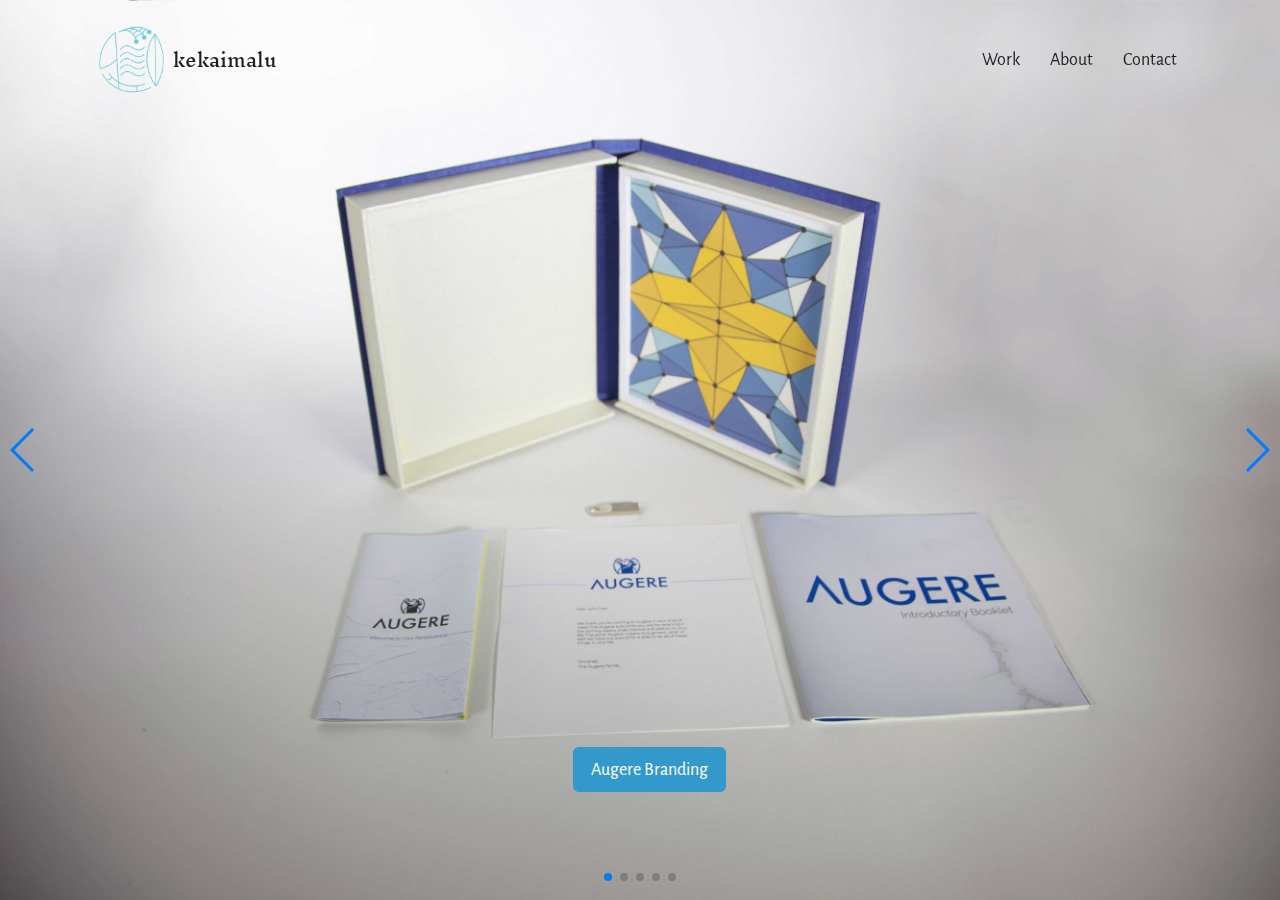
<file: index.html>
<!DOCTYPE html>
<html lang="en">
<head>
  <meta charset="utf-8">
  <title>kekaimalu portfolio | home</title>
  <meta name="viewport" content="width=device-width, initial-scale=1, minimum-scale=1, maximum-scale=1">

  <!-- Link Swiper's CSS -->
  <link rel="stylesheet" href="css/swiper.min.css">
  <link rel="stylesheet" href="css/style.css">

  <link href="https://fonts.googleapis.com/css?family=Inknut+Antiqua:300" rel="stylesheet">
  <link href="https://fonts.googleapis.com/css?family=Alegreya+Sans:300,300i" rel="stylesheet">

  <!-- Demo styles -->
  <style>
    html, body {
      position: relative;
      height: 100%;
      margin: 0;
    }
    .homepageimg{
      position: absolute;
		right: 0;
		bottom: 0;
		top:0;
		right:0;
		width: 100%;
		height: 100%;
		background-size: 100% 100%;
 		background-color: black; /* in case the video doesn't fit the whole page*/
  		background-image: /* our video */;
  		background-position: center center;
  		background-size: contain;
   		object-fit: cover; /*cover video background */
        margin: 0;
	}  
      }
    body {
      background: #eee;
      font-family: Helvetica Neue, Helvetica, Arial, sans-serif;
      font-size: 14px;
      color:#000;
      margin: 0;
      padding: 0;
    }
    .swiper-container {
      width: 100%;
      height: 100%;
      margin-left: auto;
      margin-right: auto;
    }
    .swiper-slide {
      text-align: center;
      font-size: 18px;
      background: #fff;

      /* Center slide text vertically */
      display: -webkit-box;
      display: -ms-flexbox;
      display: -webkit-flex;
      display: flex;
      -webkit-box-pack: center;
      -ms-flex-pack: center;
      -webkit-justify-content: center;
      justify-content: center;
      -webkit-box-align: center;
      -ms-flex-align: center;
      -webkit-align-items: center;
      align-items: center;
    }
  </style>
</head>
<body class="home">

    <header class="site-header navcolor">
        <div class="container">
            <div class="site-branding">
                <h1 class="dakinelogo">
                    <a href="index.html"><img src="img/logo.png" height="75px"></a>
                    <a href="index.html">kekaimalu</a>
                </h1>
            </div>
            <nav class="site-navigation">
                <ul class="nav">
                    <li>
                        <a href="work.html">Work</a>
                    </li>
                    <li>
                      <a href="about.html">About</a>
                  </li>
                    <li>
                        <a href="contact.html">Contact</a>
                    </li>
                </ul>
            </nav>
        </div>
        <!-- END CONTAINER -->
    </header>
    
<section>

  <!-- Swiper -->
  <div class="swiper-container">
    <div class="swiper-wrapper">
      <div class="swiper-slide">  
        <img src="img/augere_image.jpg" class="homepageimg">
        <button class="homepagebutton"><a href="augere.html">Augere Branding</a></button>
      </div>
      <div class="swiper-slide">
        <img src="img/mag.jpg" class="homepageimg">
        <button class="homepagebutton"><a href="magazine.html">Martial Arts Magazine</a></button>
      </div>
      <div class="swiper-slide">
        <img src="img/heilung.jpg" class="homepageimg">
        <button class="homepagebutton"><a href="heilung.html">Heilung UI</a></button>
      </div>
      <div class="swiper-slide">
        <img src="img/salem_journal_2.jpg" class="homepageimg">
        <button class="homepagebutton"><a href="salem.html">Salem City Logo</a></button>
      </div>
      <div class="swiper-slide">
          <img src="img/orderofio.jpg" class="homepageimg">
          <button class="homepagebutton"><a href="orderofio.html">Order of ‘Io Branding</a></button>
      </div>

    </div>
    <!-- Add Pagination -->
    <div class="swiper-pagination"></div>
    <!-- Add Arrows -->
    <div class="swiper-button-next"></div>
    <div class="swiper-button-prev"></div>
  </div>

</section>

  <!-- Swiper JS -->
  <script src="js/swiper.min.js"></script>
  <script src="js/script.js"></script>

  <!-- Initialize Swiper -->
  <script>
    var swiper = new Swiper('.swiper-container', {
      slidesPerView: 1,
      spaceBetween: 30,
      loop: true,
      pagination: {
        el: '.swiper-pagination',
        clickable: true,
      },
      navigation: {
        nextEl: '.swiper-button-next',
        prevEl: '.swiper-button-prev',
      },
    });
  </script>
</body>
</html>
</file>
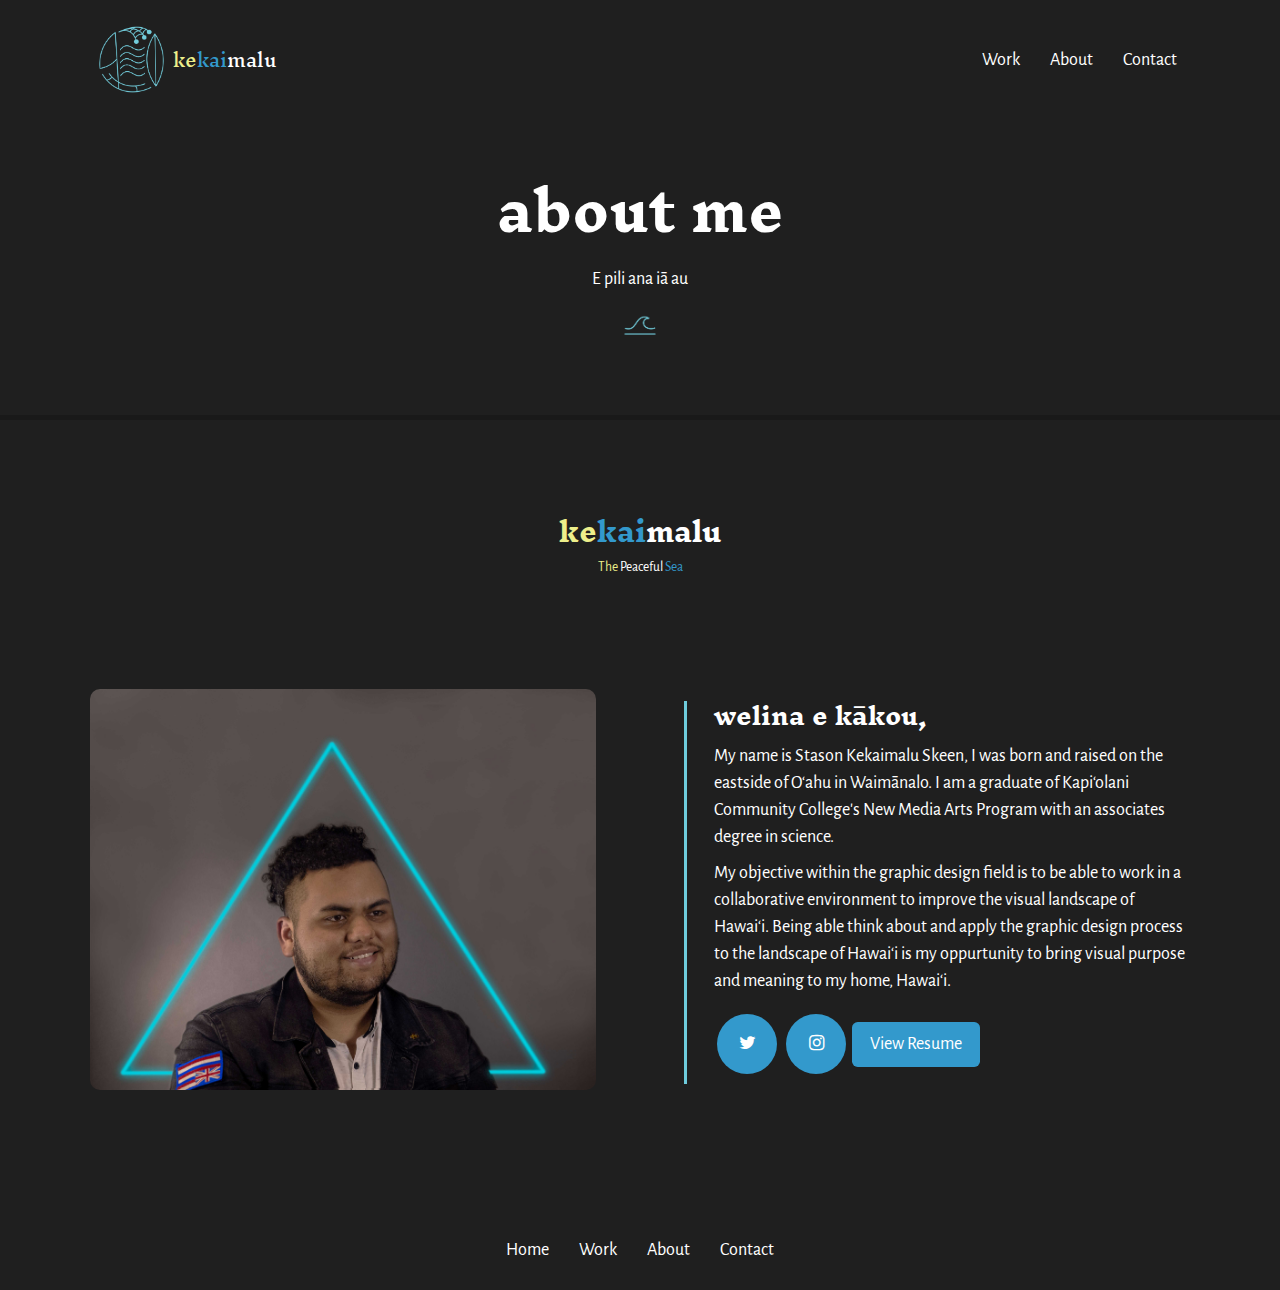
<file: about.html>
<!DOCTYPE html>
<html lang="en">
<head>
  <meta charset="utf-8">
  <title>kekaimalu portfolio | about</title>
  <meta name="viewport" content="width=device-width, initial-scale=1, minimum-scale=1, maximum-scale=1">

  <!-- Link Swiper's CSS -->
  <link rel="stylesheet" href="css/swiper.min.css">
  <link rel="stylesheet" href="css/style.css">
 

  <link href="https://fonts.googleapis.com/css?family=Inknut+Antiqua:300" rel="stylesheet">
  <link href="https://fonts.googleapis.com/css?family=Alegreya+Sans:300,300i" rel="stylesheet">
  <link rel="stylesheet" href="https://cdnjs.cloudflare.com/ajax/libs/font-awesome/4.7.0/css/font-awesome.min.css">
</head>

<body class="page-work">

<header class="site-header toggle-nav animated">
        <div class="container">
            <div class="site-branding">
                    <h1 class="dakinelogo">
                            <a href="index.html"><img src="img/logo.png" height="75px"></a>
                            <a href="index.html"><span class="yellowfont">ke</span><span class="bluefont">kai</span><span>malu</span></a>
                        </h1>
            </div>
            <nav class="site-navigation ">
                <div class="menu-button navicon"></div>
                <ul class="nav">
                    <li>
                        <a href="work.html">Work</a>
                    </li>
                    <li>
                      <a href="about.html">About</a>
                  </li>
                    <li>
                        <a href="contact.html">Contact</a>
                    </li>
                </ul>
            </nav>
            
        </div>
        <!-- END CONTAINER -->
    </header>

    <section class="hero text-centered pg-scroll">
            <h2 class="theheroheader">about me</h2>
            <p>E pili ana iā au</p>
            <img src="img/illus.png" height="50px">
            <img data-pg-speed="-1.5" src="img/pattern.png" alt="" class="hero-img">
        </section>

        <section>
            <h3 class="text-centered"><span class="yellowabout">ke</span><span class="blueabout">kai</span><span>malu</span></h3>
            <p class="aboutsubtext text-centered"><span class="yellowabout">The</span> <span>Peaceful</span> <span class="blueabout">Sea</span></p>
        </section>
        
        <section id="steps">
        <div class="container">
            <div class="one-half column">
                <img src="img/about/portfolio_portrait2.jpg" class="scale-with-grid aboutimg">
            </div>
             <div class="one-half column">
                    <article class="dakine-article">
                        <h4>welina e kākou,</h4>
                        <div class="">
                            <p>
                                My name is Stason Kekaimalu Skeen, I was born and raised on the eastside
                                of O‘ahu in Waimānalo. I am a graduate of Kapi‘olani Community College's 
                                New Media Arts Program with an associates degree in science.
                            </p>
                            <p>
                                    My objective within the graphic design field is to be able 
                                    to work in a collaborative environment to improve the visual 
                                    landscape of Hawai‘i. Being able think about and apply the graphic
                                    design process to the landscape of Hawai‘i is my oppurtunity to
                                    bring visual purpose and meaning to my home, Hawai‘i.
                            </p>
                    </div>
                    <a href="https://twitter.com/kekaimaluskeen" class="fa fa-twitter" target="_blank"></a>
                    <a href="https://www.instagram.com/kekaimaluskeen/" class="fa fa-instagram" target="_blank"></a>
                    <button><a href="img/about/newresume1.pdf" target="_blank">View Resume</a></button>
                    </article>
            </div>
            </div>
    </section>

    <footer class="site-footer">
            <div class="container">
                <nav class="site-navfooter">
                    <ul class="nav group">
                        <li>
                            <a href="index.html">Home</a>
                        </li>
                        <li>
                            <a href="work.html">Work</a>
                        </li>
                        <li>
                            <a href="about.html">About</a>
                        </li>
                        <li>
                            <a href="contact.html">Contact</a>
                        </li>
                    </ul>
                </nav>
            </div>
            <!-- END CONTAINER -->
        </footer>

     <!-- Swiper JS -->
  
  <script src="js/script.js"></script>
  <script src="js/paralax-pg.js"></script>

</body>
</html>
</file>
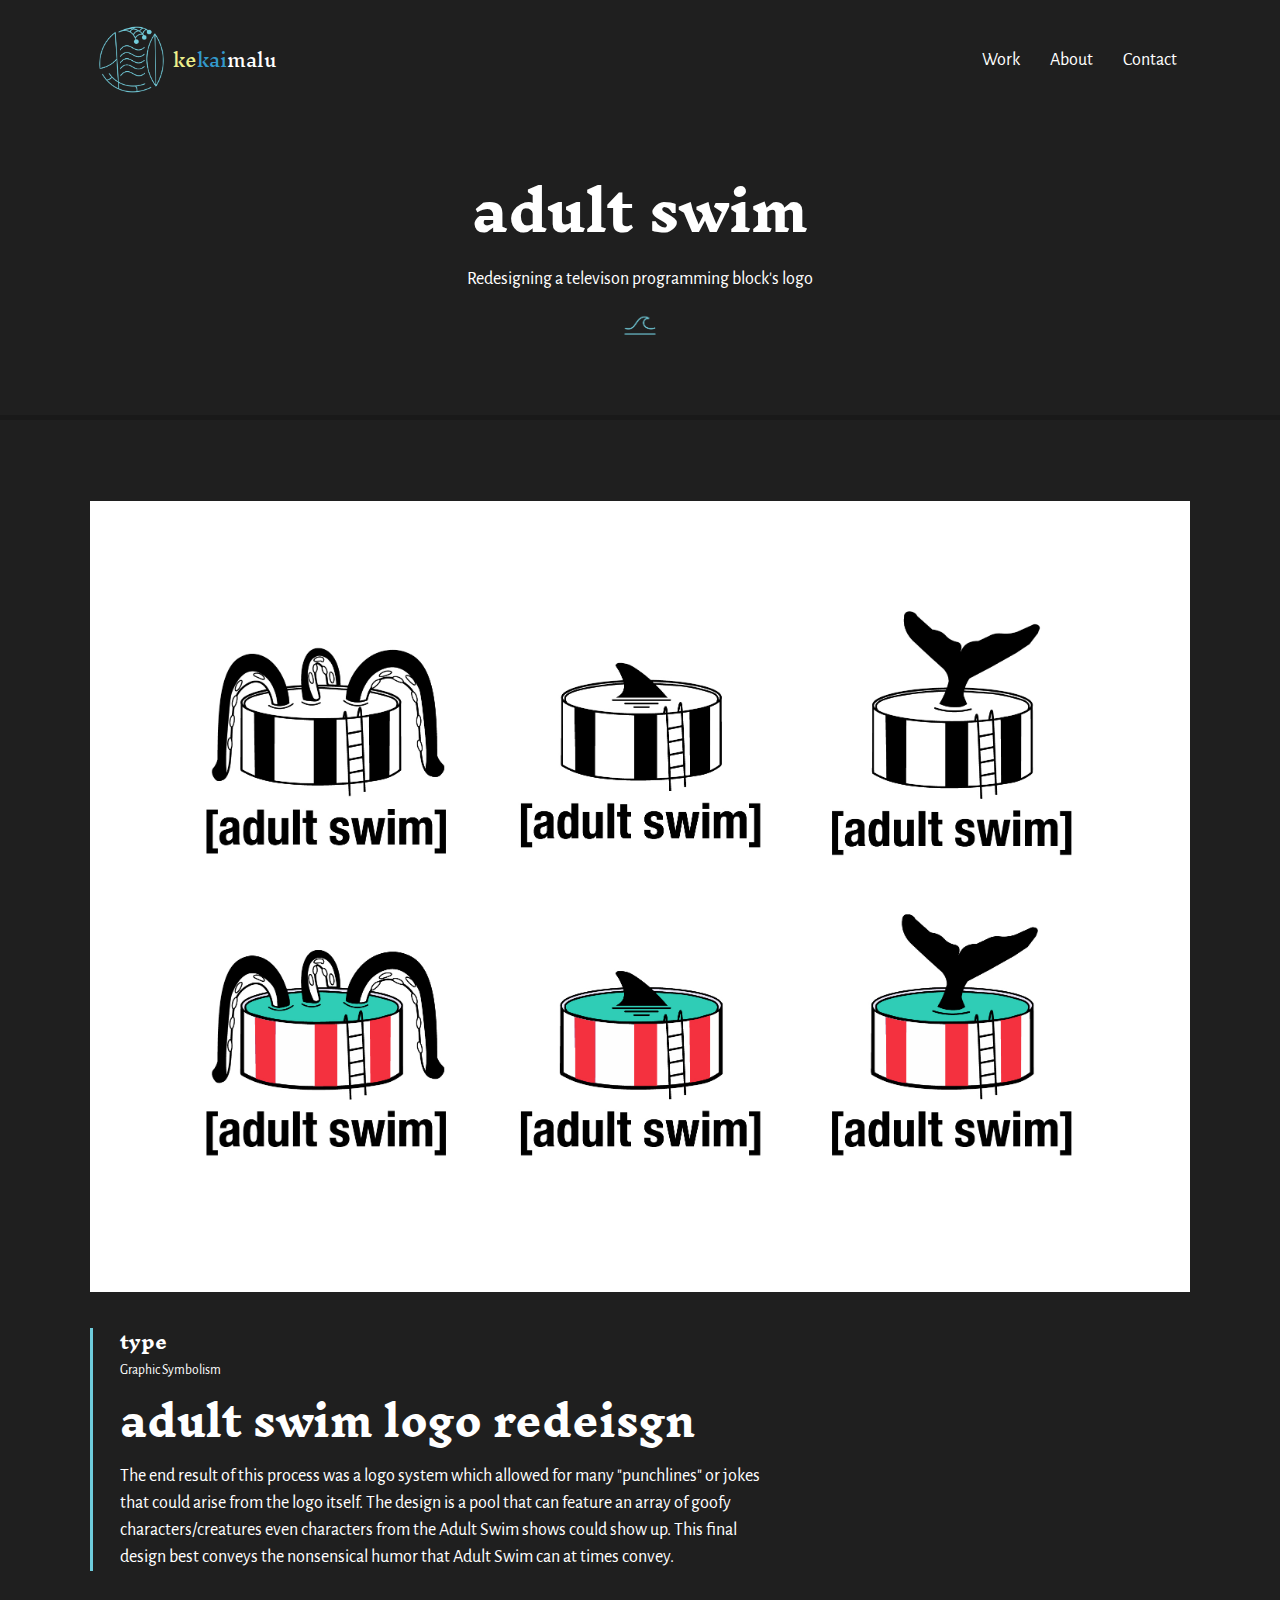
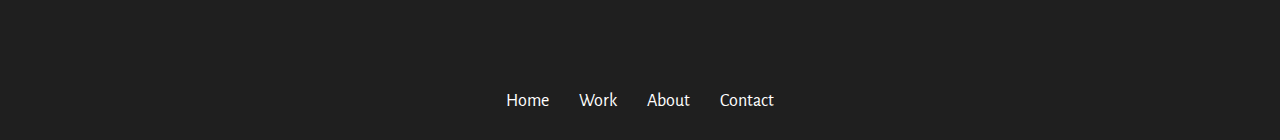
<file: adultswimlogo.html>
<!DOCTYPE html>
<html lang="en">
<head>
  <meta charset="utf-8">
  <title>kekaimalu portfolio | adult swim logo</title>
  <meta name="viewport" content="width=device-width, initial-scale=1, minimum-scale=1, maximum-scale=1">

  <!-- Link Swiper's CSS -->
  <link rel="stylesheet" href="css/swiper.min.css">
  <link rel="stylesheet" href="css/style.css">
 

  <link href="https://fonts.googleapis.com/css?family=Inknut+Antiqua:300" rel="stylesheet">
  <link href="https://fonts.googleapis.com/css?family=Alegreya+Sans:300,300i" rel="stylesheet">
</head>

<body class="page-work">

<header class="site-header toggle-nav animated">
        <div class="container">
            <div class="site-branding">
                    <h1 class="dakinelogo">
                            <a href="index.html"><img src="img/logo.png" height="75px"></a>
                            <a href="index.html"><span class="yellowfont">ke</span><span class="bluefont">kai</span><span>malu</span></a>
                        </h1>
            </div>
            <nav class="site-navigation ">
                <div class="menu-button navicon"></div>
                <ul class="nav">
                    <li>
                        <a href="work.html">Work</a>
                    </li>
                    <li>
                      <a href="about.html">About</a>
                  </li>
                    <li>
                        <a href="contact.html">Contact</a>
                    </li>
                </ul>
            </nav>
            
        </div>
        <!-- END CONTAINER -->
    </header>

    <section class="hero text-centered pg-scroll">
            <h2 class="theheroheader">adult swim</h2>
            <p>Redesigning a televison programming block's logo</p>
            <img src="img/illus.png" height="50px">
            <img data-pg-speed="-1.5" src="img/pattern.png" alt="" class="hero-img">
        </section>
        
        <section id="steps">
        <div class="container">     
        <div class="one-whole column">
                <img src="img/adultswim/finaladultswim.jpg" class="scale-with-grid">
        </div>
            <div class="one-whole column">
                    <article class="dakine-article">
                            <h6>type</h6>
                            <p class="date">Graphic Symbolism</p>
                            <h2>adult swim logo redeisgn</h2>
                            <p>The end result of this process was a logo system which allowed for many "punchlines" or jokes 
                                    that could arise from the logo itself. The design is a pool that can feature an array of goofy 
                                    characters/creatures even characters from the Adult Swim shows could show up. This final design 
                                    best conveys the nonsensical humor that Adult Swim can at times convey.</p>
                    </article>
            </div>
        </div>
        </div>
    </section>

    <footer class="site-footer">
            <div class="container">
                <nav class="site-navfooter">
                    <ul class="nav group">
                        <li>
                            <a href="index.html">Home</a>
                        </li>
                        <li>
                            <a href="work.html">Work</a>
                        </li>
                        <li>
                            <a href="about.html">About</a>
                        </li>
                        <li>
                            <a href="contact.html">Contact</a>
                        </li>
                    </ul>
                </nav>
            </div>
            <!-- END CONTAINER -->
        </footer>

     <!-- Swiper JS -->
  
  <script src="js/script.js"></script>
  <script src="js/paralax-pg.js"></script>

</body>
</html>
</file>
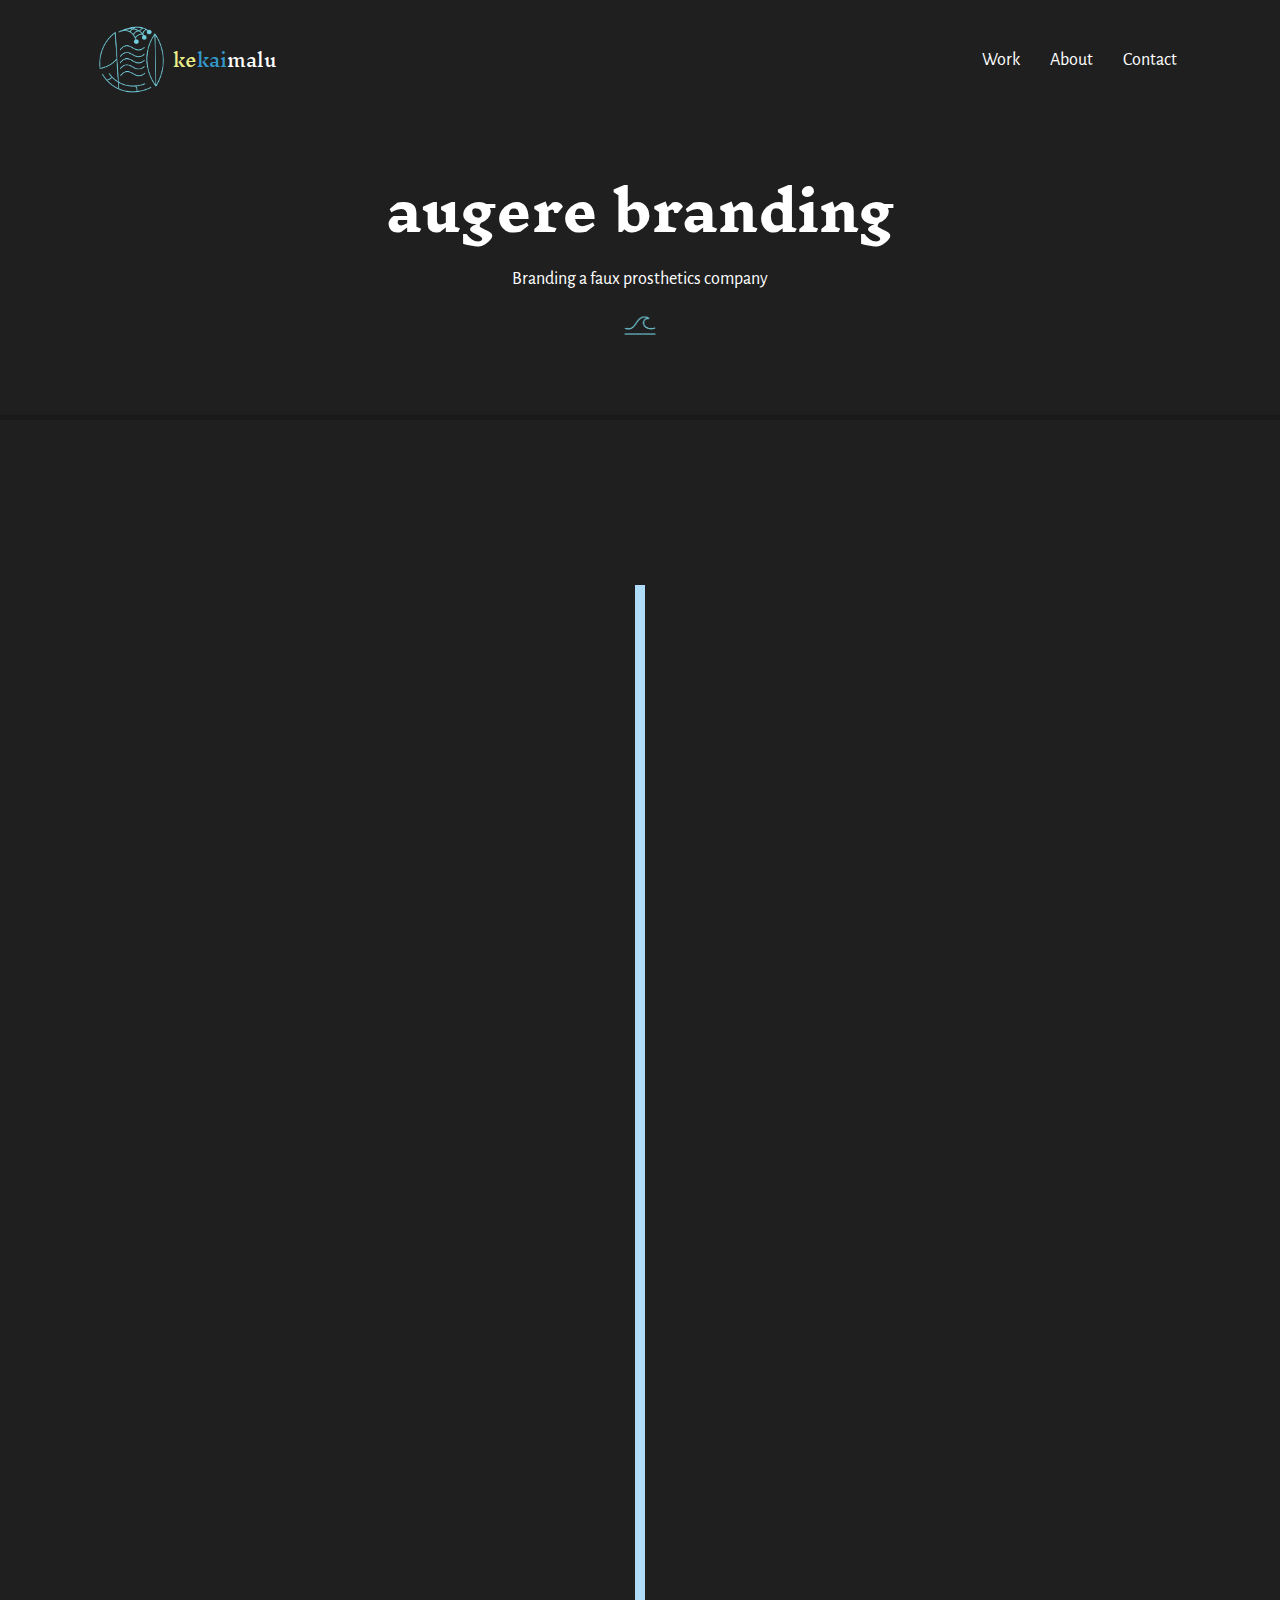
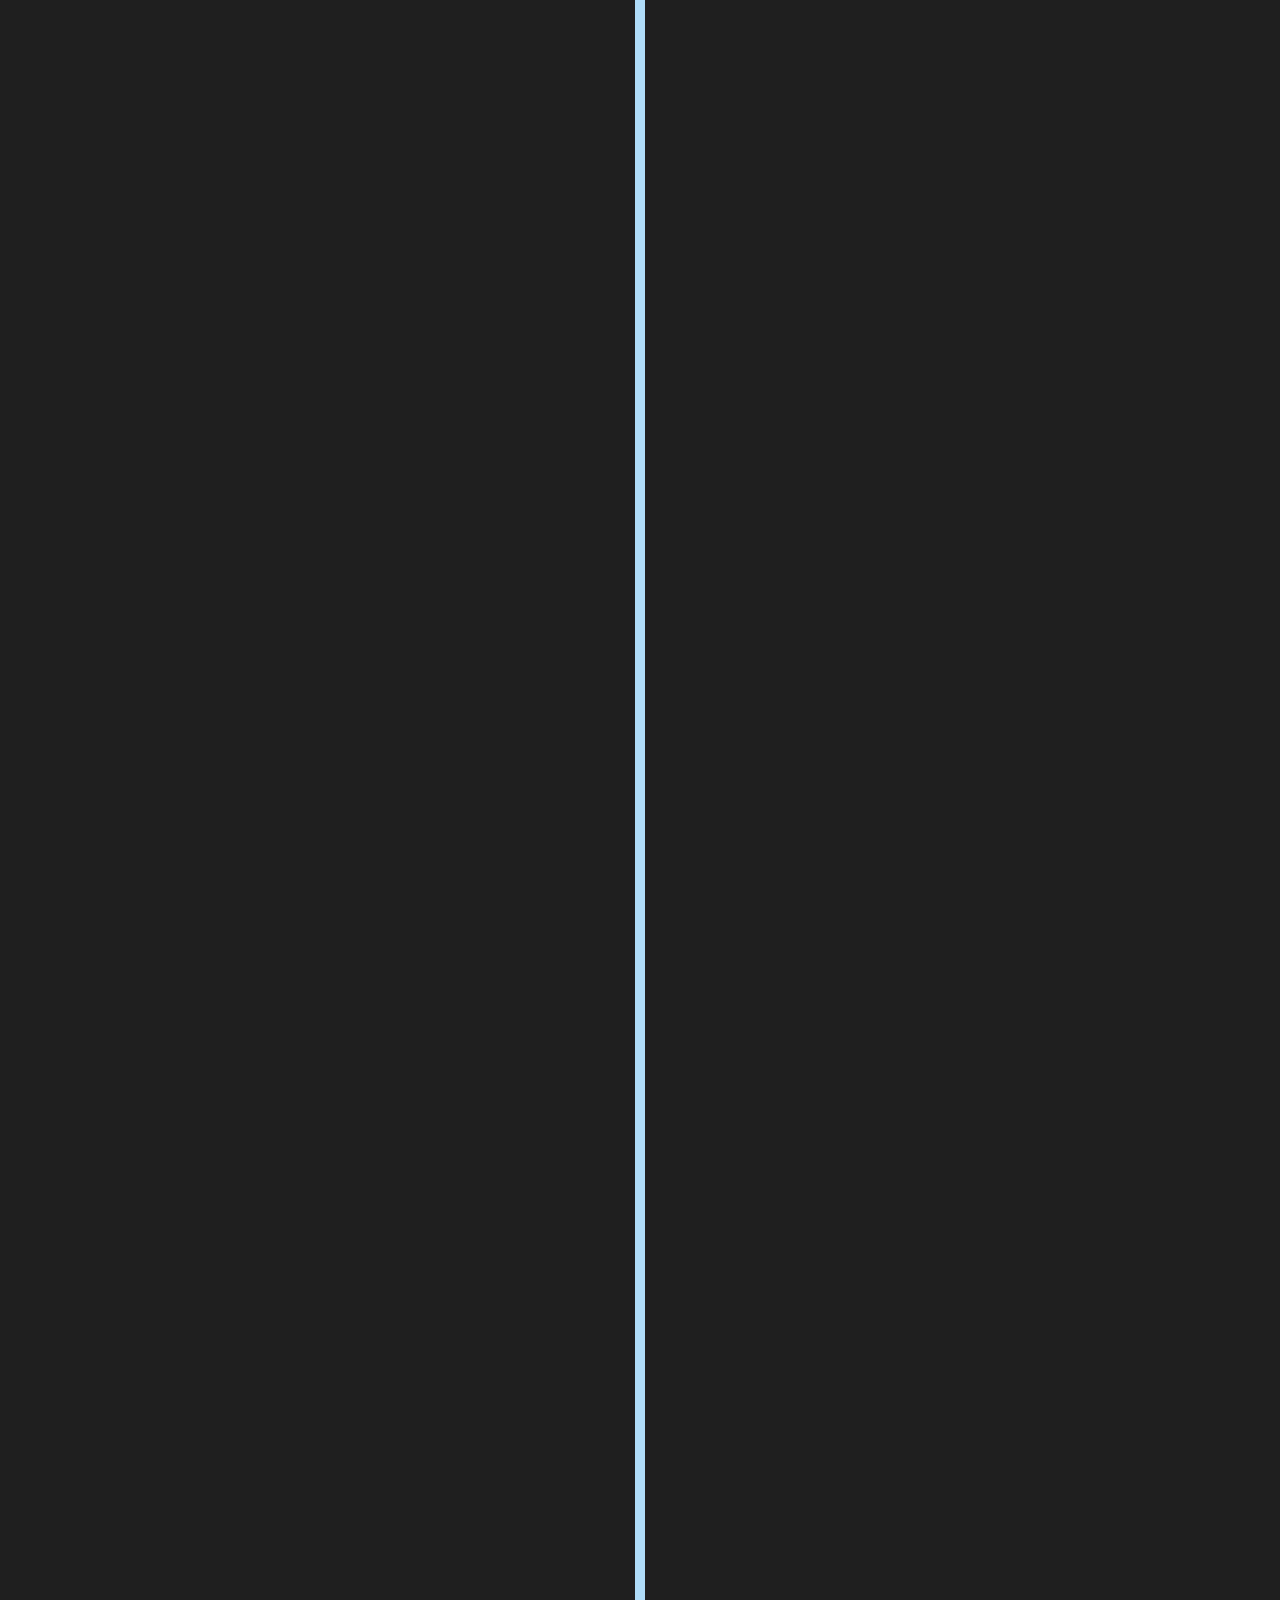
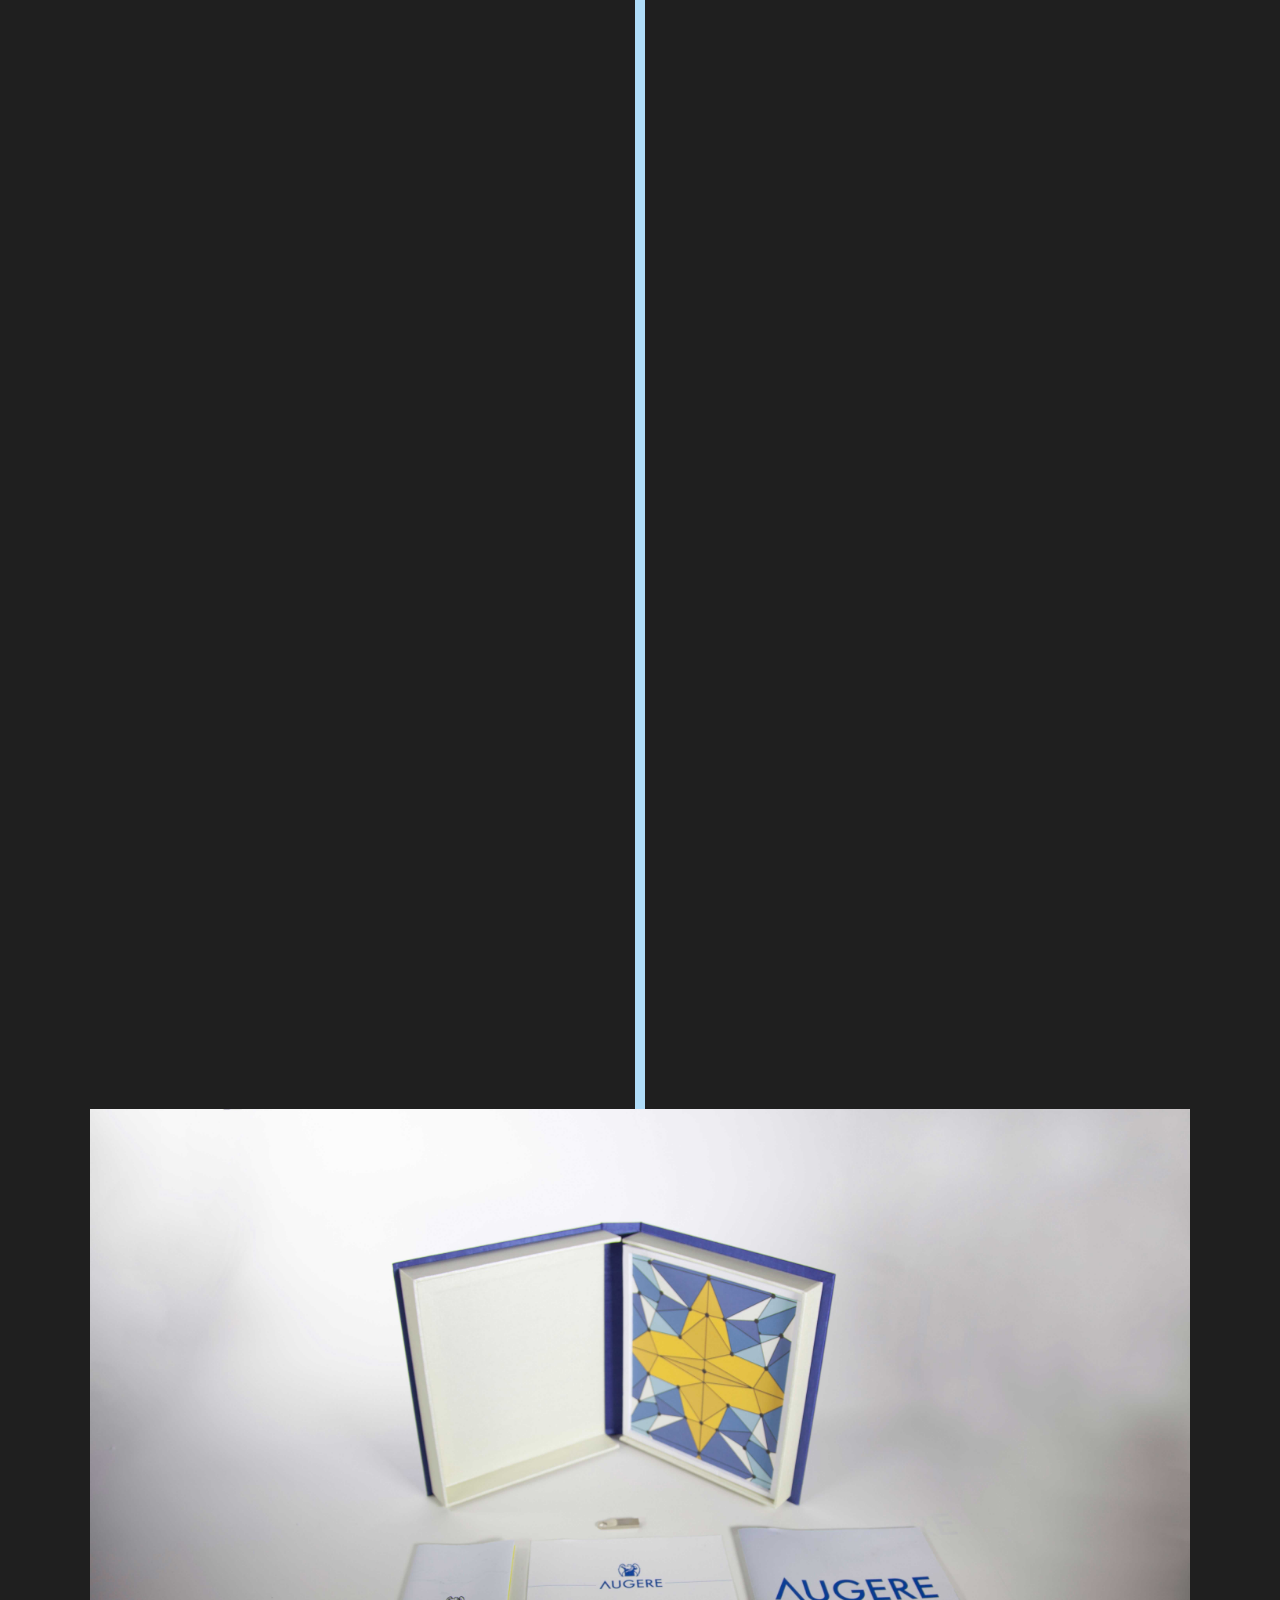
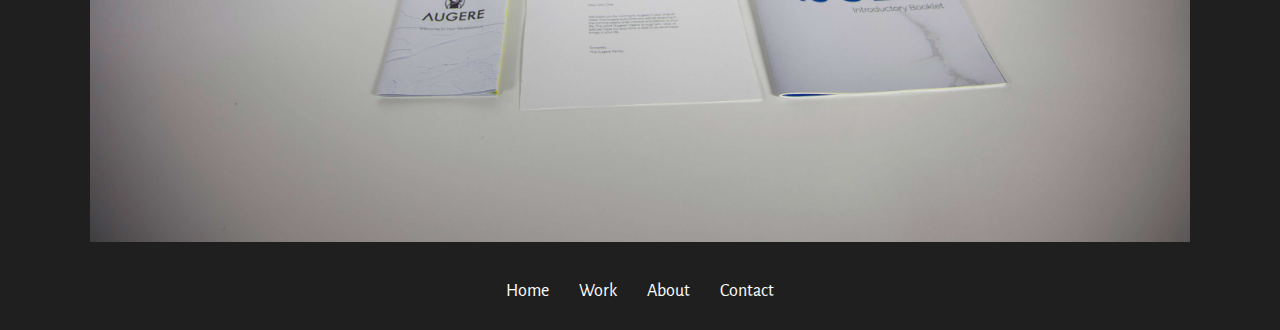
<file: augere.html>
<!DOCTYPE html>
<html lang="en">
<head>
  <meta charset="utf-8">
  <title>kekaimalu portfolio | augere branding</title>
  <meta name="viewport" content="width=device-width, initial-scale=1, minimum-scale=1, maximum-scale=1">

  <!-- Link Swiper's CSS -->
  <link rel="stylesheet" href="css/style.css">
  <link rel="stylesheet" href="css/revealer.css"> 
  <link rel="stylesheet" href="css/component.css">
  <link href="css/lightbox.css" rel="stylesheet">


  <link href="https://fonts.googleapis.com/css?family=Inknut+Antiqua:300" rel="stylesheet">
  <link href="https://fonts.googleapis.com/css?family=Alegreya+Sans:300,300i" rel="stylesheet">
</head>

<body class="page-work">

<header class="site-header toggle-nav animated">
        <div class="container">
            <div class="site-branding">
                <h1 class="dakinelogo">
                    <a href="index.html"><img src="img/logo.png" height="75px"></a>
                    <a href="index.html"><span class="yellowfont">ke</span><span class="bluefont">kai</span><span>malu</span></a>
                </h1>
            </div>
            <nav class="site-navigation ">
                <div class="menu-button navicon"></div>
                <ul class="nav">
                    <li>
                        <a href="work.html">Work</a>
                    </li>
                    <li>
                      <a href="about.html">About</a>
                  </li>
                    <li>
                        <a href="contact.html">Contact</a>
                    </li>
                </ul>
            </nav>
            
        </div>
        <!-- END CONTAINER -->
    </header>

    <section class="hero text-centered pg-scroll">
            <h2 class="theheroheader">augere branding</h2>
            <p>Branding a faux prosthetics company</p>
            <img src="img/illus.png" height="50px">
            <img data-pg-speed="-1.5" src="img/pattern.png" alt="" class="hero-img">
        </section>
        
    <section id="">
        <section>
            <div class="container">
              <ul class="cbp_tmtimeline">

                <li>
                  <div class="row revealer mysection1">
                    <div class="one-half column revealme1">
                      <a href="img/augere/branding1.jpg" class="scale-with-grid" data-lightbox="picture" data-title="Brand Identity: Understanding the Augere brand"> <img src="img/augere/branding1.jpg" class="scale-with-grid"></a>
                    </div>
          
                    <div class="one-half column revealme2">
                      <div class="cbp_tmlabel">
                        <h2>brand identity</h2>
                        <p>
                          Before beginning the process of designing I had to begin with understanding the 
                          identity, purpose, and meaning of the Augere brand. Since Augere is a faux prosthetics 
                          company I created I could make up it's identity myself. I wanted the brand to be futuristic 
                          and sci-fi but also reminiscent of the Italian Renaissance, the main focus of the comapny being 
                          furthering medical science through helping those who have lost limbs.
                        </p>
                      </div>
                    </div>
                  </div>
                </li>

                <li>
                  <div class="row revealer mysection1">
                    <div class="one-half column revealme1">
                      <a href="img/augere/closed.jpg" class="scale-with-grid" data-lightbox="picture" data-title="Packaging: Closed clamshell box with welcome package placed atop"> <img src="img/augere/closed.jpg" class="scale-with-grid"></a>
                      <a href="img/augere/open.jpg" class="scale-with-grid" data-lightbox="picture" data-title="Packaging: Open clamshell box with welcome package placed before it"> <img src="img/augere/open.jpg" class="scale-with-grid"></a>
                    </div>
          
                    <div class="one-half column revealme2">
                      <div class="cbp_tmlabel">
                        <h2>packaging</h2>
                        <p>
                          A patient who is about to receieve a new Augere prosthetic limb will receive a clamshell box 
                          package that contains a thank you letter, an informational brochure about Augere, a booklet 
                          detailing the operations of the Augere prosthetic, and a science fiction flash drive that the 
                          patient can plug into their new limb to install some type of additional functionality.
                        </p>
                      </div>
                    </div>
                  </div>
                </li>

                <li>
                  <div class="row revealer mysection1">
                    <div class="one-half column revealme1">
                      <a href="img/augere/brochure1.JPG" class="scale-with-grid" data-lightbox="picture" data-title="Brochure: Inner side of the Augere introductory brochure"> <img src="img/augere/brochure1.JPG" class="scale-with-grid"></a>
                      <a href="img/augere/brochure2.JPG" class="scale-with-grid" data-lightbox="picture" data-title="Brochure: Outer side of the Augere introductory brochure"> <img src="img/augere/brochure2.JPG" class="scale-with-grid"></a>
                    </div>
          
                    <div class="one-half column revealme2">
                      <div class="cbp_tmlabel">
                        <h2>brochure</h2>
                        <p>
                          The brochure details the Augere company and allows the new prosthetic recipient a chance to better 
                          understand the company gifting them a new prosthetic. This helps add another more "human" element to 
                          the company. The imagery within the brochure draws a lot from the Italian Renaissance featuring 
                          Renaissance paintings and marble.
                        </p>
                      </div>
                    </div>
                  </div>
                </li>

                <li>
                  <div class="row revealer mysection1">
                    <div class="one-half column revealme1">
                      <a href="img/augere/letter.JPG" class="scale-with-grid" data-lightbox="picture" data-title="Letter: Personalized letter for the prosthetic limb recipient"> <img src="img/augere/letter.JPG" class="scale-with-grid"></a>
                    </div>
          
                    <div class="one-half column revealme2">
                      <div class="cbp_tmlabel">
                        <h2>letter</h2>
                        <p>
                          To further add another layer of caring to the Augere welcome package, a personalized thank you and 
                          welcome note is added. The letter is especially written for every individual patient/recipient of and Augere 
                          prosthetic limb.
                        </p>
                      </div>
                    </div>
                  </div>
                </li>

                <li>
                    <div class="row revealer mysection1">
                      <div class="one-half column revealme1">
                        <a href="img/augere/booklet.JPG" class="scale-with-grid" data-lightbox="picture" data-title="Booklet: Instructional booklet covering the operations of the prosthetic limb"> <img src="img/augere/booklet.JPG" class="scale-with-grid"></a>
                      </div>
            
                      <div class="one-half column revealme2">
                        <div class="cbp_tmlabel">
                          <h2>booklet</h2>
                          <p>
                            Before receiving their new Augere prosthetic limb the patient will also receive a booklet that 
                            details the functionality, settings, information, etc. about how to operate this new technology.
                            The booklet and it's design makes understanding and operating the prosthetic limb much easier. The 
                            booklet features the a mix of futurism and Renaissance sketches furthering the Augere brand&nbsp;identity.
                          </p>
                        </div>
                      </div>
                    </div>
                  </li>

                  <li>
                    <div class="row revealer mysection1">
                      <div class="one-half column revealme1">

                          <!-- mp4 Lightbox -->
                        <video autoplay loop>
                          <a href="img/augere/app.mp4" class="scale-with-grid" data-lightbox="picture" data-title="Mobile App: Paired with the Augere prosthetic limb the mobile app allows for functionality">
                        </video>


                          <video autoplay loop class="scale-with-grid">
                          <source src="img/augere/app.mp4" type="video/mp4">
                        </video>
                      </a>
                      </div>
            
                      <div class="one-half column revealme2">
                        <div class="cbp_tmlabel">
                          <h2>mobile app</h2>
                          <p>
                            The mobile app allows for more functionality for the Augere prosthetic user and the Augere prosthetic 
                            device. The "Auto-Limb Functions" tab allows the user to add different functions to the auto-limb to enhance 
                            their experience with it. The "Calibration" tab recalibrates the auto-limb so that movement and control remains 
                            at normal function. The "Augere" tab allows the user to contact Augere for whatever reason needed related to their 
                            prosthetic&nbsp;limb.
                          </p>
                        </div>
                      </div>
                    </div>
                  </li>

              </ul>
              <div class="one-whole column">
                  <img class="scale-with-grid" src="img/augere_image.jpg">
                </div>
            </div>
          </section>
    </section>

    <footer class="site-footer">
        <div class="container">
            <nav class="site-navfooter">
                <ul class="nav group">
                    <li>
                        <a href="index.html">Home</a>
                    </li>
                    <li>
                        <a href="work.html">Work</a>
                    </li>
                    <li>
                        <a href="about.html">About</a>
                    </li>
                    <li>
                        <a href="contact.html">Contact</a>
                    </li>
                </ul>
            </nav>
        </div>
        <!-- END CONTAINER -->
    </footer>

      
     <!-- Swiper JS -->
  
  <script src="js/script.js"></script>
  <script src="js/paralax-pg.js"></script>
  <script src="js/lightbox.js"></script>
  <script src="js/lightbox-plus-jquery.js"></script>

</body>
</html>
</file>
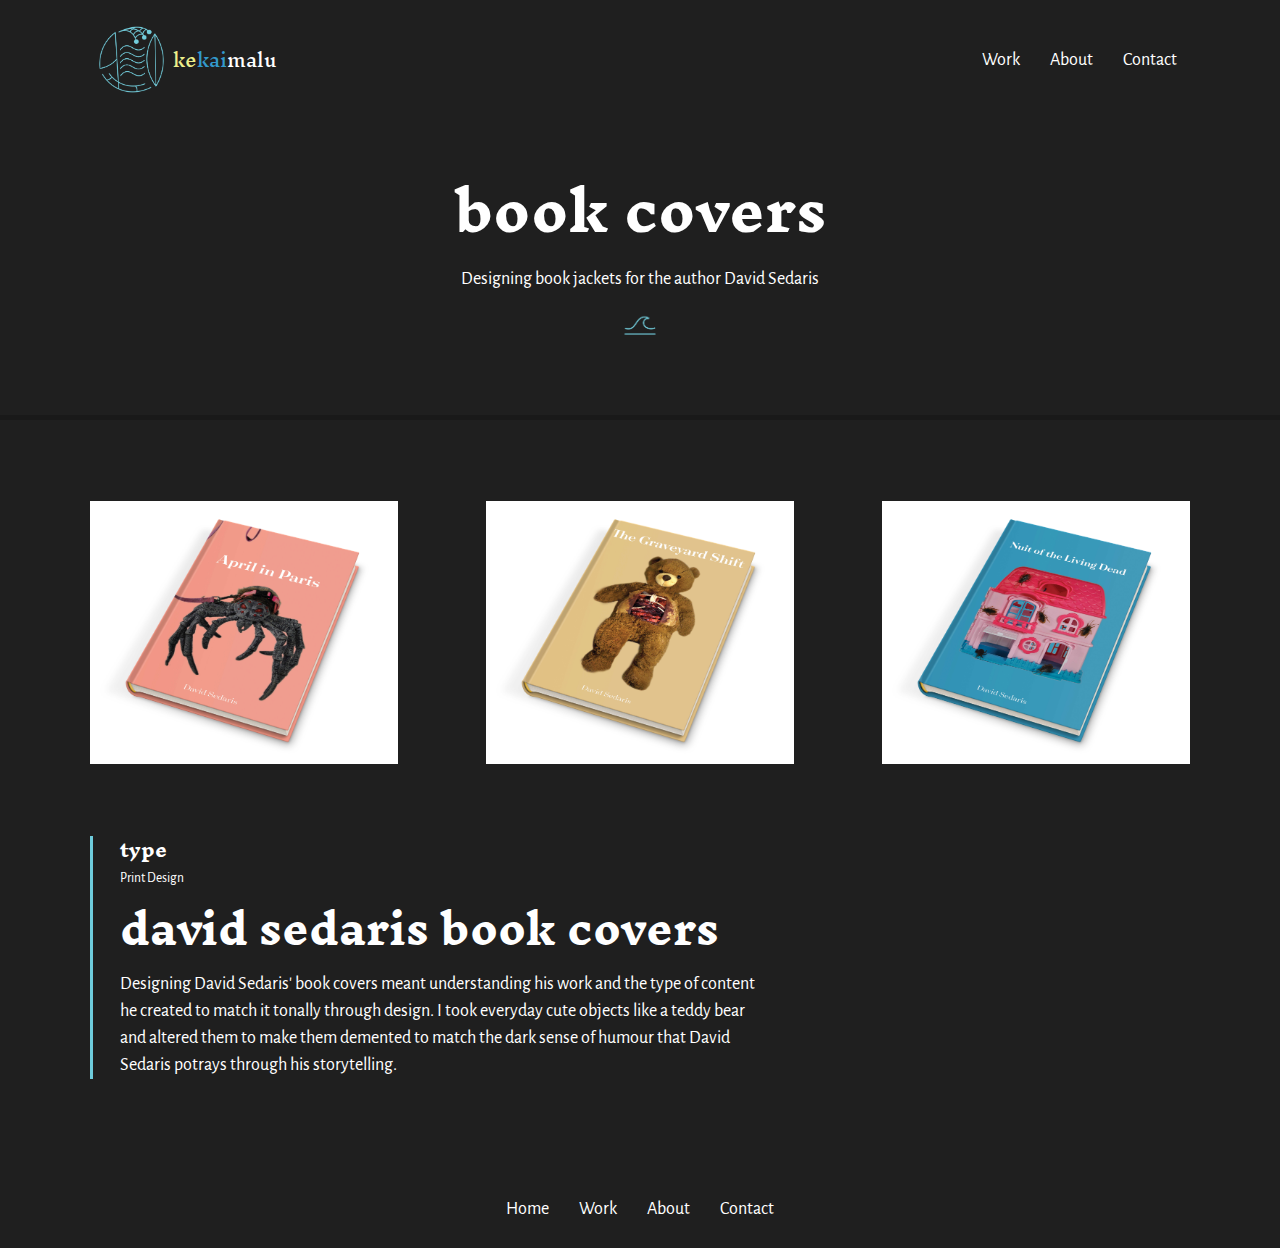
<file: books.html>
<!DOCTYPE html>
<html lang="en">
<head>
  <meta charset="utf-8">
  <title>kekaimalu portfolio | book cover</title>
  <meta name="viewport" content="width=device-width, initial-scale=1, minimum-scale=1, maximum-scale=1">

  <!-- Link Swiper's CSS -->
  <link rel="stylesheet" href="css/swiper.min.css">
  <link rel="stylesheet" href="css/style.css">

  <link href="https://fonts.googleapis.com/css?family=Inknut+Antiqua:300" rel="stylesheet">
  <link href="https://fonts.googleapis.com/css?family=Alegreya+Sans:300,300i" rel="stylesheet">
</head>

<body class="page-work">

<header class="site-header toggle-nav animated">
        <div class="container">
            <div class="site-branding">
                    <h1 class="dakinelogo">
                            <a href="index.html"><img src="img/logo.png" height="75px"></a>
                            <a href="index.html"><span class="yellowfont">ke</span><span class="bluefont">kai</span><span>malu</span></a>
                        </h1>
            </div>
            <nav class="site-navigation ">
                <div class="menu-button navicon"></div>
                <ul class="nav">
                    <li>
                        <a href="work.html">Work</a>
                    </li>
                    <li>
                      <a href="about.html">About</a>
                  </li>
                    <li>
                        <a href="contact.html">Contact</a>
                    </li>
                </ul>
            </nav>
            
        </div>
        <!-- END CONTAINER -->
    </header>

    <section class="hero text-centered pg-scroll">
            <h2 class="theheroheader">book covers</h2>
            <p>Designing book jackets for the author David Sedaris</p>
            <img src="img/illus.png" height="50px">
            <img data-pg-speed="-1.5" src="img/pattern.png" alt="" class="hero-img">
        </section>
        
        <section id="steps">
        <div class="container">
        <div class="row center">   
            <div class="one-third column">
                <img src="img/books/april_in_paris.jpg" class="scale-with-grid">
            </div>
            <div class="one-third column">
                <img src="img/books/the_graveyard_shift.jpg" class="scale-with-grid">
            </div>
            <div class="one-third column">
                    <img src="img/books/nuit_of_the_living_dead.jpg" class="scale-with-grid">
                </div>
        </div> 
            <div class="one-whole column">
                    <article class="dakine-article">
                            <h6>type</h6>
                            <p class="date">Print Design</p>
                            <h2>david sedaris book covers</h2>
                            <p>
                                Designing David Sedaris' book covers meant understanding his work 
                                and the type of content he created to match it tonally through 
                                design. I took everyday cute objects like a teddy bear and altered them 
                                to make them demented to match the dark sense of humour that David Sedaris 
                                potrays through his storytelling.
                            </p>
                    </article>
            </div>
        </div>
        </div>
    </section>

    <footer class="site-footer">
            <div class="container">
                <nav class="site-navfooter">
                    <ul class="nav group">
                        <li>
                            <a href="index.html">Home</a>
                        </li>
                        <li>
                            <a href="work.html">Work</a>
                        </li>
                        <li>
                            <a href="about.html">About</a>
                        </li>
                        <li>
                            <a href="contact.html">Contact</a>
                        </li>
                    </ul>
                </nav>
            </div>
            <!-- END CONTAINER -->
        </footer>

     <!-- Swiper JS -->
  
  <script src="js/script.js"></script>
  <script src="js/paralax-pg.js"></script>

</body>
</html>
</file>
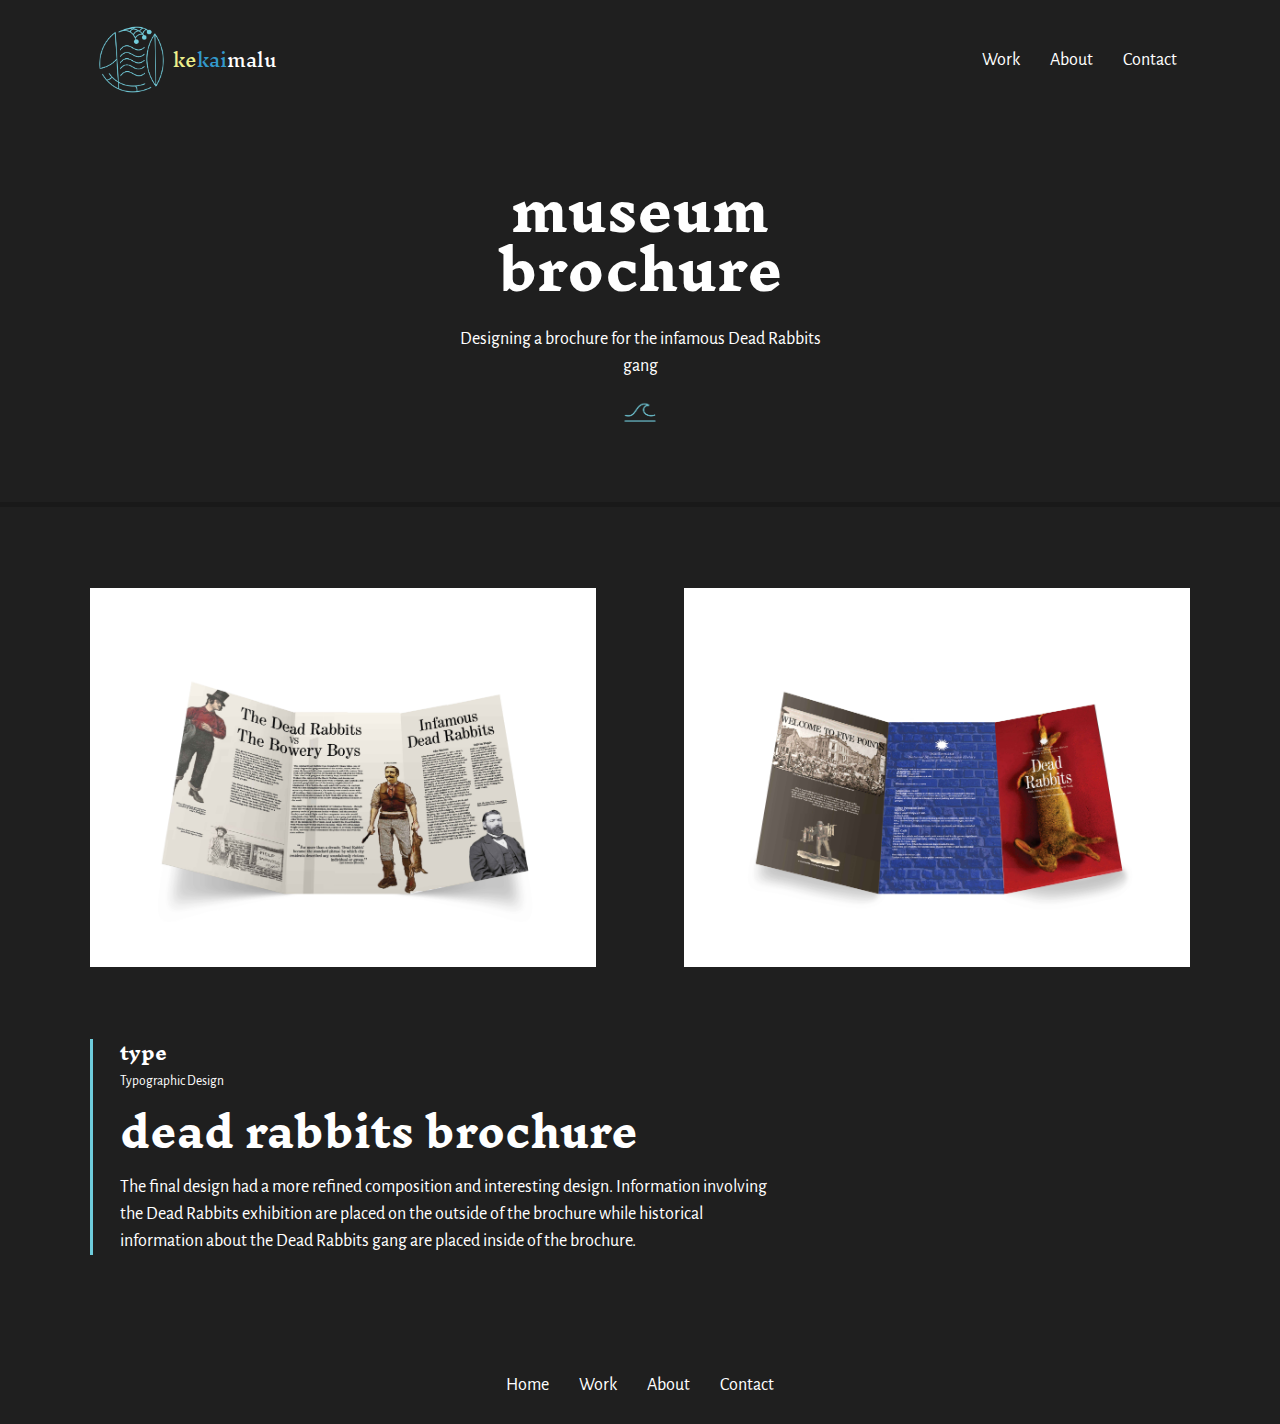
<file: brochure.html>
<!DOCTYPE html>
<html lang="en">
<head>
  <meta charset="utf-8">
  <title>kekaimalu portfolio | dead rabbits brochure</title>
  <meta name="viewport" content="width=device-width, initial-scale=1, minimum-scale=1, maximum-scale=1">

  <!-- Link Swiper's CSS -->
  <link rel="stylesheet" href="css/swiper.min.css">
  <link rel="stylesheet" href="css/style.css">

  <link href="https://fonts.googleapis.com/css?family=Inknut+Antiqua:300" rel="stylesheet">
  <link href="https://fonts.googleapis.com/css?family=Alegreya+Sans:300,300i" rel="stylesheet">
</head>

<body class="page-work">

<header class="site-header toggle-nav animated">
        <div class="container">
            <div class="site-branding">
                    <h1 class="dakinelogo">
                            <a href="index.html"><img src="img/logo.png" height="75px"></a>
                            <a href="index.html"><span class="yellowfont">ke</span><span class="bluefont">kai</span><span>malu</span></a>
                        </h1>
            </div>
            <nav class="site-navigation ">
                <div class="menu-button navicon"></div>
                <ul class="nav">
                    <li>
                        <a href="work.html">Work</a>
                    </li>
                    <li>
                      <a href="about.html">About</a>
                  </li>
                    <li>
                        <a href="contact.html">Contact</a>
                    </li>
                </ul>
            </nav>
            
        </div>
        <!-- END CONTAINER -->
    </header>

    <section class="hero text-centered pg-scroll">
            <h2 class="theheroheader">museum brochure</h2>
            <p>Designing a brochure for the infamous Dead Rabbits gang</p>
            <img src="img/illus.png" height="50px">
            <img data-pg-speed="-1.5" src="img/pattern.png" alt="" class="hero-img">
        </section>
        
        <section id="steps">
        <div class="container">
        <div class="row center">   
            <div class="one-half column">
                <img src="img/brochure/brochureinside.jpg" class="scale-with-grid">
            </div>
            <div class="one-half column">
                <img src="img/brochure/brochureoutside.jpg" class="scale-with-grid">
            </div>
        </div> 
            <div class="one-whole column">
                    <article class="dakine-article">
                            <h6>type</h6>
                            <p class="date">Typographic Design</p>
                            <h2>dead rabbits brochure</h2>
                            <p>The final design had a more refined 
                                    composition and interesting design. Information 
                                    involving the Dead Rabbits exhibition are placed on 
                                    the outside of the brochure while historical information 
                                    about the Dead Rabbits gang are placed inside of the brochure.</p>
                    </article>
            </div>
        </div>
        </div>
    </section>

    <footer class="site-footer">
            <div class="container">
                <nav class="site-navfooter">
                    <ul class="nav group">
                        <li>
                            <a href="index.html">Home</a>
                        </li>
                        <li>
                            <a href="work.html">Work</a>
                        </li>
                        <li>
                            <a href="about.html">About</a>
                        </li>
                        <li>
                            <a href="contact.html">Contact</a>
                        </li>
                    </ul>
                </nav>
            </div>
            <!-- END CONTAINER -->
        </footer>

     <!-- Swiper JS -->
  
  <script src="js/script.js"></script>
  <script src="js/paralax-pg.js"></script>

</body>
</html>
</file>
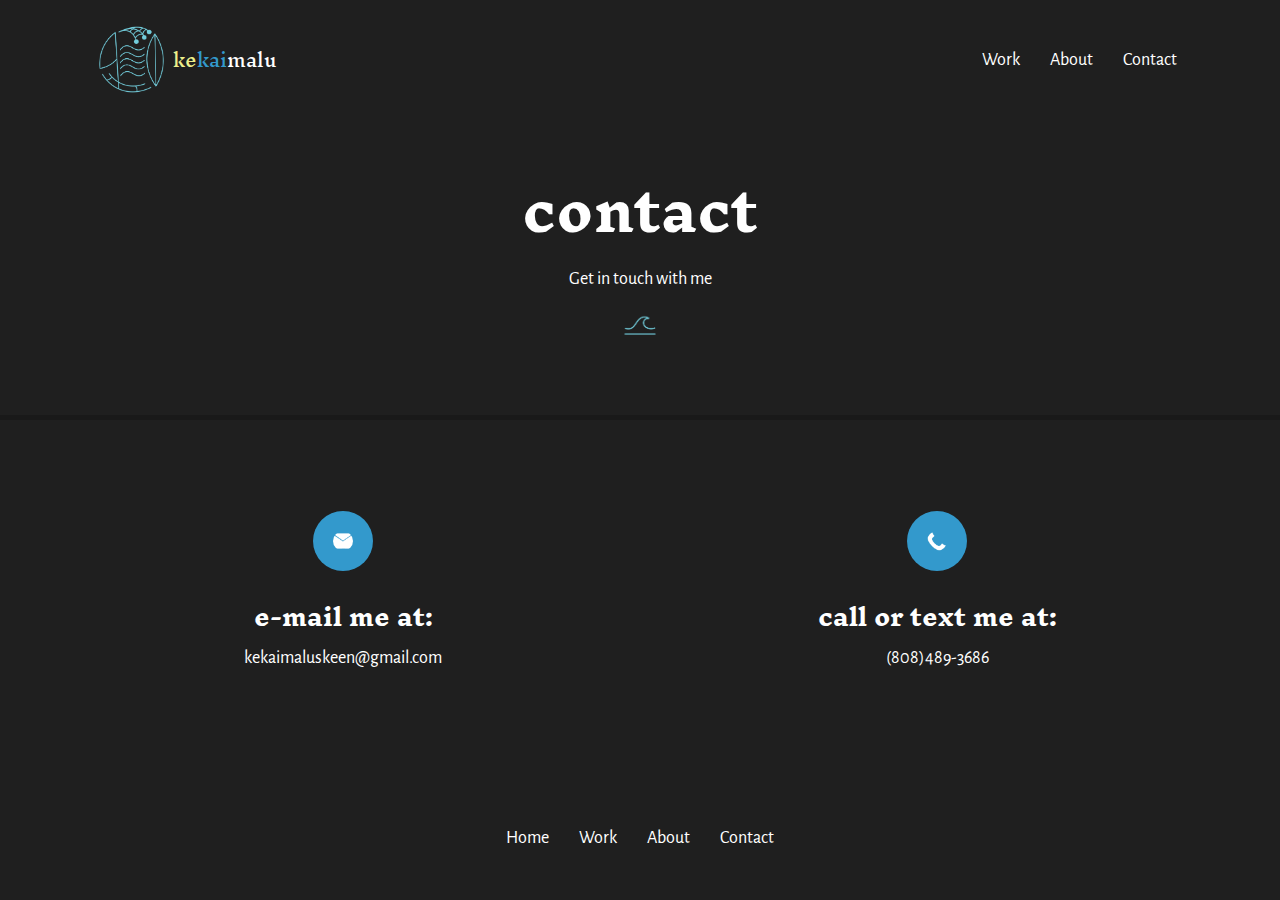
<file: contact.html>
<!DOCTYPE html>
<html lang="en">
<head>
  <meta charset="utf-8">
  <title>kekaimalu portfolio | contact</title>
  <meta name="viewport" content="width=device-width, initial-scale=1, minimum-scale=1, maximum-scale=1">

  <!-- Link Swiper's CSS -->
  <link rel="stylesheet" href="css/swiper.min.css">
  <link rel="stylesheet" href="css/style.css">
 

  <link href="https://fonts.googleapis.com/css?family=Inknut+Antiqua:300" rel="stylesheet">
  <link href="https://fonts.googleapis.com/css?family=Alegreya+Sans:300,300i" rel="stylesheet">
  <link rel="stylesheet" href="https://cdnjs.cloudflare.com/ajax/libs/font-awesome/4.7.0/css/font-awesome.min.css">
</head>

<body class="page-work">

<header class="site-header toggle-nav animated">
        <div class="container">
            <div class="site-branding">
                    <h1 class="dakinelogo">
                            <a href="index.html"><img src="img/logo.png" height="75px"></a>
                            <a href="index.html"><span class="yellowfont">ke</span><span class="bluefont">kai</span><span>malu</span></a>
                        </h1>
            </div>
            <nav class="site-navigation ">
                <div class="menu-button navicon"></div>
                <ul class="nav">
                    <li>
                        <a href="work.html">Work</a>
                    </li>
                    <li>
                      <a href="about.html">About</a>
                  </li>
                    <li>
                        <a href="contact.html">Contact</a>
                    </li>
                </ul>
            </nav>
            
        </div>
        <!-- END CONTAINER -->
    </header>

    <section class="hero text-centered pg-scroll">
            <h2 class="theheroheader">contact</h2>
            <p>Get in touch with me</p>
            <img src="img/illus.png" height="50px">
            <img data-pg-speed="-1.5" src="img/pattern.png" alt="" class="hero-img">
        </section>
        
        <section id="steps">
        <div class="container">
            <div class="one-half column">
                    <article class="text-centered">
                        <a href="mailto:kekaimaluskeen@gmail.com"><img src="img/mail.png" class="contact-me-palala" height="20px"></a>
                        <h4>e-mail me at:</h4>
                        <a href="mailto:kekaimaluskeen@gmail.com">kekaimaluskeen@gmail.com</a>
                    </article>
               
            </div>
             <div class="one-half column">
                    <article class="text-centered">
                            <a href="tel:(808)489-3686"><img src="img/phone.png" class="contact-me-palala" height="20px"></a>
                            <h4>call or text me at:</h4>
                            <a href="tel:(808)489-3686">(808)489-3686</a>
                    </article>
            </div>
            </div>
    </section>

    <footer class="site-footer">
            <div class="container">
                <nav class="site-navfooter">
                    <ul class="nav group">
                        <li>
                            <a href="index.html">Home</a>
                        </li>
                        <li>
                            <a href="work.html">Work</a>
                        </li>
                        <li>
                            <a href="about.html">About</a>
                        </li>
                        <li>
                            <a href="contact.html">Contact</a>
                        </li>
                    </ul>
                </nav>
            </div>
            <!-- END CONTAINER -->
        </footer>

     <!-- Swiper JS -->
  
  <script src="js/script.js"></script>
  <script src="js/paralax-pg.js"></script>

</body>
</html>
</file>
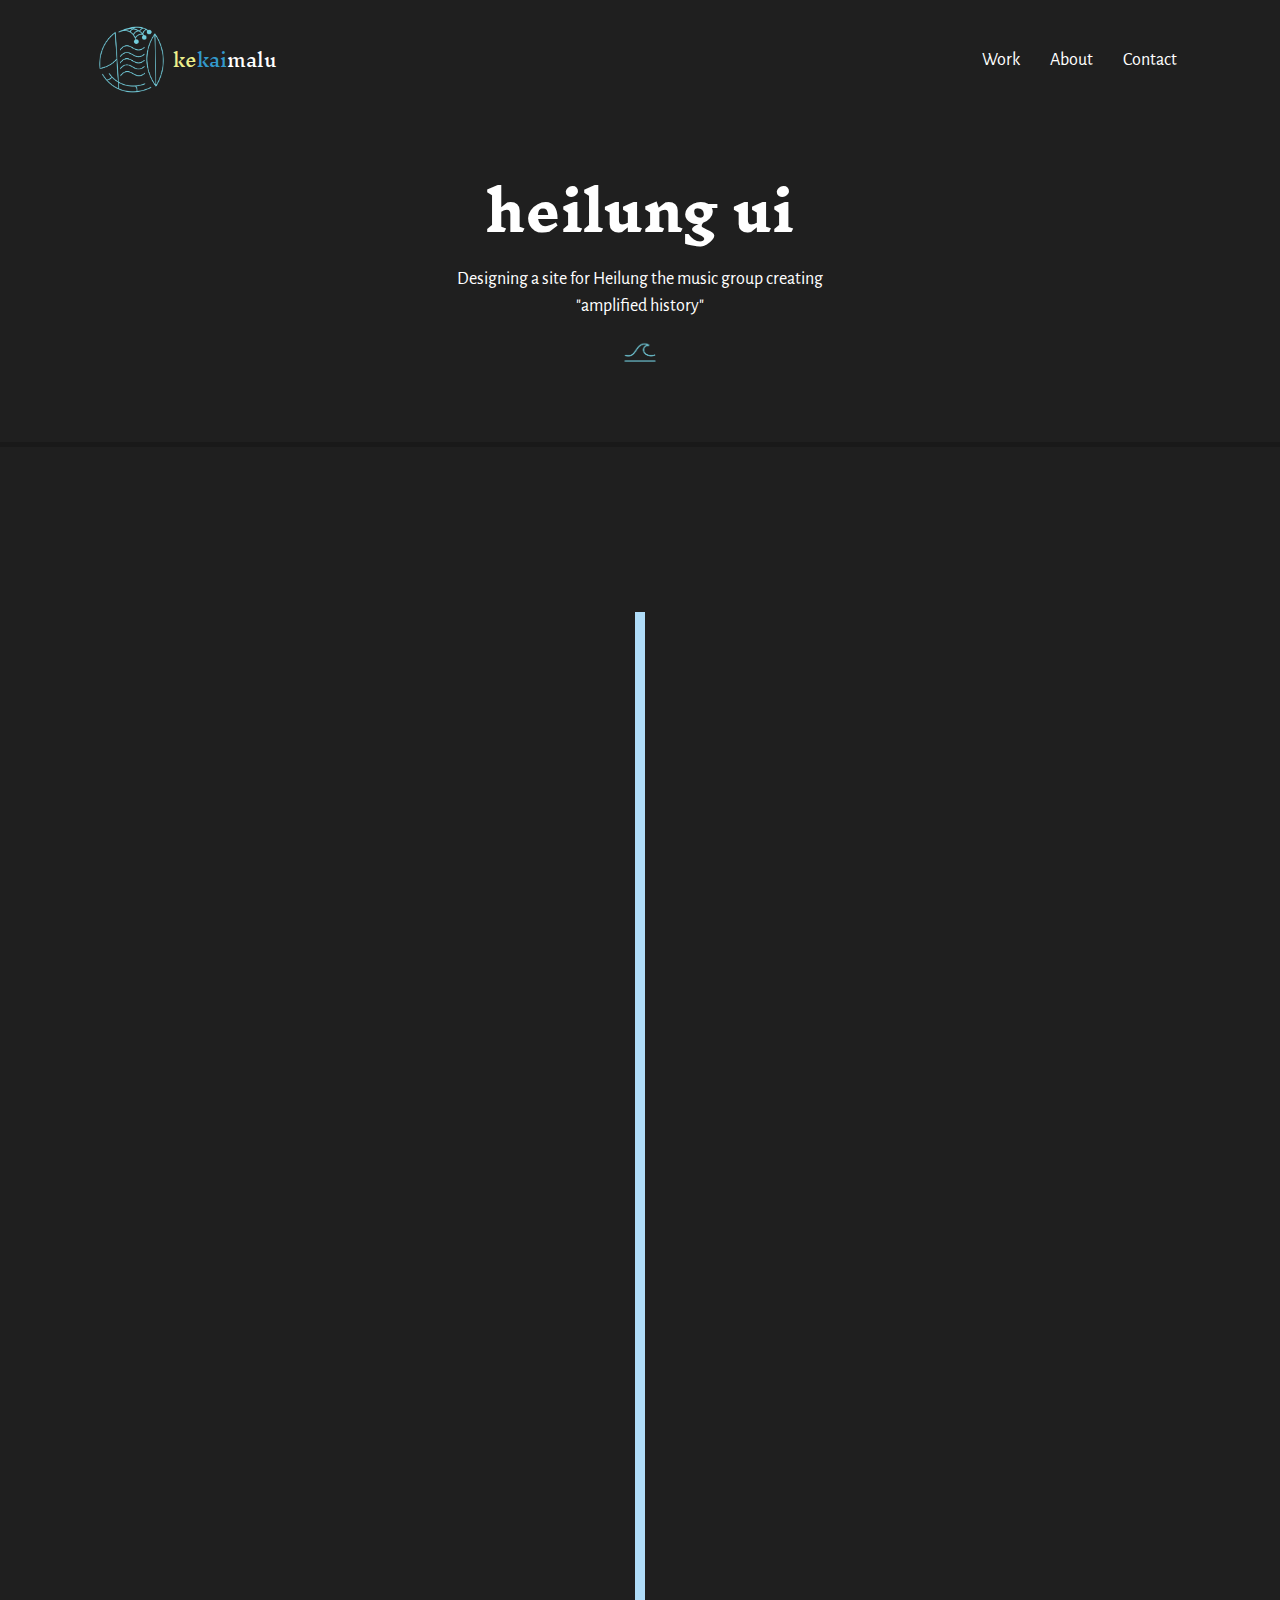
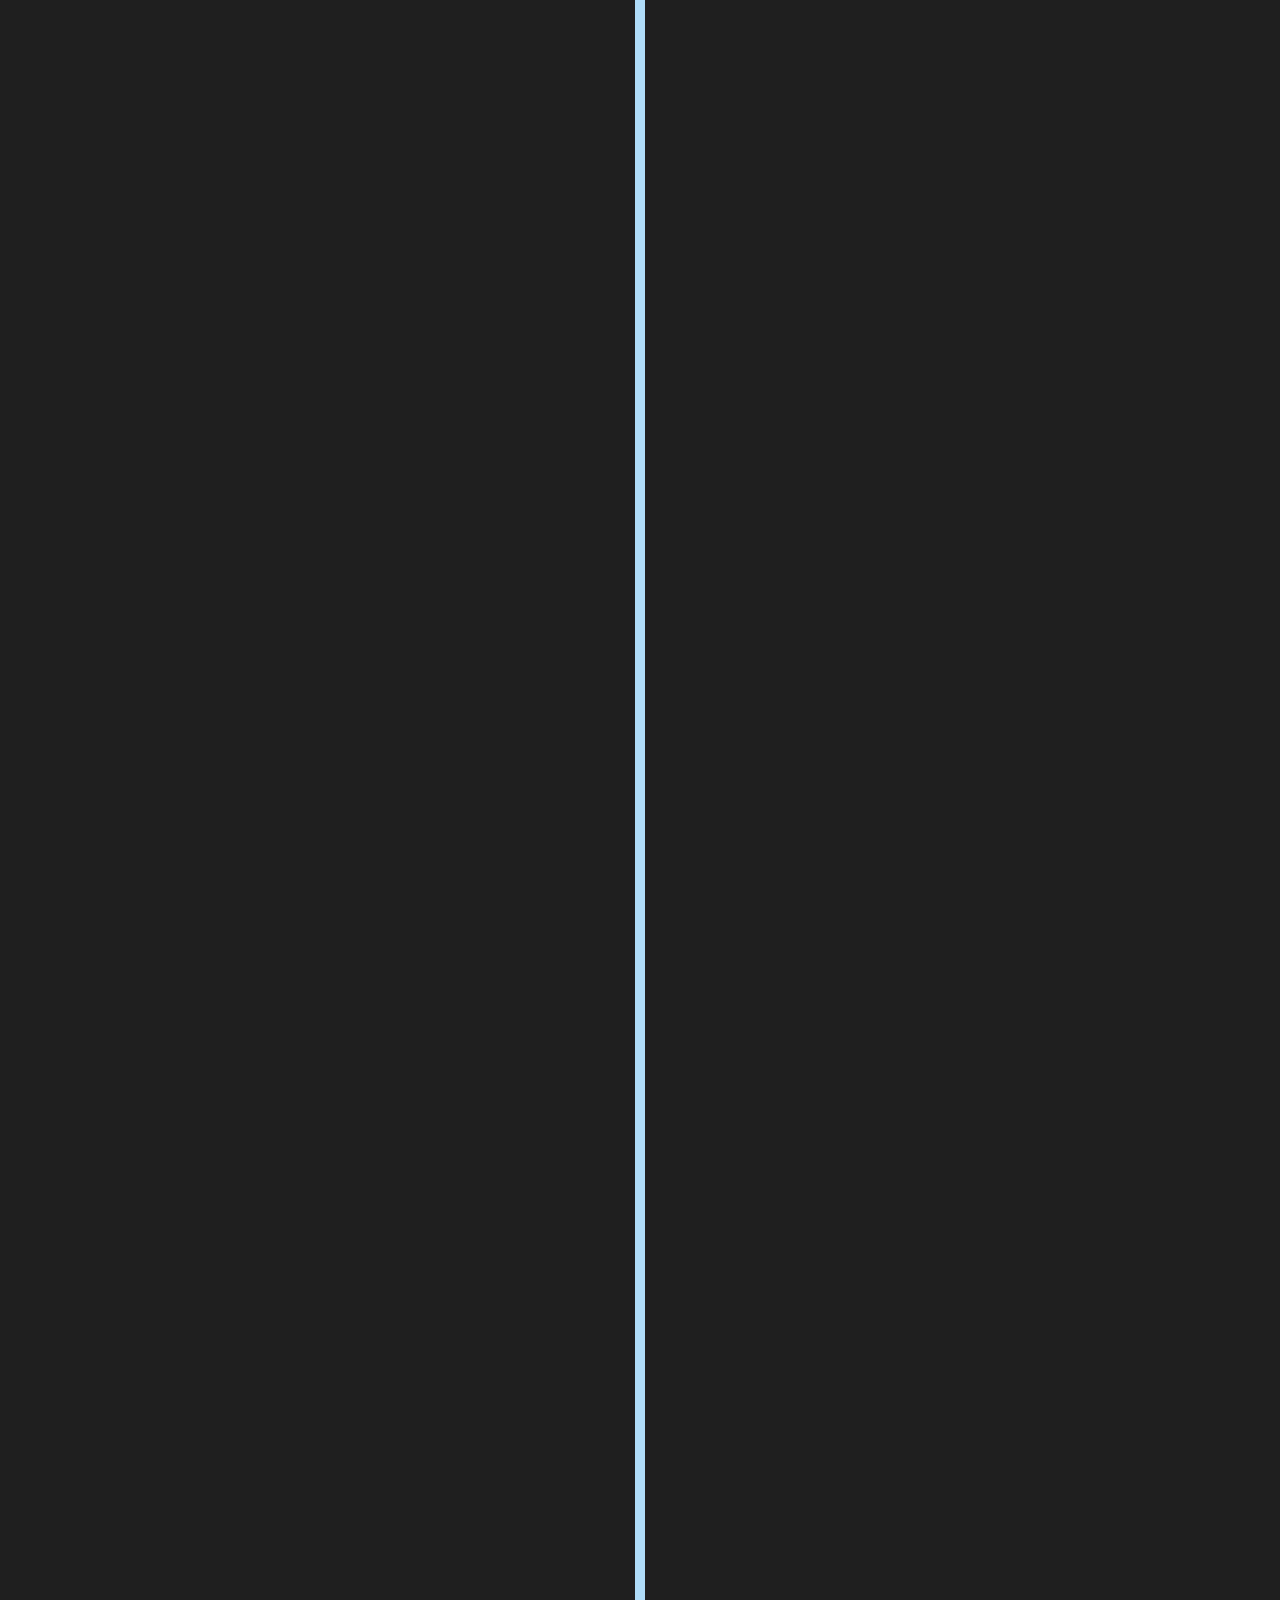
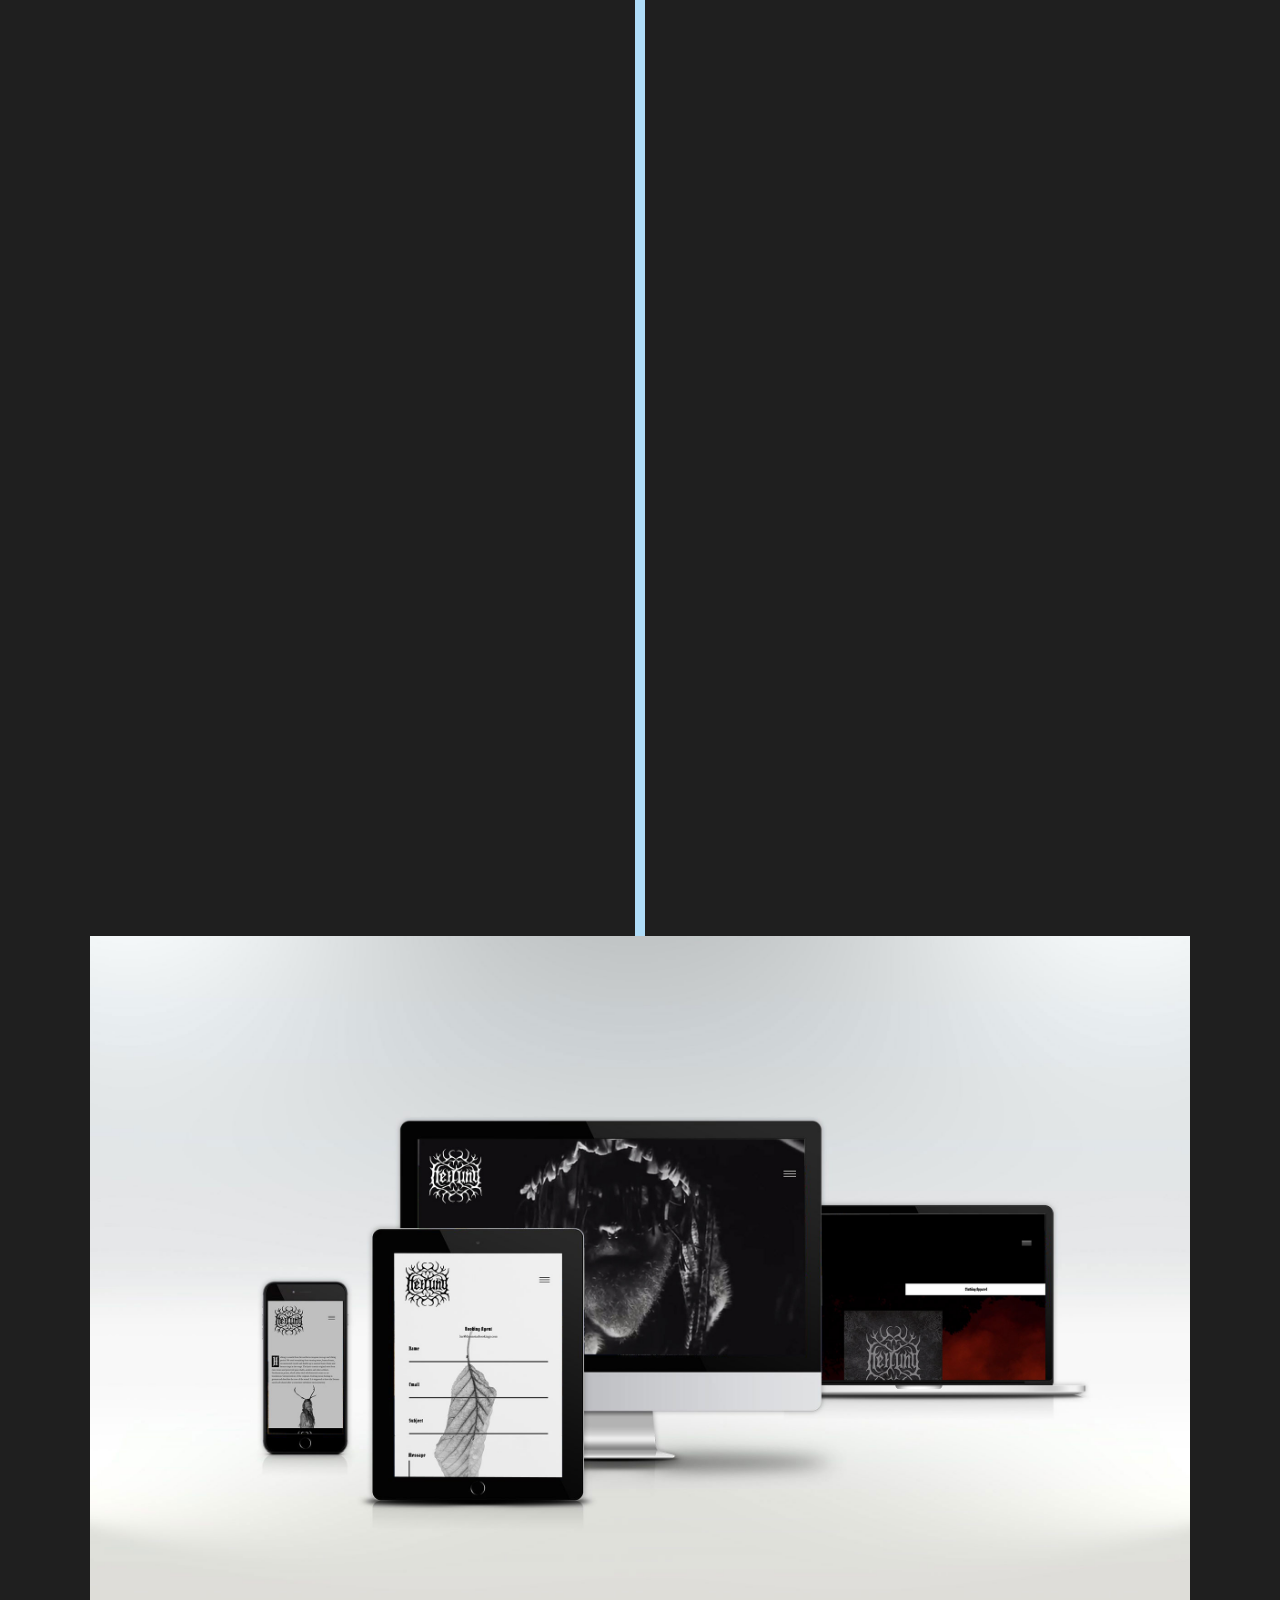
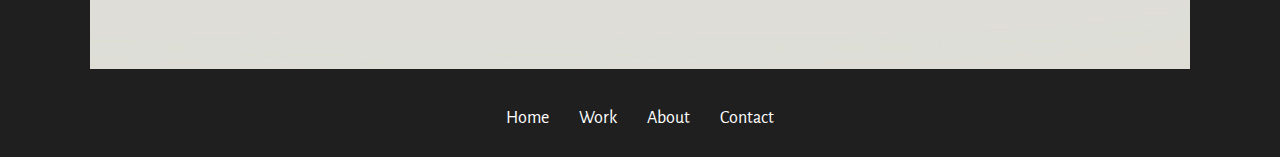
<file: heilung.html>
<!DOCTYPE html>
<html lang="en">
<head>
  <meta charset="utf-8">
  <title>kekaimalu portfolio | heilung ui</title>
  <meta name="viewport" content="width=device-width, initial-scale=1, minimum-scale=1, maximum-scale=1">

  <!-- Link Swiper's CSS -->
  <link rel="stylesheet" href="css/style.css">
  <link rel="stylesheet" href="css/revealer.css"> 
  <link rel="stylesheet" href="css/component.css">
  <link href="css/lightbox.css" rel="stylesheet">


  <link href="https://fonts.googleapis.com/css?family=Inknut+Antiqua:300" rel="stylesheet">
  <link href="https://fonts.googleapis.com/css?family=Alegreya+Sans:300,300i" rel="stylesheet">
</head>

<body class="page-work">

<header class="site-header toggle-nav animated">
        <div class="container">
            <div class="site-branding">
                <h1 class="dakinelogo">
                    <a href="index.html"><img src="img/logo.png" height="75px"></a>
                    <a href="index.html"><span class="yellowfont">ke</span><span class="bluefont">kai</span><span>malu</span></a>
                </h1>
            </div>
            <nav class="site-navigation ">
                <div class="menu-button navicon"></div>
                <ul class="nav">
                    <li>
                        <a href="work.html">Work</a>
                    </li>
                    <li>
                      <a href="about.html">About</a>
                  </li>
                    <li>
                        <a href="contact.html">Contact</a>
                    </li>
                </ul>
            </nav>
            
        </div>
        <!-- END CONTAINER -->
    </header>

    <section class="hero text-centered pg-scroll">
            <h2 class="theheroheader">heilung ui</h2>
            <p>Designing a site for Heilung the music group creating "amplified history"</p>
            <img src="img/illus.png" height="50px">
            <img data-pg-speed="-1.5" src="img/pattern.png" alt="" class="hero-img">
        </section>
        
    <section id="">
        <section>
            <div class="container">
              <ul class="cbp_tmtimeline">

                <li>
                  <div class="row revealer mysection1">
                    <div class="one-half column revealme1">
                        <a href="img/heilung/lofi.png" class="scale-with-grid" data-lightbox="picture" data-title="Lo-Fi Design: Creating lo-fi layout of the Heilung website to understand User Experience"> <img src="img/heilung/lofi.png" class="scale-with-grid"></a>
                    </div>
          
                    <div class="one-half column revealme2">
                      <div class="cbp_tmlabel">
                        <h2>lo-fi design</h2>
                        <p>Designing lo-fi UX protoypes to get an understanding of what the Heilung website will
                          look and be used was important to help understand how the User will be interacting with 
                          this website. Allowing for this exploration helps one make sure that the User does not have
                          a bad or confusing experience when visiting the Heilung website.
                        </p>
                      </div>
                    </div>
                  </div>
                </li>

                <li>
                  <div class="row revealer mysection1">
                    <div class="one-half column revealme1">
                        <a href="img/heilung/versions.png" class="scale-with-grid" data-lightbox="picture" data-title="UI Design Variations: Going through an iterative process to better the UI of the Heilung site"> <img src="img/heilung/versions.png" class="scale-with-grid"></a>
                    </div>
          
                    <div class="one-half column revealme2">
                      <div class="cbp_tmlabel">
                        <h2>ui design variations</h2>
                        <p>After mapping out the site and understanding the UX I begas designing the UI.
                          I created different variations of the site to create a breadth of design styles
                          in order to pin down which direction would best fit Heilung and their identity.
                          I created one inspired by European minimalism design inspired by the music groups
                          European origins and another was inspired by the bands aesthetic of nature and heritage.
                          I chose to more forward with the design that matched the bands viking aesthetic the most which
                          was inspired by the bands ties to nature and heritage.
                        </p>
                      </div>
                    </div>
                  </div>
                </li>

                <li>
                  <div class="row revealer mysection1">
                    <div class="one-half column revealme1">
                        <a href="img/heilung/gif/homepage.gif" class="scale-with-grid" data-lightbox="picture" data-title="Home Page: Featuring full width live video performance from Heilung"> <img src="img/heilung/gif/homepage.gif" class="scale-with-grid"></a>
                    </div>
          
                    <div class="one-half column revealme2">
                      <div class="cbp_tmlabel">
                        <h2>home page</h2>
                        <p>
                          The home page features a full width and height embedded video of one of Heilung's 
                          most interesting features, their live performances. The purpose of having this be 
                          the home page is that it puts at the forefront to the user that the most important thing
                          to Heilung is the music.
                        </p>
                      </div>
                    </div>
                  </div>
                </li>

                <li>
                  <div class="row revealer mysection1">
                    <div class="one-half column revealme1">
                        <a href="img/heilung/gif/aboutpage.gif" class="scale-with-grid" data-lightbox="picture" data-title="About Page: Featuring unique dropcap in tect and a portrait of a band member"> <img src="img/heilung/gif/aboutpage.gif" class="scale-with-grid"></a>
                    </div>
          
                    <div class="one-half column revealme2">
                      <div class="cbp_tmlabel">
                        <h2>about page</h2>
                        <p>
                          The about page features a brief description of the band and their purpose to create music that
                          "amplifies history" of their ancestors and heritage. The about section features a unique drop cap
                          to add typographic texture. An image of one of vocalists, Maria, is placed alongside the about section 
                          since her image was the inspiration for the band's logo.
                        </p>
                      </div>
                    </div>
                  </div>
                </li>

                <li>
                    <div class="row revealer mysection1">
                      <div class="one-half column revealme1">
                          <a href="img/heilung/gif/musicpage.gif" class="scale-with-grid" data-lightbox="picture" data-title="Music Page: Featuring an interesting mix of typography and photography to lead the user on a journey through Heilung's lyrics"> <img src="img/heilung/gif/musicpage.gif" class="scale-with-grid"></a>
                      </div>
            
                      <div class="one-half column revealme2">
                        <div class="cbp_tmlabel">
                          <h2>music page</h2>
                          <p>
                            Following the idea of reflecting the groups ideals the webpage that features sites that
                            sell their music. Below that music distribution section is the lyrics section that takes the user 
                            on a journey through Heilung's lyrics from the top of the sky to the dirt of the earth. This is 
                            to reflect the bands close ties to nature and the elements.
                          </p>
                        </div>
                      </div>
                    </div>
                  </li>

                  <li>
                      <div class="row revealer mysection1">
                        <div class="one-half column revealme1">
                            <a href="img/heilung/gif/merchpage.gif" class="scale-with-grid" data-lightbox="picture" data-title="Merchandise Page: Featuring music groups music and apparel merchandise"> <img src="img/heilung/gif/merchpage.gif" class="scale-with-grid"></a>
                        </div>
              
                        <div class="one-half column revealme2">
                          <div class="cbp_tmlabel">
                            <h2>merchandise page</h2>
                            <p>
                              The merchandise page is split into clothing merchandise and physical music copy merchandise. 
                              The tabs allow the user to sift between the two types of merchandise and uses strong 
                              imagery to help differentiate between the two.
                            </p>
                          </div>
                        </div>
                      </div>
                    </li>

                    <li>
                        <div class="row revealer mysection1">
                          <div class="one-half column revealme1">
                              <a href="img/heilung/gif/contactpage.gif" class="scale-with-grid" data-lightbox="picture" data-title="About Page: Featuring a minimalist contact form that allows Heiliung's aesthetic to be on display"> <img src="img/heilung/gif/contactpage.gif" class="scale-with-grid"></a>
                          </div>
                
                          <div class="one-half column revealme2">
                            <div class="cbp_tmlabel">
                              <h2>contact page</h2>
                              <p>
                                The contact page carries the aesthetic of a cold viking setting. The contact form 
                                is made minimalist, a design choice carried over from another design, this gets rid
                                of any unecessary space and allows the background imagery to punch through carrying over 
                                the aesthetic of nature that the band surrounds itself with.
                              </p>
                            </div>
                          </div>
                        </div>
                      </li>

              </ul>
              <div class="one-whole column">
                  <img class="scale-with-grid" src="img/heilung.jpg">
                </div>
            </div>
          </section>
    </section>

    <footer class="site-footer">
        <div class="container">
            <nav class="site-navfooter">
                <ul class="nav group">
                    <li>
                        <a href="index.html">Home</a>
                    </li>
                    <li>
                        <a href="work.html">Work</a>
                    </li>
                    <li>
                        <a href="about.html">About</a>
                    </li>
                    <li>
                        <a href="contact.html">Contact</a>
                    </li>
                </ul>
            </nav>
        </div>
        <!-- END CONTAINER -->
    </footer>

      
     <!-- Swiper JS -->
  
  <script src="js/script.js"></script>
  <script src="js/paralax-pg.js"></script>
  <script src="js/lightbox.js"></script>
  <script src="js/lightbox-plus-jquery.js"></script>

</body>
</html>
</file>
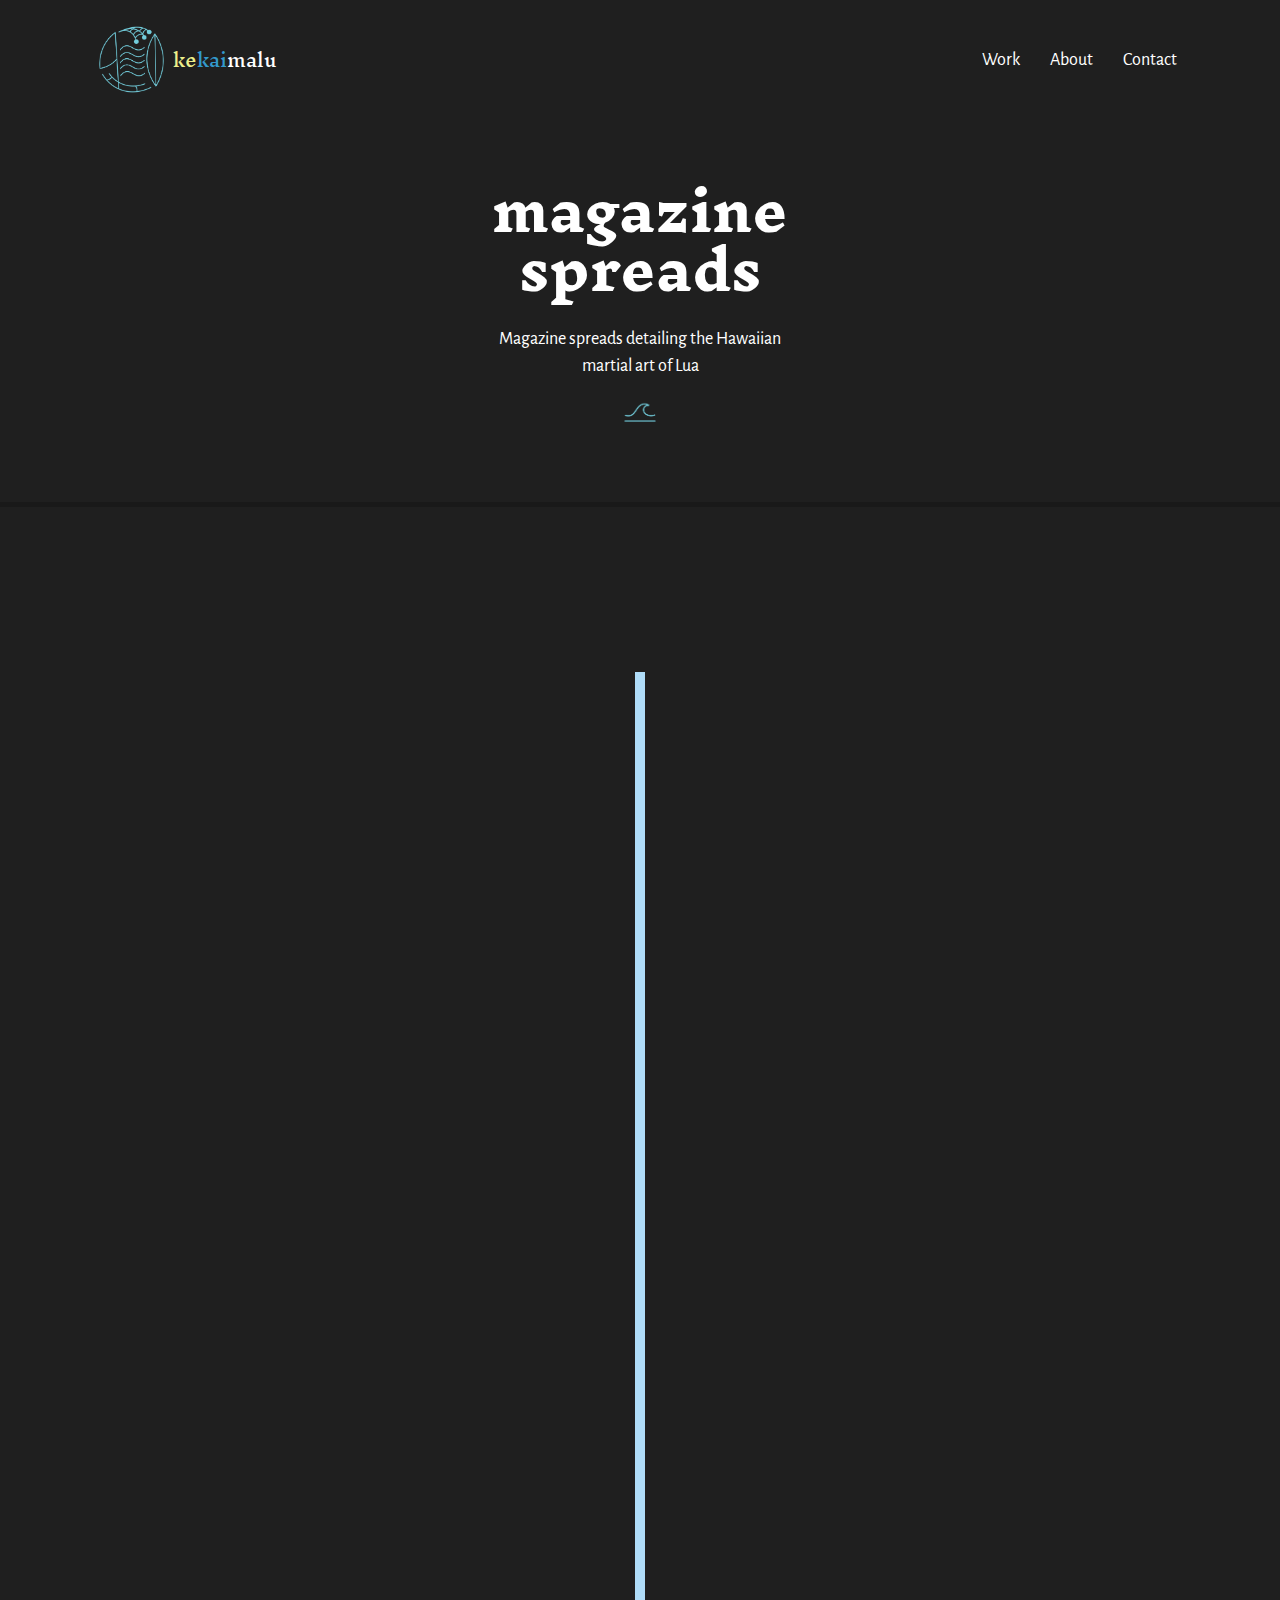
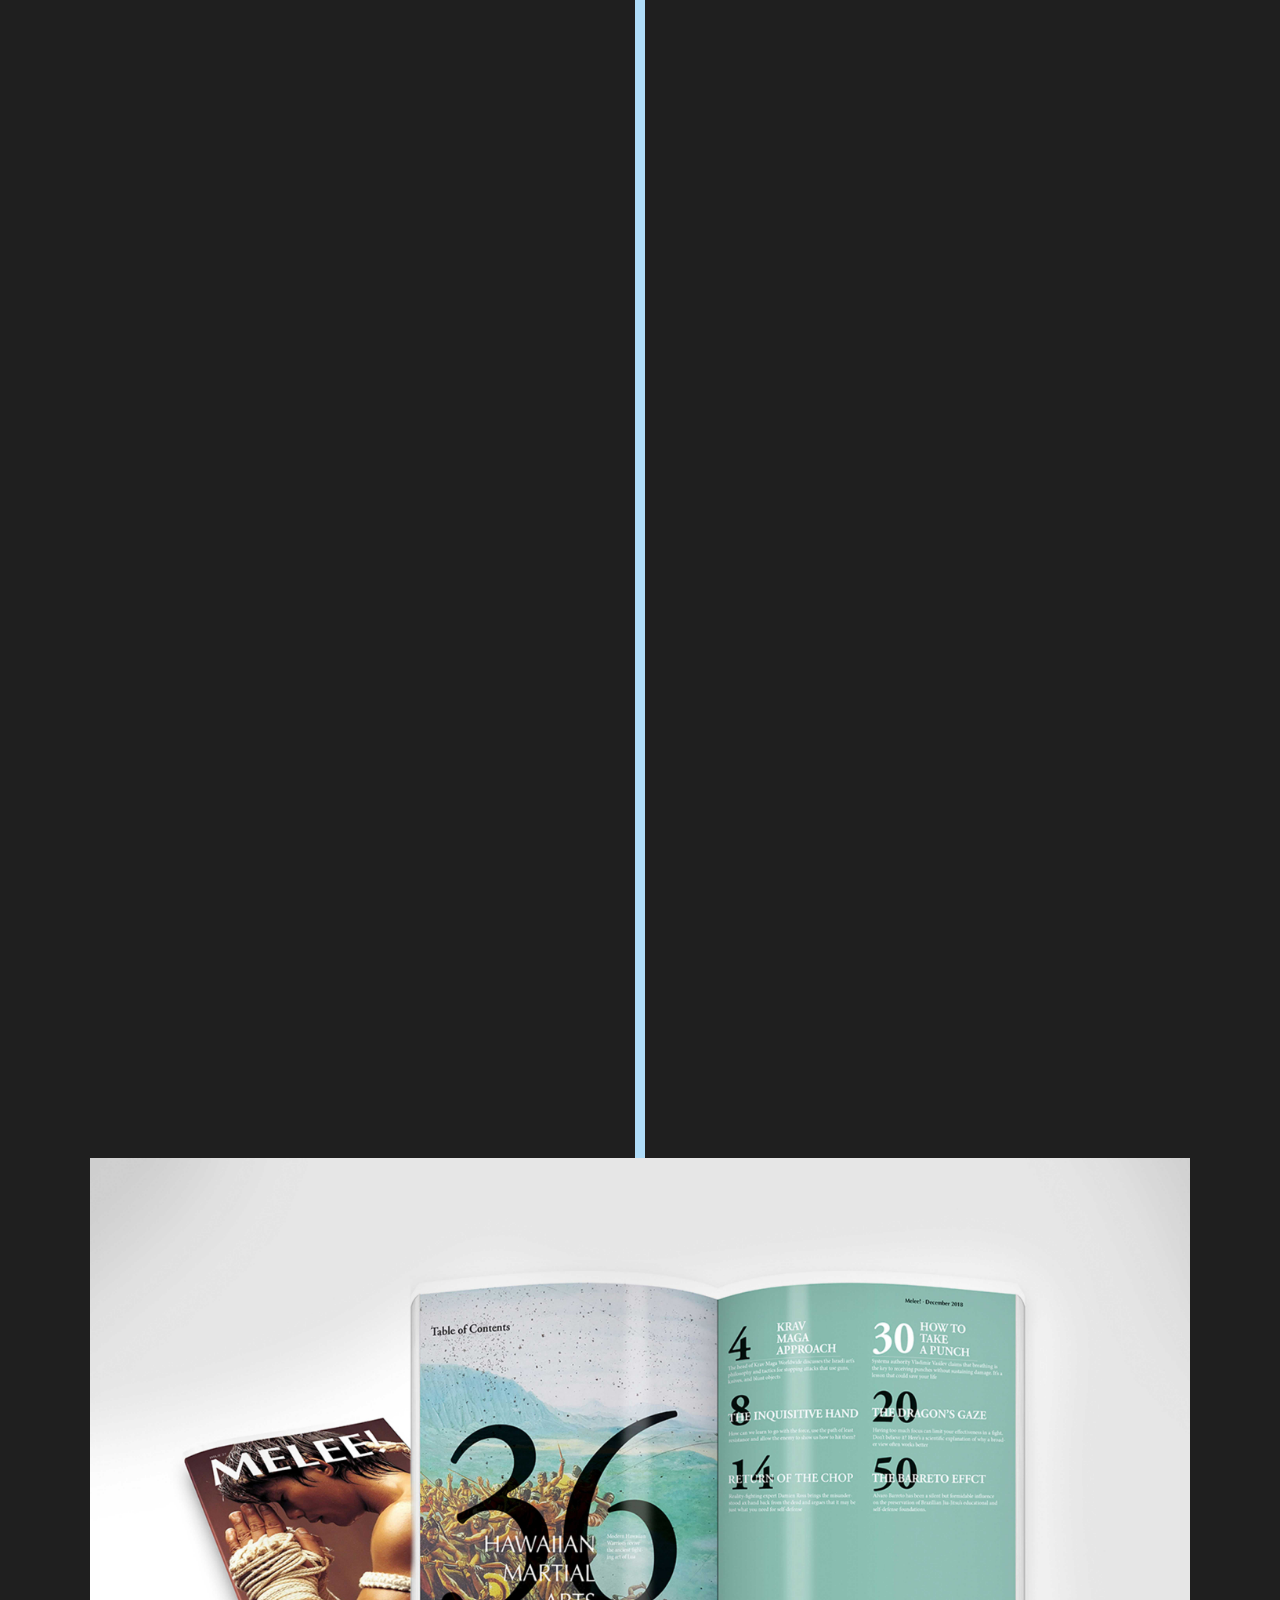
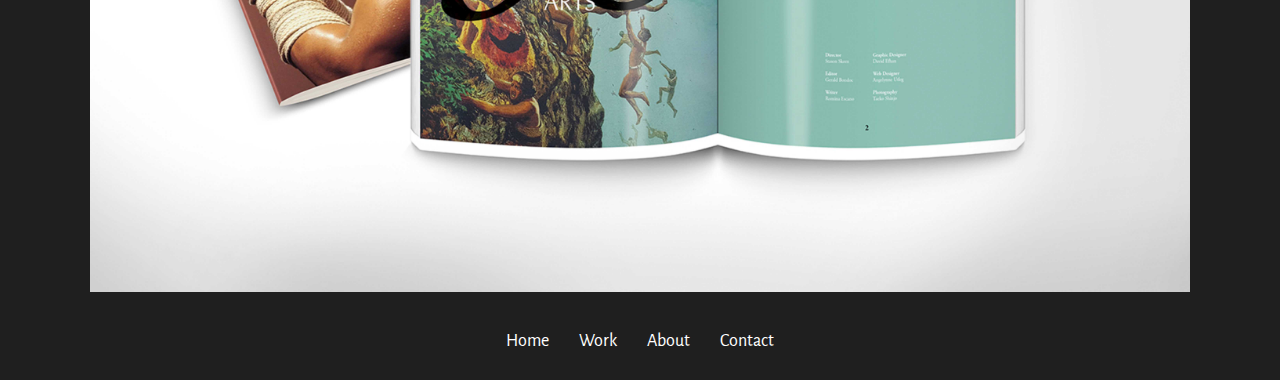
<file: magazine.html>
<!DOCTYPE html>
<html lang="en">
<head>
  <meta charset="utf-8">
  <title>kekaimalu portfolio | martial arts magazine</title>
  <meta name="viewport" content="width=device-width, initial-scale=1, minimum-scale=1, maximum-scale=1">

  <!-- Link Swiper's CSS -->
  <link rel="stylesheet" href="css/style.css"> 
  <link rel="stylesheet" href="css/revealer.css"> 
  <link rel="stylesheet" href="css/component.css">
  <link href="css/lightbox.css" rel="stylesheet">



  <link href="https://fonts.googleapis.com/css?family=Inknut+Antiqua:300" rel="stylesheet">
  <link href="https://fonts.googleapis.com/css?family=Alegreya+Sans:300,300i" rel="stylesheet">
</head>

<body class="page-work">

<header class="site-header toggle-nav animated">
        <div class="container">
            <div class="site-branding">
                <h1 class="dakinelogo">
                    <a href="index.html"><img src="img/logo.png" height="75px"></a>
                    <a href="index.html"><span class="yellowfont">ke</span><span class="bluefont">kai</span><span>malu</span></a>
                </h1>
            </div>
            <nav class="site-navigation ">
                <div class="menu-button navicon"></div>
                <ul class="nav">
                    <li>
                        <a href="work.html">Work</a>
                    </li>
                    <li>
                      <a href="about.html">About</a>
                  </li>
                    <li>
                        <a href="contact.html">Contact</a>
                    </li>
                </ul>
            </nav>
            
        </div>
        <!-- END CONTAINER -->
    </header>

    <section class="hero text-centered pg-scroll">
            <h2 class="theheroheader">magazine spreads</h2>
            <p>Magazine spreads detailing the Hawaiian martial&nbsp;art&nbsp;of&nbsp;Lua</p>
            <img src="img/illus.png" height="50px">
            <img data-pg-speed="-1.5" src="img/pattern.png" alt="" class="hero-img">
        </section>
        
    <section id="">
        <section class="">
            <div class="container">
              <ul class="cbp_tmtimeline">

                <li>
                  <div class="row revealer mysection1">
                    <div class="one-half column revealme1">
                        <a href="img/magazine/spread1.png" class="scale-with-grid" data-lightbox="picture" data-title="Type & Grid: Testing grids and pairing typefaces"> <img src="img/magazine/spread1.png" class="scale-with-grid"></a>
                    </div>
          
                    <div class="one-half column revealme2">
                      <div class="cbp_tmlabel">
                        <h2>type & grid</h2>
                        <p>
                            I began my design process by finding type that would thematically coincide with 
                            the idea of a culturally Hawaiian martial art. I found that Kabel and optima when 
                            used together give the article a Hawaiian feel. After coming to the correct type I 
                            played with the grid that would determine the placement of content within the document.
                        </p>
                      </div>
                    </div>
                  </div>
                </li>

                <li>
                  <div class="row revealer mysection1">
                    <div class="one-half column revealme1">
                        <a href="img/magazine/spread2.png" class="scale-with-grid" data-lightbox="picture" data-title="Variation & Design: Iterative process of bettering the overall design"> <img src="img/magazine/spread2.png" class="scale-with-grid"></a>
                    </div>
          
                    <div class="one-half column revealme2">
                      <div class="cbp_tmlabel">
                        <h2>variation & design</h2>
                        <p>
                            I went through multiple design styles with different images and different ways to 
                            place body copy. Some of the images I had chosen and collected to use in the magazine 
                            were stagnant and uninteresting when used along the canvas. Finding meaningful and powerful 
                            imagery to use alongside well designed typography would be the next phase of creating 
                            these magazine spreads.
                        </p>
                      </div>
                    </div>
                  </div>
                </li>

                <li>
                  <div class="row revealer mysection1">
                    <div class="one-half column revealme1">
                        <a href="img/magazine/spreads1.jpg" class="scale-with-grid" data-lightbox="picture" data-title="Cover & Table of Contents: Martial arts magazine cover and table of content"> <img src="img/magazine/spreads1.jpg" class="scale-with-grid"></a>
                    </div>
          
                    <div class="one-half column revealme2">
                      <div class="cbp_tmlabel">
                        <h2>cover & table of contents</h2>
                        <p>
                            The cover for the magazine, "Melee!" a magazine that discusses fighting and martial arts 
                            has a cover that display Muay Thai in a way that subverts the normally aggresive idea of 
                            the fighting style with a compelling portrait of a fighter. The table of contents shows
                            the battle of Nu‘uanu and creates a typographic heirarchy showing that the featured article 
                            for this issue of the magazine is the martial art of Lua.
                        </p>
                      </div>
                    </div>
                  </div>
                </li>

                <li>
                  <div class="row revealer mysection1">
                    <div class="one-half column revealme1">
                        <a href="img/magazine/spreads2.jpg" class="scale-with-grid" data-lightbox="picture" data-title="Magazine Spreads: Full page spread and side articles"> <img src="img/magazine/spreads2.jpg" class="scale-with-grid"></a>
                    </div>
          
                    <div class="one-half column revealme2">
                      <div class="cbp_tmlabel">
                        <h2>magazine spreads</h2>
                        <p>
                            The introduction spread has a full spread image of men dancing hula, a practice of 
                            practicioners of Lua. The next spread shows people practicing and training and an informative 
                            side article on different types of Hawaiian weapons that are also used by practicioners of Lua.
                        </p>
                      </div>
                    </div>
                  </div>
                </li>

              </ul>
              <div class="one-whole column">
                  <img class="scale-with-grid" src="img/mag.jpg">
                </div>
            </div>
          </section>
    </section>

    <footer class="site-footer">
        <div class="container">
            <nav class="site-navfooter">
                <ul class="nav group">
                    <li>
                        <a href="index.html">Home</a>
                    </li>
                    <li>
                        <a href="work.html">Work</a>
                    </li>
                    <li>
                        <a href="about.html">About</a>
                    </li>
                    <li>
                        <a href="contact.html">Contact</a>
                    </li>
                </ul>
            </nav>
        </div>
        <!-- END CONTAINER -->
    </footer>

      
     <!-- Swiper JS -->
  
  <script src="js/script.js"></script>
  <script src="js/paralax-pg.js"></script>
  <script src="js/lightbox.js"></script>
  <script src="js/lightbox-plus-jquery.js"></script>

</body>
</html>
</file>
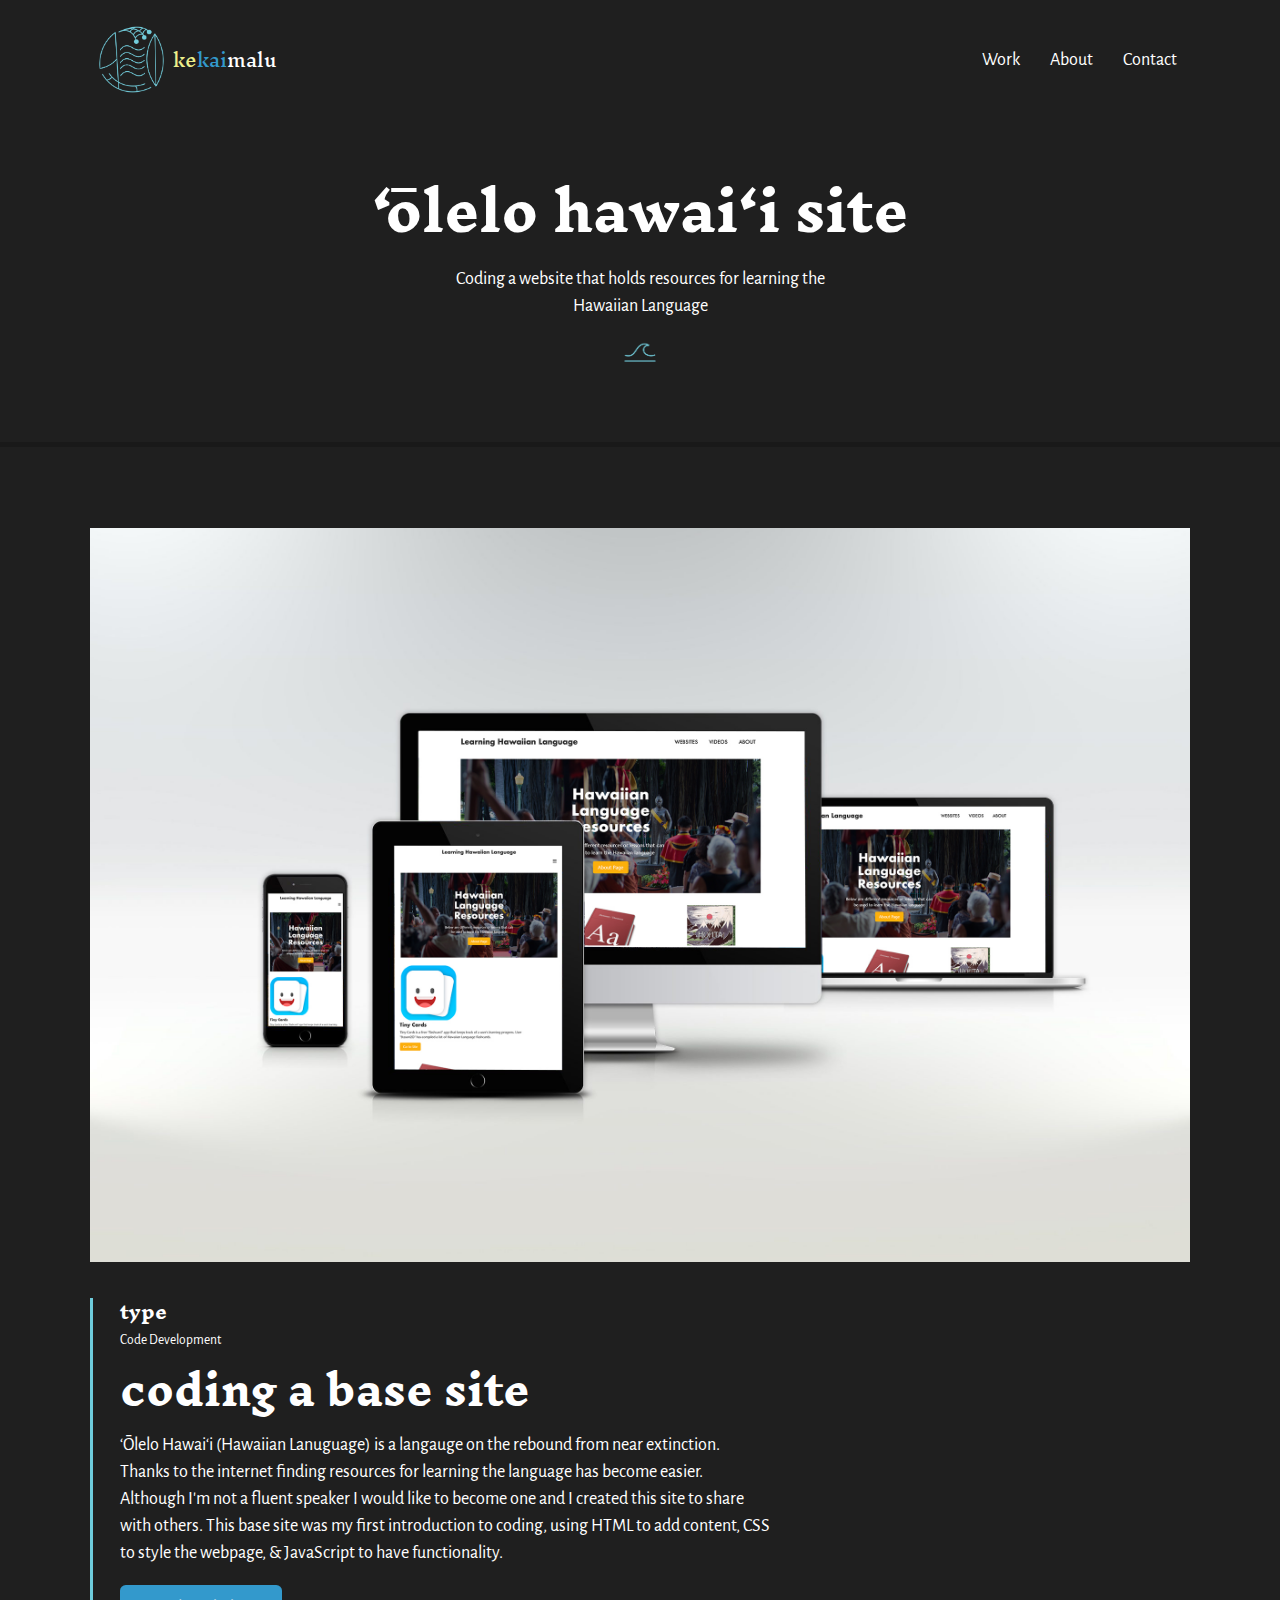
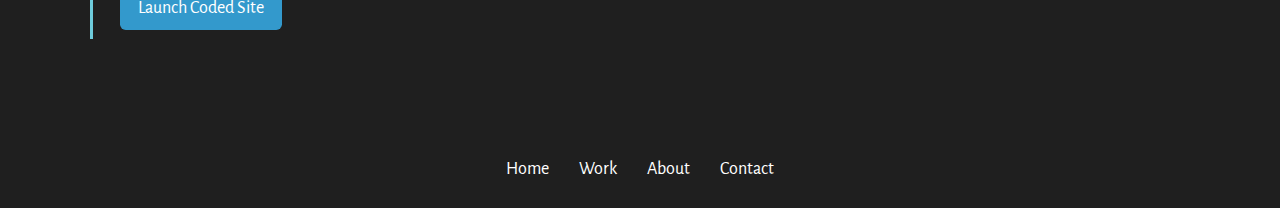
<file: olelo.html>
<!DOCTYPE html>
<html lang="en">
<head>
  <meta charset="utf-8">
  <title>kekaimalu portfolio | ‘ōlelo hawai‘i site</title>
  <meta name="viewport" content="width=device-width, initial-scale=1, minimum-scale=1, maximum-scale=1">

  <!-- Link Swiper's CSS -->
  <link rel="stylesheet" href="css/swiper.min.css">
  <link rel="stylesheet" href="css/style.css">
  

  <link href="https://fonts.googleapis.com/css?family=Inknut+Antiqua:300" rel="stylesheet">
  <link href="https://fonts.googleapis.com/css?family=Alegreya+Sans:300,300i" rel="stylesheet">
</head>

<body class="page-work">

<header class="site-header toggle-nav animated">
        <div class="container">
            <div class="site-branding">
                    <h1 class="dakinelogo">
                            <a href="index.html"><img src="img/logo.png" height="75px"></a>
                            <a href="index.html"><span class="yellowfont">ke</span><span class="bluefont">kai</span><span>malu</span></a>
                        </h1>
            </div>
            <nav class="site-navigation ">
                <div class="menu-button navicon"></div>
                <ul class="nav">
                    <li>
                        <a href="work.html">Work</a>
                    </li>
                    <li>
                      <a href="about.html">About</a>
                  </li>
                    <li>
                        <a href="contact.html">Contact</a>
                    </li>
                </ul>
            </nav>
            
        </div>
        <!-- END CONTAINER -->
    </header>

    <section class="hero text-centered pg-scroll">
            <h2 class="theheroheader">‘ōlelo hawai‘i site</h2>
            <p>Coding a website that holds resources for learning the Hawaiian Language</p>
            <img src="img/illus.png" height="50px">
            <img data-pg-speed="-1.5" src="img/pattern.png" alt="" class="hero-img">
        </section>
        
        <section id="steps">
        <div class="container">
            <div class="one-whole column">
                <img src="img/olelo/lhl.jpg" class="scale-with-grid">
            </div>
             <div class="one-whole column">
                <article class="dakine-article">
                    <h6>type</h6>
                    <p class="date">Code Development</p>
                    <h2>coding a base site</h2>
                    <p>‘Ōlelo Hawai‘i (Hawaiian Lanuguage) is a langauge on the rebound from
                        near extinction. Thanks to the internet finding resources for learning
                        the language has become easier. Although I'm not a fluent speaker I would
                        like to become one and I created this site to share with others. This base site
                        was my first introduction to coding, using HTML to add content, CSS to style the webpage,
                        & JavaScript to have functionality.
                    </p>
                    <button><a href="http://kekaimalu.space/olelohawaii/" target="_blank">Launch Coded Site</a></button>
                </article>
            </div>
        </div>
        </div>
    </section>

    <footer class="site-footer">
            <div class="container">
                <nav class="site-navfooter">
                    <ul class="nav group">
                        <li>
                            <a href="index.html">Home</a>
                        </li>
                        <li>
                            <a href="work.html">Work</a>
                        </li>
                        <li>
                            <a href="about.html">About</a>
                        </li>
                        <li>
                            <a href="contact.html">Contact</a>
                        </li>
                    </ul>
                </nav>
            </div>
            <!-- END CONTAINER -->
        </footer>

     <!-- Swiper JS -->
  
  <script src="js/script.js"></script>
  <script src="js/paralax-pg.js"></script>

</body>
</html>
</file>
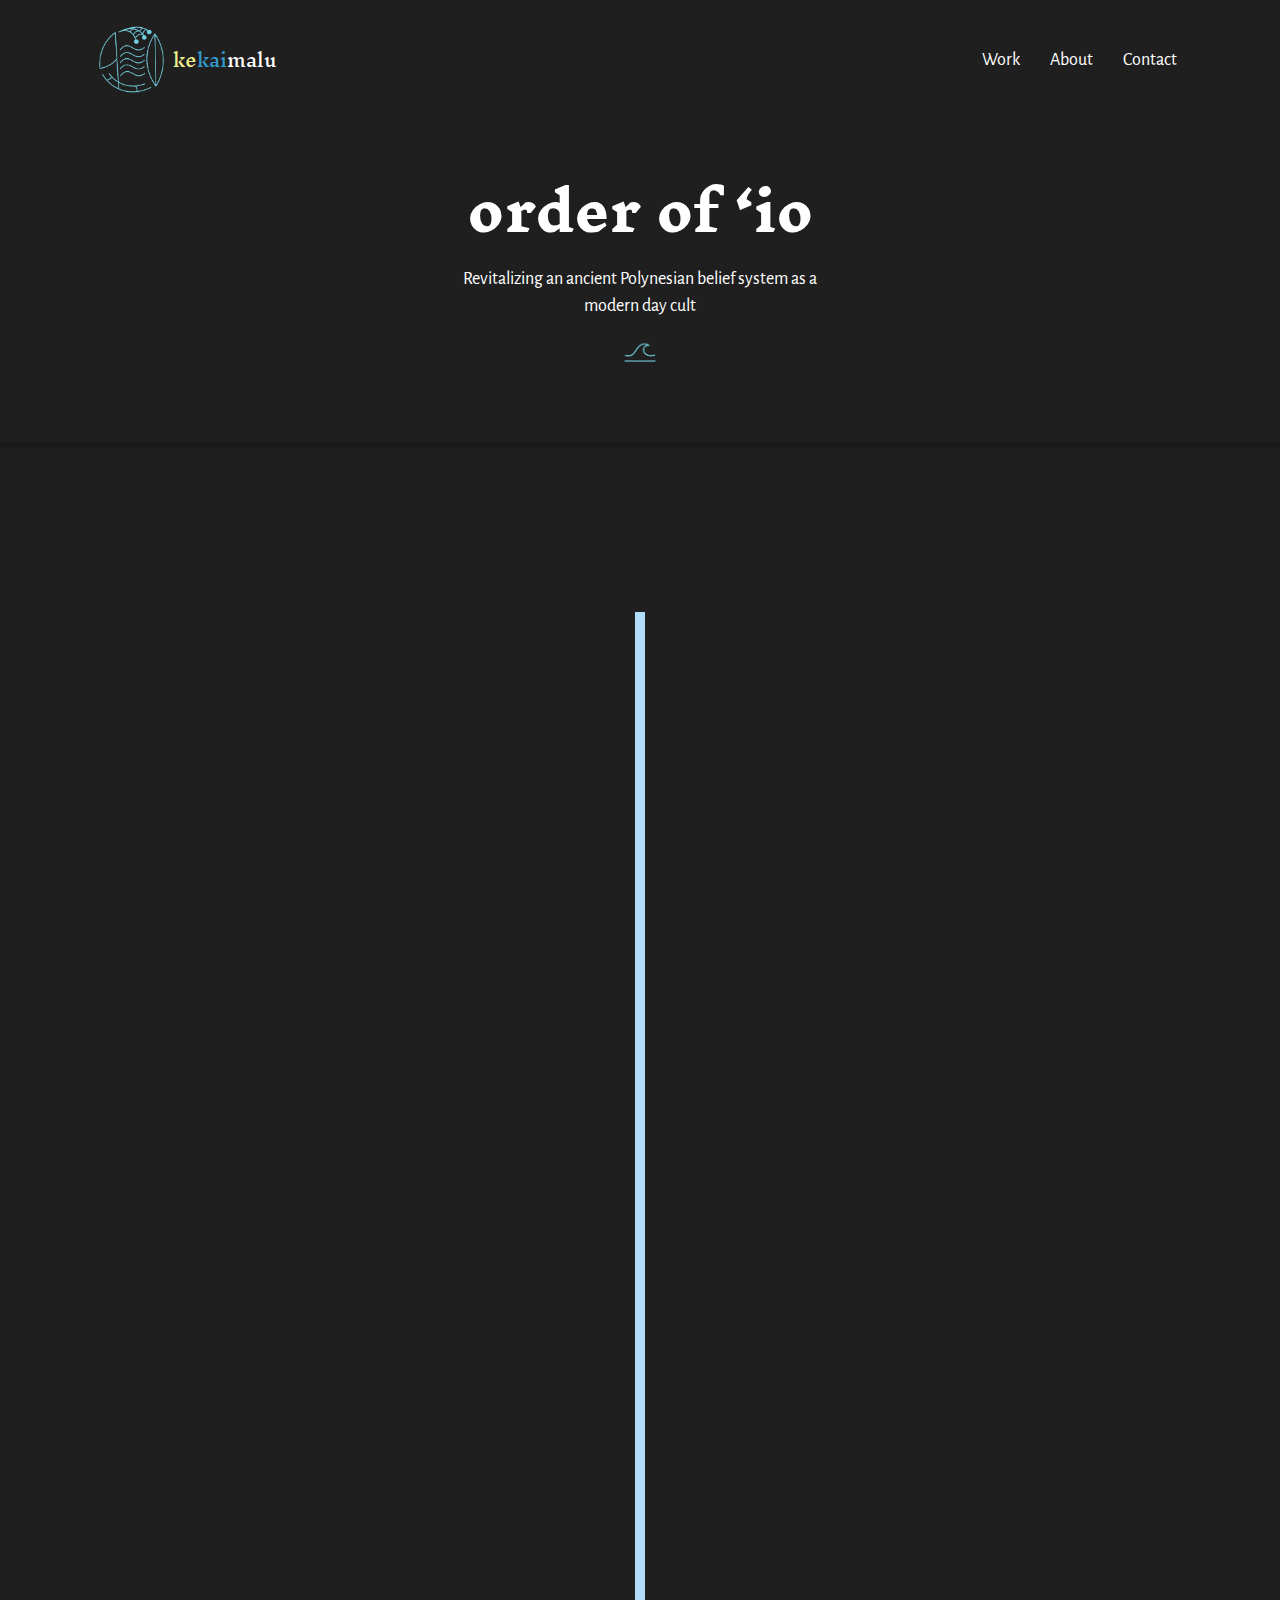
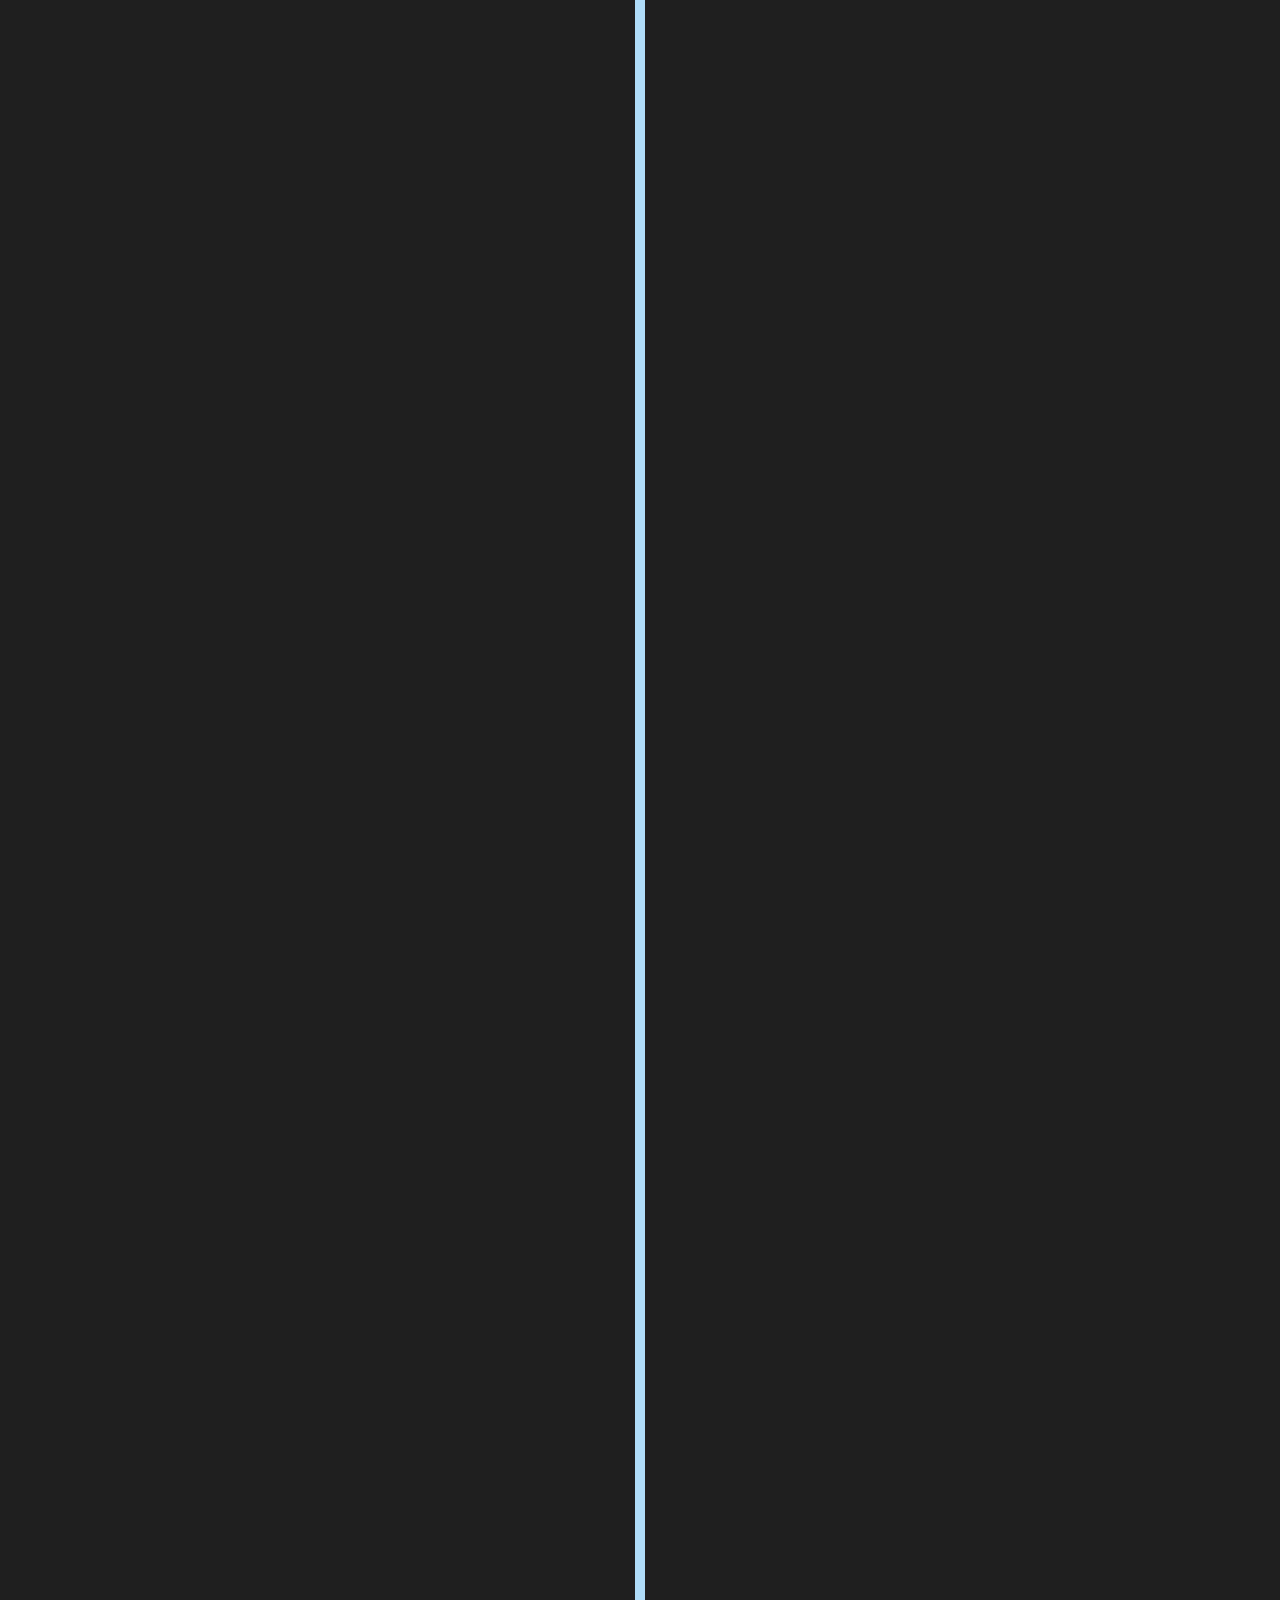
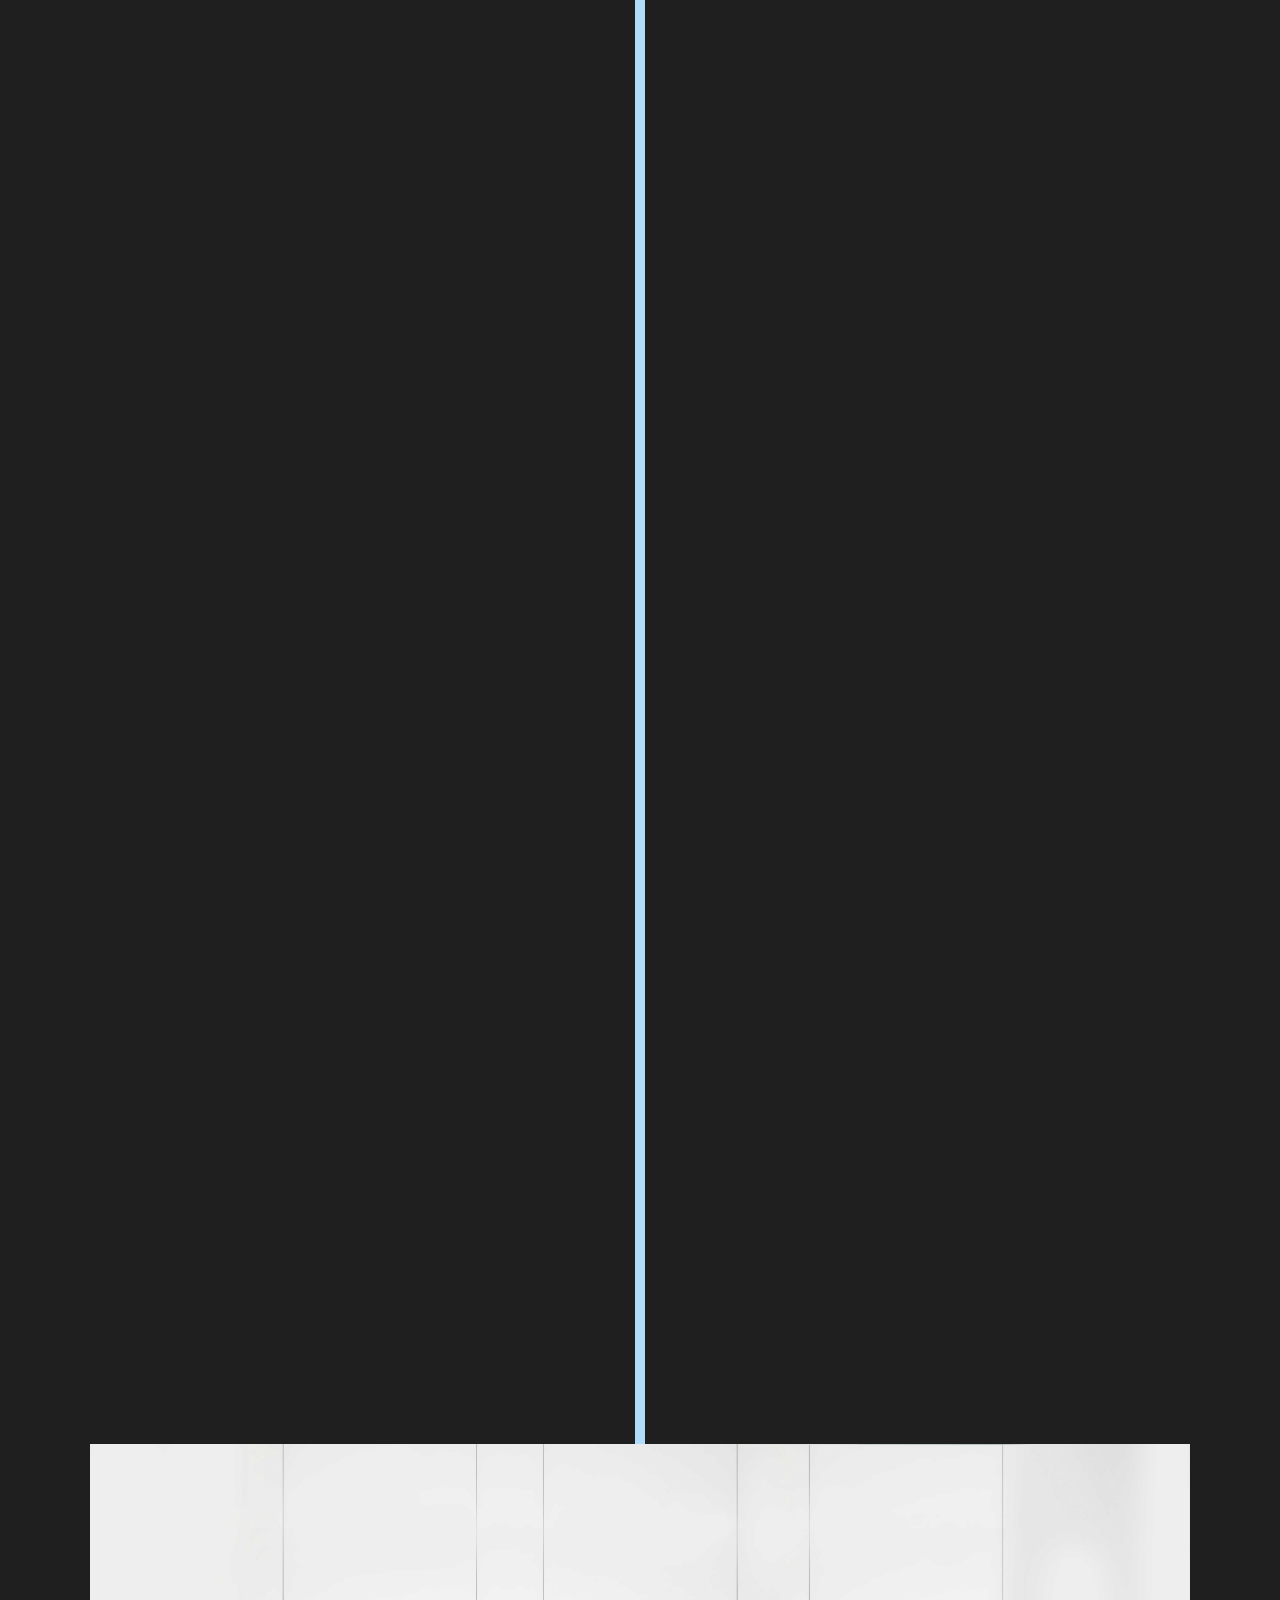
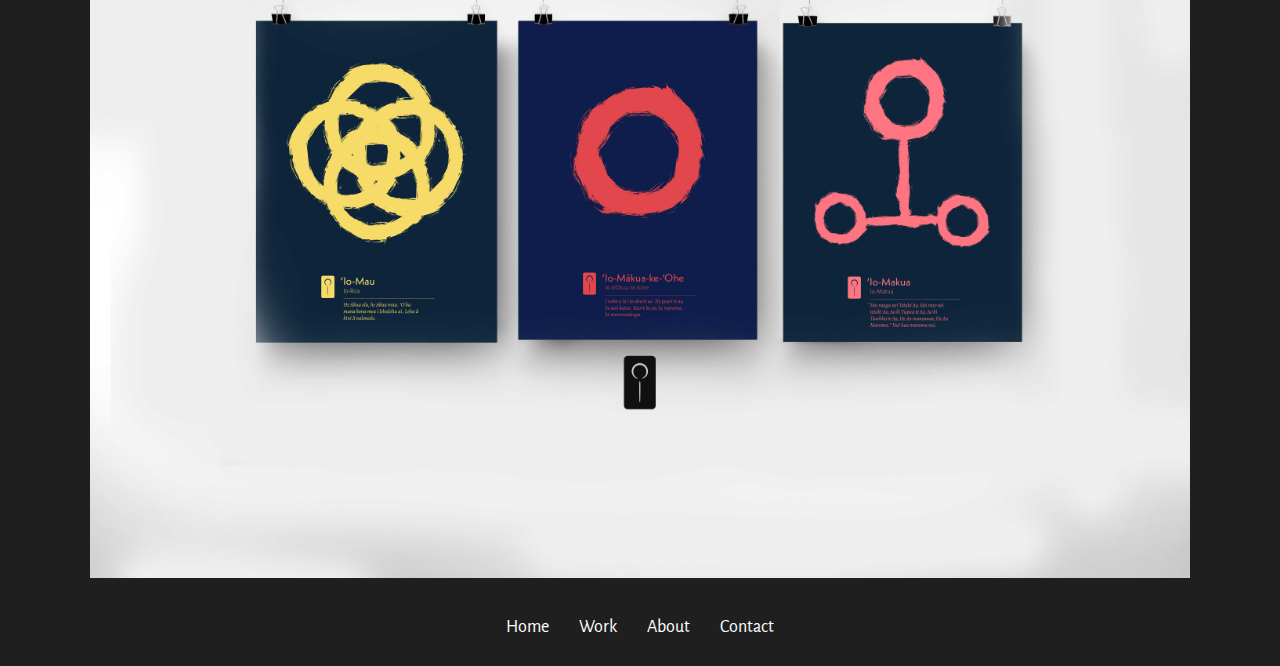
<file: orderofio.html>
<!DOCTYPE html>
<html lang="en">
<head>
  <meta charset="utf-8">
  <title>kekaimalu portfolio | order of ‘io</title>
  <meta name="viewport" content="width=device-width, initial-scale=1, minimum-scale=1, maximum-scale=1">

  <!-- Link Swiper's CSS -->
  <link rel="stylesheet" href="css/style.css"> 
  <link rel="stylesheet" href="css/revealer.css"> 
  <link rel="stylesheet" href="css/component.css">
  <link href="css/lightbox.css" rel="stylesheet">



  <link href="https://fonts.googleapis.com/css?family=Inknut+Antiqua:300" rel="stylesheet">
  <link href="https://fonts.googleapis.com/css?family=Alegreya+Sans:300,300i" rel="stylesheet">
</head>

<body class="page-work">

<header class="site-header toggle-nav animated">
        <div class="container">
            <div class="site-branding">
                <h1 class="dakinelogo">
                    <a href="index.html"><img src="img/logo.png" height="75px"></a>
                    <a href="index.html"><span class="yellowfont">ke</span><span class="bluefont">kai</span><span>malu</span></a>
                </h1>
            </div>
            <nav class="site-navigation ">
                <div class="menu-button navicon"></div>
                <ul class="nav">
                    <li>
                        <a href="work.html">Work</a>
                    </li>
                    <li>
                      <a href="about.html">About</a>
                  </li>
                    <li>
                        <a href="contact.html">Contact</a>
                    </li>
                </ul>
            </nav>
            
        </div>
        <!-- END CONTAINER -->
    </header>

    <section class="hero text-centered pg-scroll">
            <h2 class="theheroheader">order of ‘io</h2>
            <p>Revitalizing an ancient Polynesian belief system as a modern day cult</p>
            <img src="img/illus.png" height="50px">
            <img data-pg-speed="-1.5" src="img/pattern.png" alt="" class="hero-img">
        </section>
        
    <section id="">
        <section class="">
            <div class="container">
              <ul class="cbp_tmtimeline">

                <li>
                  <div class="row revealer mysection1">
                    <div class="one-half column revealme1">
                        <a href="img/order/branding1.jpg" class="scale-with-grid" data-lightbox="picture" data-title="Brand Identity: Understanding what the Order of ‘Io brand represents and how to visually represent that"> <img src="img/order/branding1.jpg" class="scale-with-grid"></a>
                    </div>
          
                    <div class="one-half column revealme2">
                      <div class="cbp_tmlabel">
                        <h2>brand identity</h2>
                        <p>
                          To understand the direction my design process would need to go I began research and understanding 
                          the religion's history, culture, and what kind of cult this would be. I discovered what kind of design, copywriting, 
                          textures, copywriting, etc that would best convey visually the purpose and message of the Order of ‘Io.
                        </p>
                      </div>
                    </div>
                  </div>
                </li>

                <li>
                  <div class="row revealer mysection1">
                    <div class="one-half column revealme1">
                        <a href="img/order/OrderofIo_Logo.jpg" class="scale-with-grid" data-lightbox="picture" data-title="Religious Symbol: Puloʻuloʻu, a white kapa cloth ball wrapped atop a stick "> <img src="img/order/OrderofIo_Logo.jpg" class="scale-with-grid"></a>
                    </div>
          
                    <div class="one-half column revealme2">
                      <div class="cbp_tmlabel">
                        <h2>religious symbol</h2>
                        <p>
                          The first thing I began designing was the religious symbol that would represent the Order of ‘Io, this symbol 
                          would be the Cross, Star of David, or Wheel of Dharma to the Order of ‘Io. From my research 
                          Anthropologist Dr. Daniel Kikawa cites Calvin Kawailani Eaton's collections of Hawaiian oral traditions 
                          that describes the puloʻuloʻu as a representation of the Supreme Being ‘Io. The puloʻuloʻu, a white kapa cloth ball wrapped atop a stick, was the symbol I used to represent ‘Io. Māori historian, Te Rangi Hiroa, also discovered that in Aotearoa an account of the cosmogony of the world described ‘Io as having come from 
                          "Te Kore" or the void, so I designed two logos a "positive" symbol (left) with ‘Io in a created world and a "negative" symbol (right) with ‘Io in Te Kore.
                        </p>
                      </div>
                    </div>
                  </div>
                </li>

                <li>
                  <div class="row revealer mysection1">
                    <div class="one-half column revealme1">
                        <a href="img/order/hala.JPG" class="scale-with-grid" data-lightbox="picture" data-title="Medium of Creation: Using hala seeds as a means of traditional brush to create content"> <img src="img/order/hala.JPG" class="scale-with-grid"></a>
                    </div>
          
                    <div class="one-half column revealme2">
                      <div class="cbp_tmlabel">
                        <h2>medium of creation</h2>
                        <p>
                          Next I began designing posters that would be used to inform beleivers of the many descriptor names of ‘Io as 
                          cited by Te Rangi Hiroa. I wanted the design of the posters to feel "rough" like it were made in ancient times but 
                          to also be modern in some ways. To properly get this aesthetic I found Hala seeds from the floor that fell from a Hala tree 
                          and used this as a paint brush to design the representations of the names of ‘Io, these seed brushes provided the "roughness" 
                          I was looking for and scanning my paintings into a computer and designing allowed for the "moderness" to come through as well.
                        </p>
                      </div>
                    </div>
                  </div>
                </li>

                <li>
                  <div class="row revealer mysection1">
                    <div class="one-half column revealme1">
                      <a href="img/order/OrderofIo1.jpg" class="scale-with-grid" data-lightbox="picture" data-title="Posters: Visually and typographically representing the 7 of 27 names of the Supreme Being ‘Io"> <img src="img/order/OrderofIo1.jpg" class="scale-with-grid"></a>
                      <a href="img/order/OrderofIo2.jpg" class="scale-with-grid" data-lightbox="picture" data-title="Posters: Visually and typographically representing the 7 of 27 names of the Supreme Being ‘Io"> <img src="img/order/OrderofIo2.jpg" class="scale-with-grid"></a>
                    </div>
          
                    <div class="one-half column revealme2">
                      <div class="cbp_tmlabel">
                        <h2>posters</h2>
                        <p>
                          The posters correspond with 7 of the 27 descriptor names as cited by Te Rangi Hiroa translated in both ‘ōlelo Hawai‘i 
                          and te reo Māori with excerpts from differnet oral traditions that correspond with the names. ‘Io Mau (Io Roa) meaning 
                          ‘Io is eternal, ‘Io Makua ke ‘Ohe (Io Matua te Kore) meaning ‘Io was uncreated, ‘Io Makua (Io Matua), ‘Io is the parent of all 
                          things, ‘Io Maka Nalo (Io Mata Ngaro) ‘Io is the unseen, ‘Io Na‘auao (Io Wananga) ‘Io is the source of knowledge, ‘Io Nui (Io Nui) ‘Io 
                          is supreme, and ‘Io Waiola (Io Waiora) ‘Io is the source of life. 
                        </p>
                      </div>
                    </div>
                  </div>
                </li>

                <li>
                    <div class="row revealer mysection1">
                      <div class="one-half column revealme1">
                          <a href="img/order/OrderofIo_TShirt.jpg" class="scale-with-grid" data-lightbox="picture" data-title="T-Shirt: Mock up of the  Huinakolu Lōkahi (Triangle of Harmony) t-shirt design"> <img src="img/order/OrderofIo_TShirt.jpg" class="scale-with-grid"></a>
                      </div>
            
                      <div class="one-half column revealme2">
                        <div class="cbp_tmlabel">
                          <h2>t-shirt</h2>
                          <p>
                            Continuing design my designs aimed at beleivers of the faith of ‘Io, I created a T-shirt design that relates to the Order of ‘Io 
                            belief in the Huinakolu Lōkahi (Triangle of Harmony). The design features a Hawaiian hawk a representation of the Being ‘Io, a kapa pattern 
                            of the weaving of ti leaves, this kapa pattern represents a piko specifically the umblical chord showing the connection ‘Io has with all things 
                            created by ‘Io. The Hawaiian hawk is soaring in front of the Huinakolu Lōkahi members of the Order of ‘Io beleive that if these three things are kept in 
                            harmony life will be good ‘āina, kānaka, and ‘Io.
                          </p>
                        </div>
                      </div>
                    </div>
                  </li>

                  <li>
                    <div class="row revealer mysection1">
                      <div class="one-half column revealme1">
                          <a href="img/order/OrderofIo_AlohaShirt.jpg" class="scale-with-grid" data-lightbox="picture" data-title="Aloha Shirt: Mock up of the  Kue-manu-‘ai-lehua (the beak that feeds on lehuas) aloha shirt design"> <img src="img/order/OrderofIo_AlohaShirt.jpg" class="scale-with-grid"></a>
                      </div>
            
                      <div class="one-half column revealme2">
                        <div class="cbp_tmlabel">
                          <h2>aloha shirt</h2>
                          <p>
                            In the 1931 issue of the "Paradise of the Pacific" magazine, native Hawaiian historian Emma Anuhea Taylor described the history 
                            and teachings of the ‘Io beleivers in her article "The Cult of ‘Iolani." She described the clothing of ‘Io priests being the color 
                            yellow so to reflect the beliefs of the ancient faith I chose the colour yellow for the Aloha shirt. Another topic covered in Taylor's 
                            article was another name by which ‘Io went by which was Kue-manu-‘ai-lehua or the beak that feeds on "lehuas" or the power of death. To reflect 
                            this name I once again used the piko to represent ‘Io's power over life and the lehua as ‘Io's power over death.
                          </p>
                        </div>
                      </div>
                    </div>
                  </li>

              </ul>
              <div class="one-whole column">
                  <img class="scale-with-grid" src="img/orderofio.jpg">
                </div>
            </div>
          </section>
    </section>

    <footer class="site-footer">
        <div class="container">
            <nav class="site-navfooter">
                <ul class="nav group">
                    <li>
                        <a href="index.html">Home</a>
                    </li>
                    <li>
                        <a href="work.html">Work</a>
                    </li>
                    <li>
                        <a href="about.html">About</a>
                    </li>
                    <li>
                        <a href="contact.html">Contact</a>
                    </li>
                </ul>
            </nav>
        </div>
        <!-- END CONTAINER -->
    </footer>

      
     <!-- Swiper JS -->
  
  <script src="js/script.js"></script>
  <script src="js/paralax-pg.js"></script>
  <script src="js/lightbox.js"></script>
  <script src="js/lightbox-plus-jquery.js"></script>

</body>
</html>
</file>
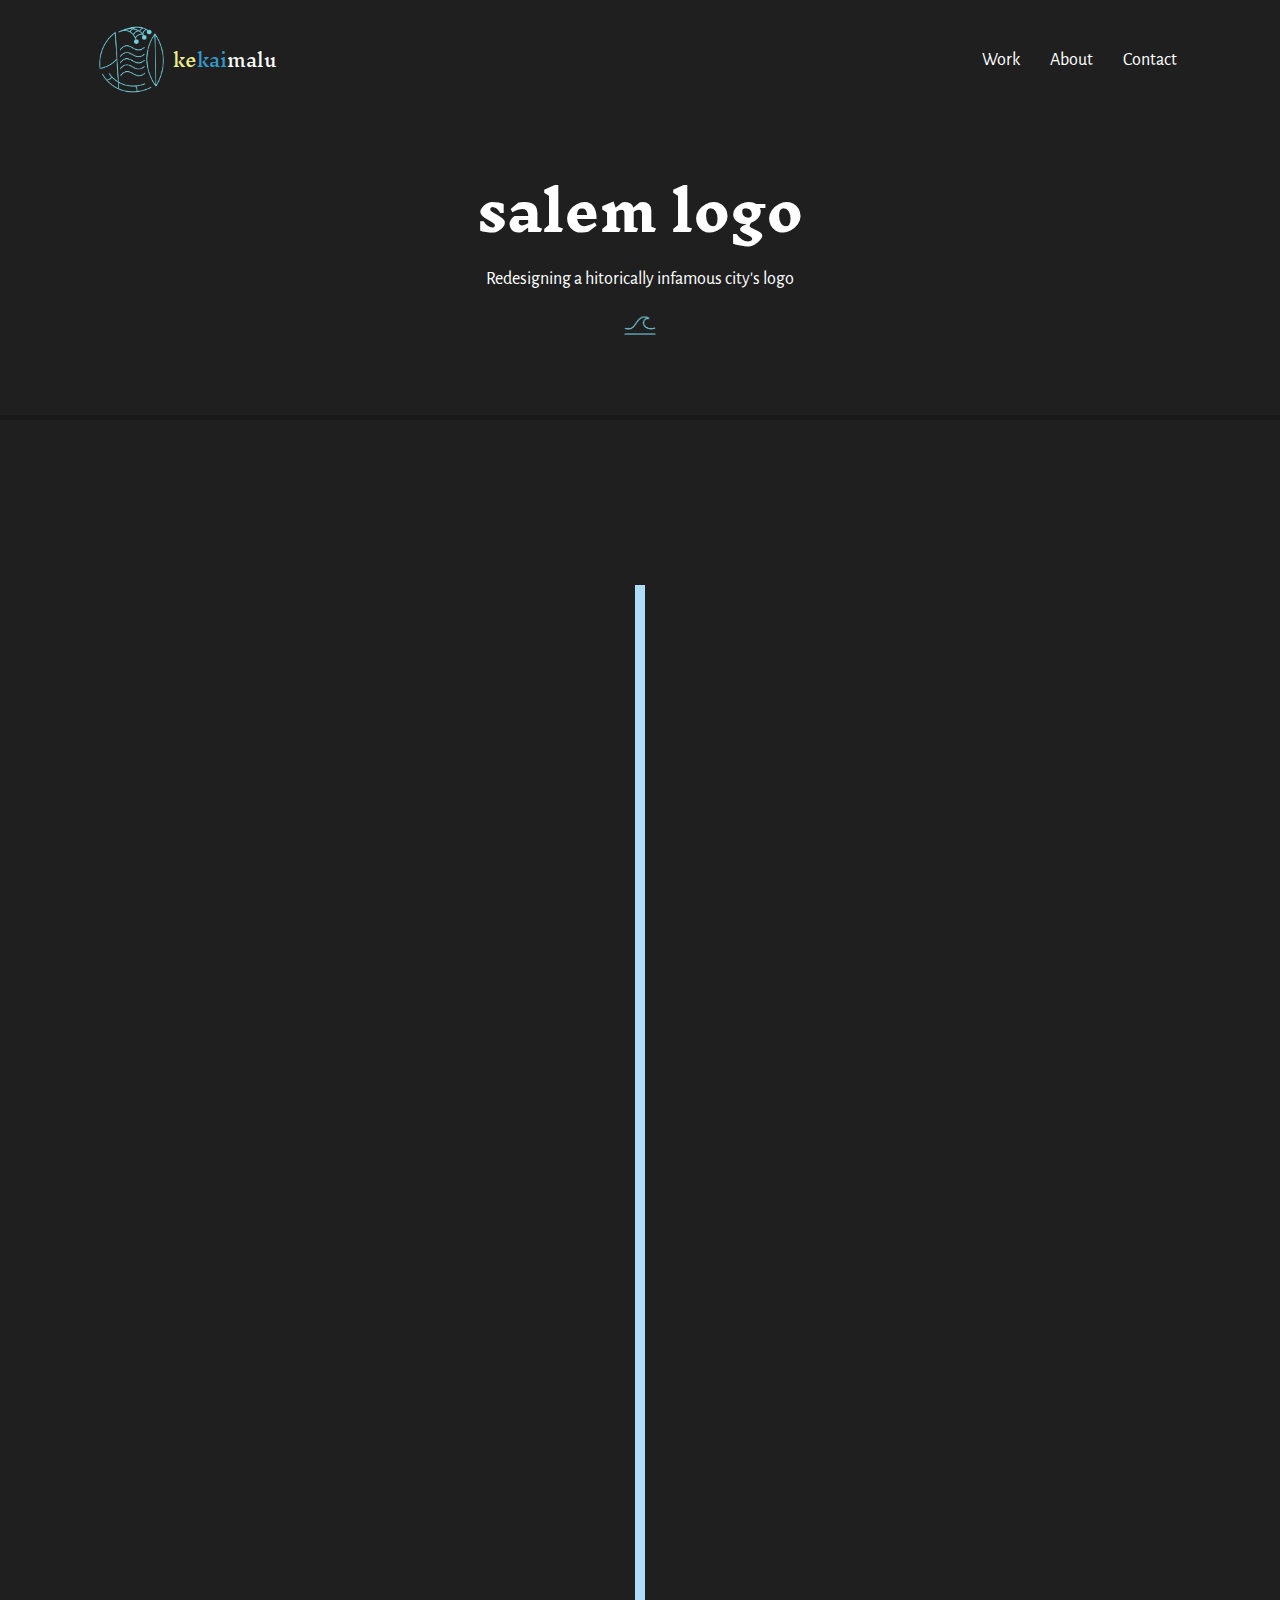
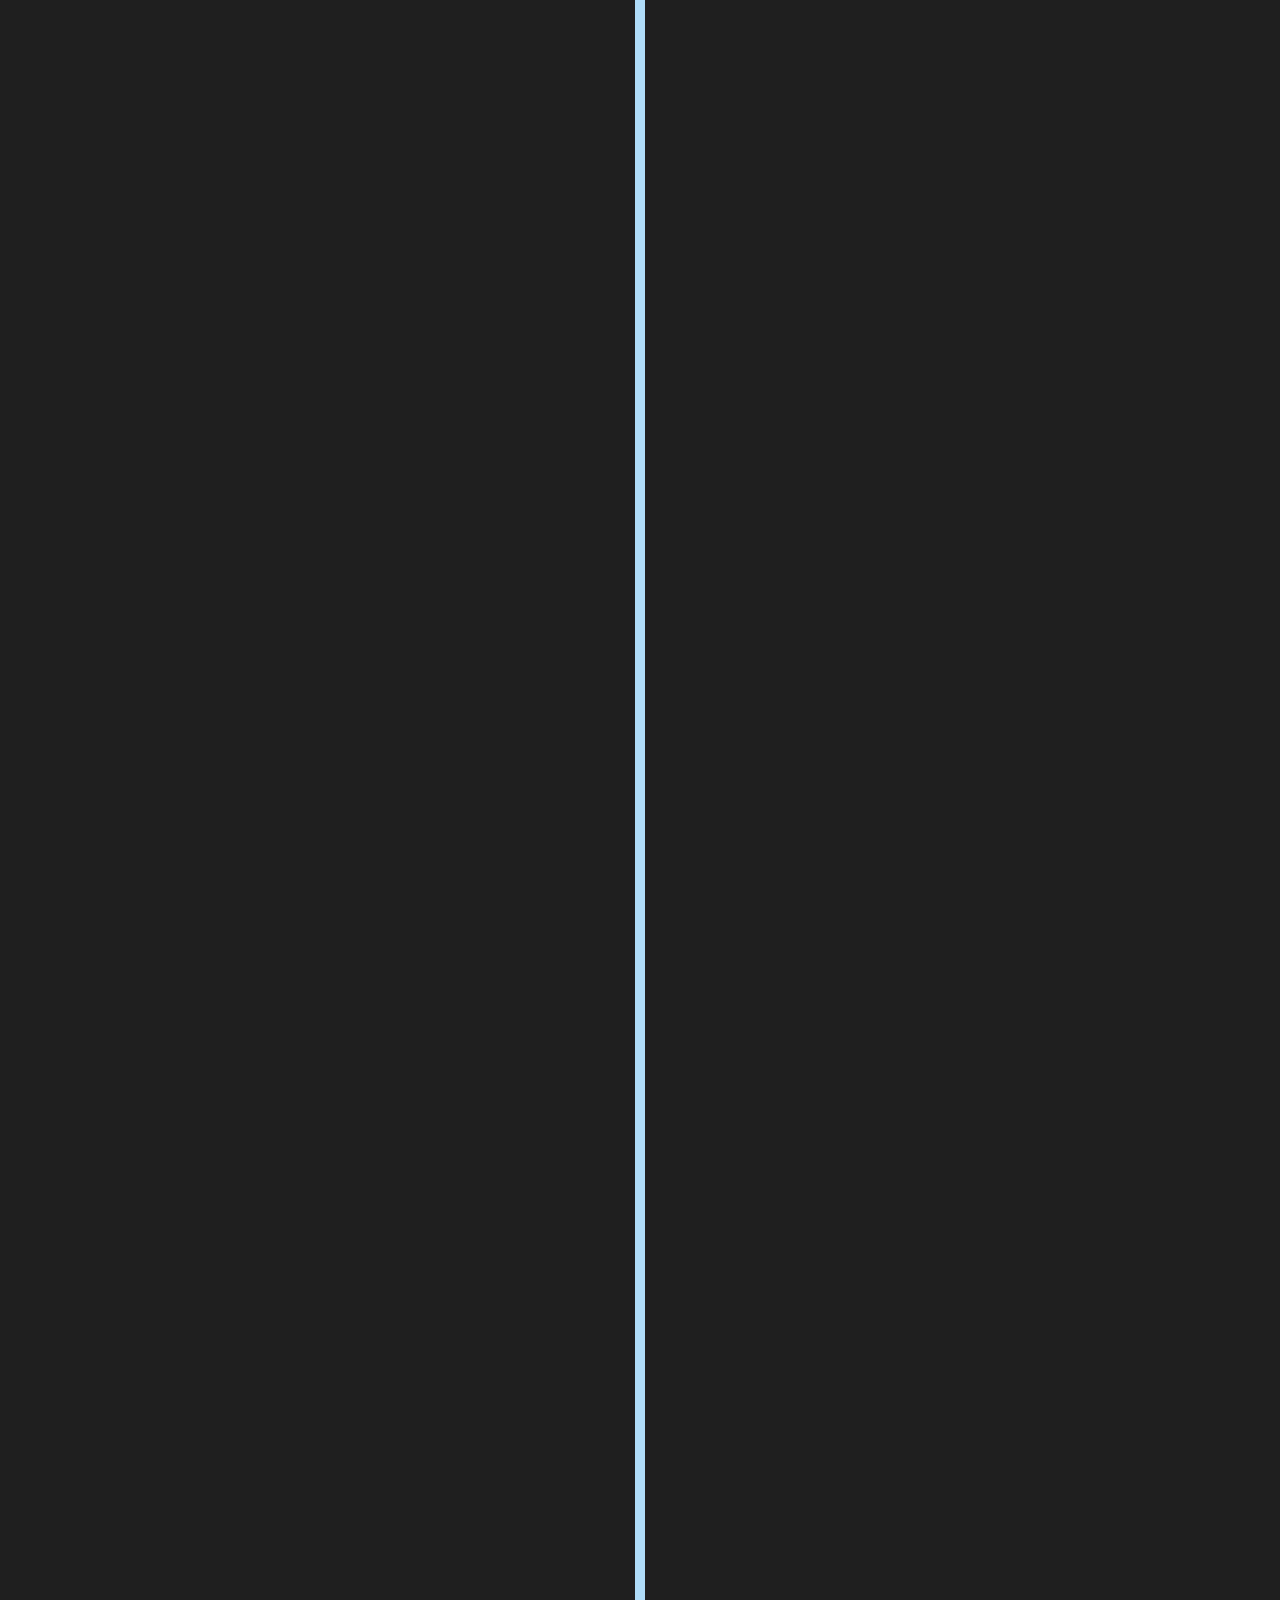
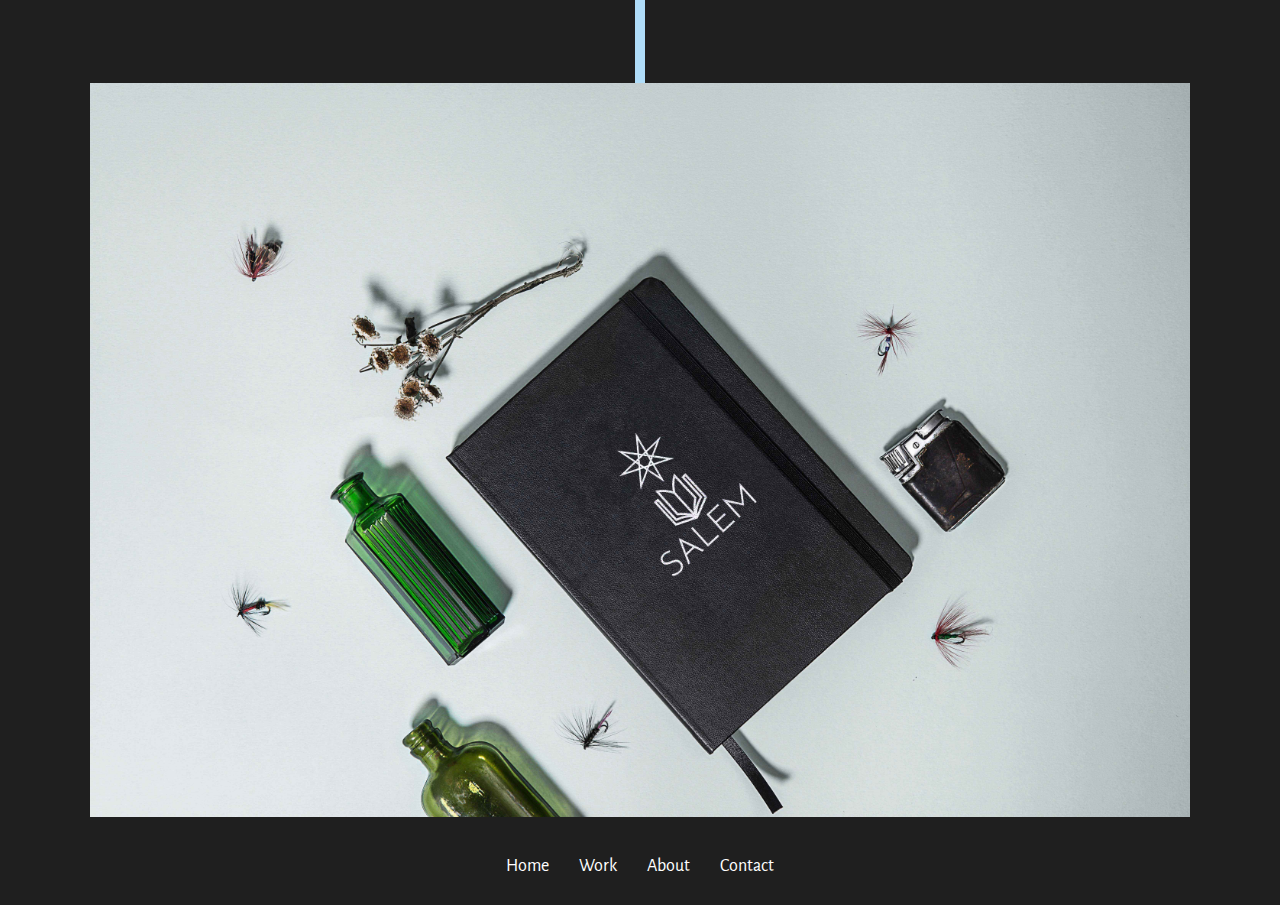
<file: salem.html>
<!DOCTYPE html>
<html lang="en">
<head>
  <meta charset="utf-8">
  <title>kekaimalu portfolio | salem city logo</title>
  <meta name="viewport" content="width=device-width, initial-scale=1, minimum-scale=1, maximum-scale=1">

  <!-- Link Swiper's CSS -->
  <link rel="stylesheet" href="css/style.css"> 
  <link rel="stylesheet" href="css/revealer.css"> 
  <link rel="stylesheet" href="css/component.css">
  <link href="css/lightbox.css" rel="stylesheet">



  <link href="https://fonts.googleapis.com/css?family=Inknut+Antiqua:300" rel="stylesheet">
  <link href="https://fonts.googleapis.com/css?family=Alegreya+Sans:300,300i" rel="stylesheet">
</head>

<body class="page-work">

<header class="site-header toggle-nav animated">
        <div class="container">
            <div class="site-branding">
                <h1 class="dakinelogo">
                    <a href="index.html"><img src="img/logo.png" height="75px"></a>
                    <a href="index.html"><span class="yellowfont">ke</span><span class="bluefont">kai</span><span>malu</span></a>
                </h1>
            </div>
            <nav class="site-navigation ">
                <div class="menu-button navicon"></div>
                <ul class="nav">
                    <li>
                        <a href="work.html">Work</a>
                    </li>
                    <li>
                      <a href="about.html">About</a>
                  </li>
                    <li>
                        <a href="contact.html">Contact</a>
                    </li>
                </ul>
            </nav>
            
        </div>
        <!-- END CONTAINER -->
    </header>

    <section class="hero text-centered pg-scroll">
            <h2 class="theheroheader">salem logo</h2>
            <p>Redesigning a hitorically infamous city's logo</p>
            <img src="img/illus.png" height="50px">
            <img data-pg-speed="-1.5" src="img/pattern.png" alt="" class="hero-img">
        </section>
        
    <section id="">
        <section class="">
            <div class="container">
              <ul class="cbp_tmtimeline">

                <li>
                  <div class="row revealer mysection1">
                    <div class="one-half column revealme1">
                        <a href="img/salem/research.JPG" class="scale-with-grid" data-lightbox="picture" data-title="Research & Understanding: Before beginning the design process I started with understanding what made Salem, MA the place it is"> <img src="img/salem/research.JPG" class="scale-with-grid"></a>
                    </div>
          
                    <div class="one-half column revealme2">
                      <div class="cbp_tmlabel">
                        <h2>research&nbsp;& understanding</h2>
                        <p>Before designing the new logo for Salem, MA, I began by researching the history, culture, architecture, art, etc. 
                          to gain an understanding of what the logo should look like in order to visually represent the city as best as I could.
                          From my research I gathered that the Witch Trials of the late 1600s to 1700s had a large impact on the culture of Salem,
                          the Salem Witch Trials are a huge part of the city's aesthetic and economy. However, the history of Salem isn't only tied
                          to the Witch Trials. During the Revolutionary War, Salem's naval base and docks were vital in swaying the war to the U.S.'s 
                          favor and in 2013 President Barack Obama signed in to writing that Salem, MA was the birthplace of the American National Gaurd.
                          These key concepts would be what I would use to help represent Salem visually through the logo redesign.
                        </p>
                      </div>
                    </div>
                  </div>
                </li>

                <li>
                  <div class="row revealer mysection1">
                    <div class="one-half column revealme1">
                        <a href="img/salem/sketch.JPG" class="scale-with-grid" data-lightbox="picture" data-title="Sketching: Getting as many ideas on to paper before moving over to digital design"> <img src="img/salem/sketch.JPG" class="scale-with-grid"></a>
                    </div>
          
                    <div class="one-half column revealme2">
                      <div class="cbp_tmlabel">
                        <h2>sketching</h2>
                        <p>After getting enough information that I can now say that I understand the City of Salem, I begin the process of brainstorming
                          by sketching out my ideas onto paper. The sketching phase is a kinda of splatter of ideas, there are no bad ideas just never enough ideas.
                          I end up with a little over 200 sketch ideas for the potential logo enough to begin seeing which are the best candidates for visually representing
                          Salem. I find that the three that best do this are a witch's hat that also doubles as a sail boat, a witch's black mirror, and a nautical star paired
                          with a witch's spell book are the three best designs.
                        </p>
                      </div>
                    </div>
                  </div>
                </li>

                <li>
                  <div class="row revealer mysection1">
                    <div class="one-half column revealme1">
                        <a href="img/salem/round1.JPG" class="scale-with-grid" data-lightbox="picture" data-title="Digitizing & Choosing: Digitizing the 3 best sketches and then deciding which of the three best visually represent Salem"> <img src="img/salem/round1.JPG" class="scale-with-grid"></a>
                    </div>
          
                    <div class="one-half column revealme2">
                      <div class="cbp_tmlabel">
                        <h2>digitizing & choosing</h2>
                        <p>I chose these three designs from my sketching process and made them digital in order to see which one I would take to the next phase
                          which would be refining the chosen one and finalizing the new redesigned Salem city logo. The debate fell sharply on the Witch's Black mirror
                          and the paired Nautical Star with the spellbook. Although the Witch's mirror did greatly capture the witch aesthetic prevalent around Salem
                          I came to the conclusion that Salem is not just the Witch Trials it also has more history that makes up the sum of what Salem, MA is, so I chose
                          the pairing of the Star and Book.
                        </p>
                      </div>
                    </div>
                  </div>
                </li>

                <li>
                  <div class="row revealer mysection1">
                    <div class="one-half column revealme1">
                        <a href="img/salem/final.JPG" class="scale-with-grid" data-lightbox="picture" data-title="Final Design: A nautical star and spellbook showing the history related to the Navy and Witch Trials"> <img src="img/salem/final.JPG" class="scale-with-grid"></a>
                    </div>
          
                    <div class="one-half column revealme2">
                      <div class="cbp_tmlabel">
                        <h2>final design</h2>
                        <p>After choosing the design I refined it further in order to make sure it was exact. For the version in colour I chose the book to be a 
                          dull purple in order to show the dark and dull past of Salem and the bright yellow to shine a brighter future. The spellbook and star have 
                          the same corresponding meanings, that although the past is dark the future doesn't have to be the same.
                        </p>
                      </div>
                    </div>
                  </div>
                </li>

              </ul>
              <div class="one-whole column">
                  <img class="scale-with-grid" src="img/salem_journal_2.jpg">
                </div>
            </div>
          </section>
    </section>

    <footer class="site-footer">
        <div class="container">
            <nav class="site-navfooter">
                <ul class="nav group">
                    <li>
                        <a href="index.html">Home</a>
                    </li>
                    <li>
                        <a href="work.html">Work</a>
                    </li>
                    <li>
                        <a href="about.html">About</a>
                    </li>
                    <li>
                        <a href="contact.html">Contact</a>
                    </li>
                </ul>
            </nav>
        </div>
        <!-- END CONTAINER -->
    </footer>

      
     <!-- Swiper JS -->
  
  <script src="js/script.js"></script>
  <script src="js/paralax-pg.js"></script>
  <script src="js/lightbox.js"></script>
  <script src="js/lightbox-plus-jquery.js"></script>

</body>
</html>
</file>
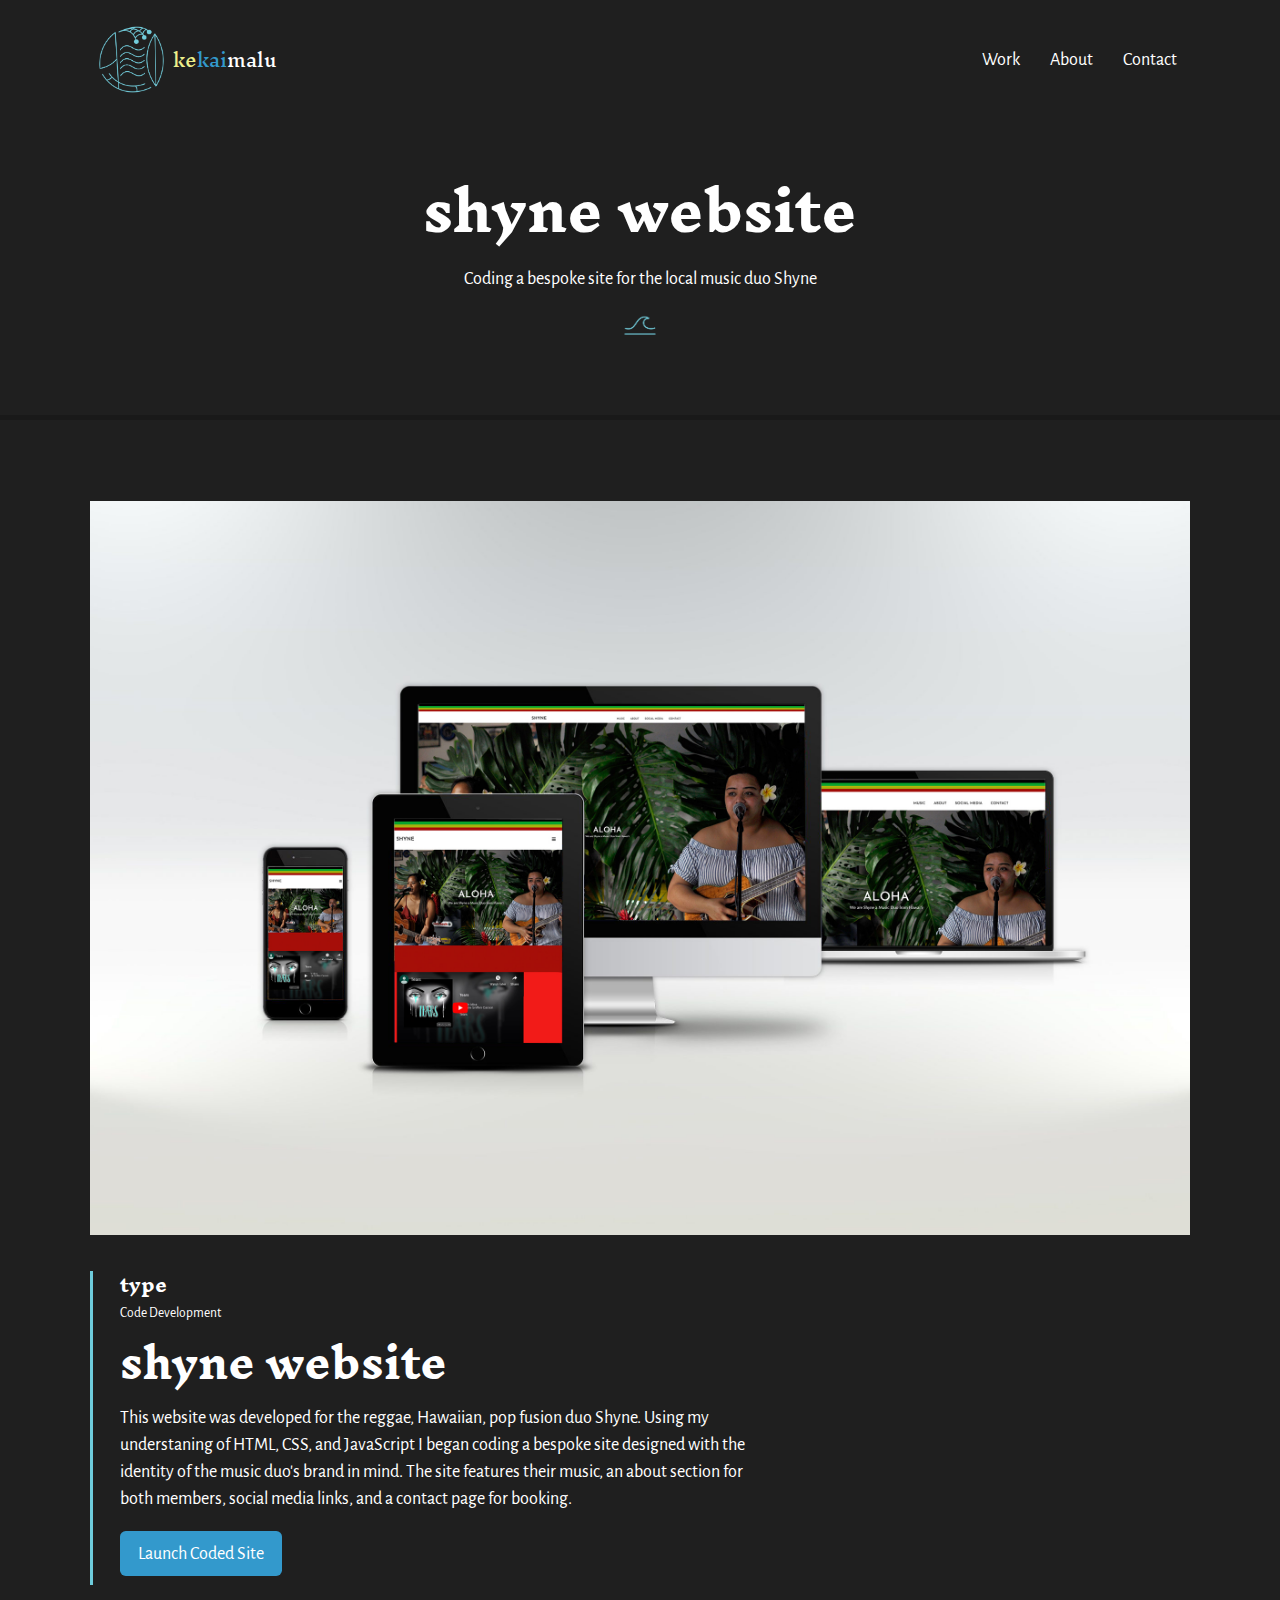
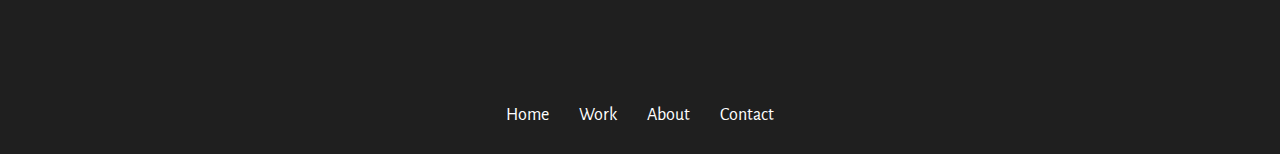
<file: shyne.html>
<!DOCTYPE html>
<html lang="en">
<head>
  <meta charset="utf-8">
  <title>kekaimalu portfolio | shyne website</title>
  <meta name="viewport" content="width=device-width, initial-scale=1, minimum-scale=1, maximum-scale=1">

  <!-- Link Swiper's CSS -->
  <link rel="stylesheet" href="css/swiper.min.css">
  <link rel="stylesheet" href="css/style.css">
 

  <link href="https://fonts.googleapis.com/css?family=Inknut+Antiqua:300" rel="stylesheet">
  <link href="https://fonts.googleapis.com/css?family=Alegreya+Sans:300,300i" rel="stylesheet">
</head>

<body class="page-work">

<header class="site-header toggle-nav animated">
        <div class="container">
            <div class="site-branding">
                    <h1 class="dakinelogo">
                            <a href="index.html"><img src="img/logo.png" height="75px"></a>
                            <a href="index.html"><span class="yellowfont">ke</span><span class="bluefont">kai</span><span>malu</span></a>
                        </h1>
            </div>
            <nav class="site-navigation ">
                <div class="menu-button navicon"></div>
                <ul class="nav">
                    <li>
                        <a href="work.html">Work</a>
                    </li>
                    <li>
                      <a href="about.html">About</a>
                  </li>
                    <li>
                        <a href="contact.html">Contact</a>
                    </li>
                </ul>
            </nav>
            
        </div>
        <!-- END CONTAINER -->
    </header>

    <section class="hero text-centered pg-scroll">
            <h2 class="theheroheader">shyne website</h2>
            <p>Coding a bespoke site for the local music duo Shyne</p>
            <img src="img/illus.png" height="50px">
            <img data-pg-speed="-1.5" src="img/pattern.png" alt="" class="hero-img">
        </section>
        
        <section id="steps">
        <div class="container">     
        <div class="one-whole column">
                <img src="img/shyne/shyne.jpg" class="scale-with-grid">
        </div>
            <div class="one-whole column">
                    <article class="dakine-article">
                            <h6>type</h6>
                            <p class="date">Code Development</p>
                            <h2>shyne website</h2>
                            <p>
                                This website was developed for the reggae, Hawaiian, pop fusion duo Shyne.
                                Using my understaning of HTML, CSS, and JavaScript I began coding a bespoke 
                                site designed with the identity of the music duo's brand in mind. The site 
                                features their music, an about section for both members, social media links, 
                                and a contact page for booking.
                            </p>
                            <button><a href="http://kekaimalu.space/shyne/" target="_blank">Launch Coded Site</a></button>
                    </article>
            </div>
        </div>
        </div>
    </section>

    <footer class="site-footer">
            <div class="container">
                <nav class="site-navfooter">
                    <ul class="nav group">
                        <li>
                            <a href="index.html">Home</a>
                        </li>
                        <li>
                            <a href="work.html">Work</a>
                        </li>
                        <li>
                            <a href="about.html">About</a>
                        </li>
                        <li>
                            <a href="contact.html">Contact</a>
                        </li>
                    </ul>
                </nav>
            </div>
            <!-- END CONTAINER -->
        </footer>

     <!-- Swiper JS -->
  
  <script src="js/script.js"></script>
  <script src="js/paralax-pg.js"></script>

</body>
</html>
</file>
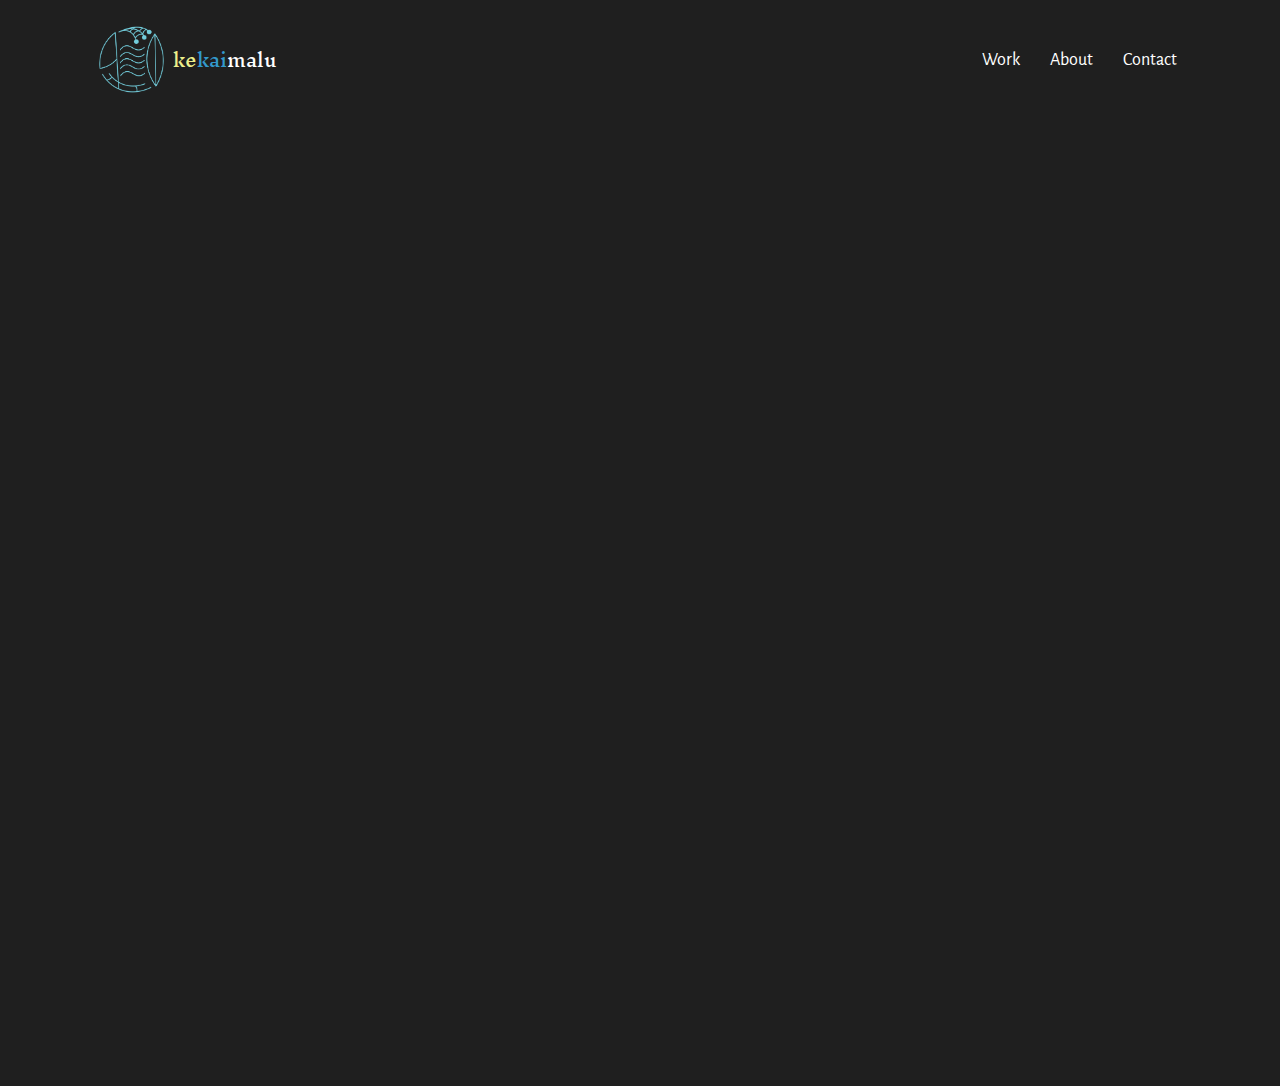
<file: work.html>
<!DOCTYPE html>
<html lang="en">
<head>
  <meta charset="utf-8">
  <title>kekaimalu portfolio | work</title>
  <meta name="viewport" content="width=device-width, initial-scale=1, minimum-scale=1, maximum-scale=1">

  <!-- Link Swiper's CSS -->
  <link rel="stylesheet" href="css/style.css">
  <link rel="stylesheet" href="css/dakinegrid.css">
  
  

  <link href="https://fonts.googleapis.com/css?family=Inknut+Antiqua:300" rel="stylesheet">
  <link href="https://fonts.googleapis.com/css?family=Alegreya+Sans:300,300i" rel="stylesheet">
</head>

<body class="page-work">

<section class="workpagesection-palala">
<header class="site-header">
        <div class="container">
            <div class="site-branding">
                <h1 class="dakinelogo">
                    <a href="index.html"><img src="img/logo.png" height="75px"></a>
                    <a href="index.html"><span class="yellowfont">ke</span><span class="bluefont">kai</span><span>malu</span></a>
                </h1>
            </div>
            <nav class="site-navigation ">
                <div class="menu-button navicon"></div>
                <ul class="nav">
                    <li>
                        <a href="work.html">Work</a>
                    </li>
                    <li>
                      <a href="about.html">About</a>
                  </li>
                    <li>
                        <a href="contact.html">Contact</a>
                    </li>
                </ul>
            </nav>
            
        </div>
        <!-- END CONTAINER -->
    </header>
</section>

    <section class="thisisagrid">
            <ul class="da-kine-grid fade-in-and-down">
                    <li>
                            <a href="olelo.html"><img src="img/thumbnails/hawaiianlanguagethumbnail.jpg" class="dakine-imggrid"/>
                                <div>
                                    <h3 class="thumbwords">‘ōlelo hawai‘i</h3>
                                </div>
                            </a>
                        </li>
                    <li>
                        <a href="adultswimlogo.html"><img src="img/thumbnails/adultswimthumbnail.jpg" class="dakine-imggrid"/>
                            <div>
                                <h3 class="thumbwords">adult swim logo</h3>
                            </div>
                        </a>
                    </li>
                    <li>
                        <a href="brochure.html"><img src="img/thumbnails/brochurethumbnail.jpg" class="dakine-imggrid"/>
                            <div>
                                <h3 class="thumbwords">museum brochure</h3>
                            </div>
                        </a>
                    </li>
                    <li>
                        <a href="shyne.html">
                            <img src="img/thumbnails/shynethumbnail.jpg" class="dakine-imggrid"/>
                            <div>
                                <h3 class="thumbwords">shyne website</h3>
                            </div>
                        </a>
                    </li>
                    <li>
                        <a href="books.html"><img src="img/thumbnails/teddythumbnail.gif" class="dakine-imggrid"/>
                            <div>
                                <h3 class="thumbwords">david sedaris books</h3>
                            </div>
                        </a>
                    </li>
                  <li>
                      <a href="augere.html"><img src="img/thumbnails/augerethumbnail.jpg" class="dakine-imggrid"/>
                        <div>
                            <h3 class="thumbwords">augere brand identity</h3>
                        </div>
                    </a>
                </li>
                <li>
                        <a href="magazine.html"><img src="img/thumbnails/magazinethumbnail.jpg" class="dakine-imggrid"/>
                            <div>
                                <h3 class="thumbwords">martial arts magazine</h3>
                            </div>
                        </a>
                    </li>
                    <li>
                            <a href="heilung.html"><img src="img/thumbnails/heilunguxthumbnail.jpg" class="dakine-imggrid"/>
                                <div>
                                    <h3 class="thumbwords">heilung ui</h3>
                                </div>
                            </a>
                        </li>
                        <li>
                                <a href="salem.html"><img src="img/thumbnails/citylogothumbnail.jpg" class="dakine-imggrid"/>
                                    <div>
                                        <h3 class="thumbwords">salem city logo</h3>
                                    </div>
                                </a>
                            </li>
                            <li>
                                    <a href="orderofio.html"><img src="img/thumbnails/orderofiothumb.jpg" class="dakine-imggrid"/>
                                        <div>
                                            <h3 class="thumbwords">order of ‘io</h3>
                                        </div>
                                    </a>
                                </li>
                </ul>
    </section>

     <!-- Swiper JS -->
  
  <script src="js/script.js"></script>

</body>
</html>
</file>
<file: css/style.css>
/* #BASE CSS (Initital Setup)
---------------------------------
    #BASE START
        #HTML5
    #BASE CONTENT
        #TYPOGRAPHY
            #BODY
            #HEADINGS
            #PARAGRAPHS
            #LINKS
            #LISTS
            #HELPERS
        #MEDIA
            #IMAGES
        #COMPONENTS
            #BUTTONS
    #BASE LAYOUT
        #MEDIAQUERIES
        #CONTAINER
        #GRID SYSTEM
            #CLEARFIX
    #BASE SITE
        #SITE STRUCTURE
            #HEADER
                #SITE-BRANDING (LOGO)
            #FOOTER
            #SECTIONS
            #SUB PAGES
        #SITE NAVIGATION
            #TOGGLE-NAV (Default for Small Screens)
--------------------------------- */
/* #HTML5 */

.page-work .da-kine-grid li {
  animation-name: mythumbgridgrow;
  animation-duration: 1s;
  animation-delay: 0;
  opacity: 0;
  animation-fill-mode: forwards;
}
.page-work .da-kine-grid li:nth-child(1) {
  animation-delay: 0.2s;
}
.page-work .da-kine-grid li:nth-child(2) {
  animation-delay: 0.4s;
}
.page-work .da-kine-grid li:nth-child(3) {
  animation-delay: 0.6s;
}
.page-work .da-kine-grid li:nth-child(4) {
  animation-delay: 0.8s;
}
.page-work .da-kine-grid li:nth-child(5) {
  animation-delay: 1s;
}
.page-work .da-kine-grid li:nth-child(6) {
  animation-delay: 1.2s;
}
.page-work .da-kine-grid li:nth-child(7) {
  animation-delay: 1.4s;
}
.page-work .da-kine-grid li:nth-child(8) {
  animation-delay: 1.6s;
}
.page-work .da-kine-grid li:nth-child(9) {
  animation-delay: 1.8s;
}
.page-work .da-kine-grid li:nth-child(10) {
  animation-delay: 2s;
}
.page-work .da-kine-grid li:nth-child(11) {
  animation-delay: 2.2s;
}
.page-work .da-kine-grid li:nth-child(12) {
  animation-delay: 2.4s;
}

@keyframes mythumbgridgrow {
  0% {
    transform: translateX(-20px);
    opacity: 0;
  }
  100% {
    transform: translateX(0);
    opacity: 1;
  }
}

header,
section,
footer,
aside,
nav,
main,
article,
figure {
  display: block;
}

/* #TYPOGRAPHY  */
/* Reference
	62.5%  => 10px
	68.8%  => 11px
	75%    => 12px
	81.3%  => 13px
	87.5%  => 14px
	100%   => 16px
	112.5% => 18px
	125%   => 20px
*/
body {
  font-family: 'Alegreya Sans', sans-serif;
  color: #333;
  font-size: 87.5%;
  /* 14px; */
  line-height: 1.5em;
  /* 14px x 1.5em = 21px */
}

/* #HEADINGS
    Based on a Traditional Typographic Scale
    48, 36, 24, 21, 18, 16
*/
h1,
h2,
h3,
h4,
h5,
h6 {
  font-family: 'Inknut Antiqua', serif;
  margin: 0.5em 0;
}

h1 {
  font-size: 3em;
  /* 48px / 16px = 3em */
  line-height: 1em;
}

h2 {
  font-size: 2.25em;
  /* 36px / 16px = 2.25em */
  line-height: 1.1em;
}

h3 {
  font-size: 1.5em;
  /* 24px / 16px = 1.5em */
  line-height: 1.2em;
}

h4 {
  font-size: 1.3125em;
  /* 21px / 16px = 1.3125em */
  line-height: 1.3em;
}

h5 {
  font-size: 1.125em;
  /* 18px / 16px = 1.125em */
  line-height: 1.4em;
}

h6 {
  font-size: 1em;
  /* 16px / 16px = 1em */
  line-height: 1.5em;
}

/* #PARAGRAPHS */
p {
  margin: 0 0 0.5em 0;
}

/* #LINKS */
a {
  color: #fff;
  text-decoration: none;
}

a:hover {
  color: #fff;
}

/* #LISTS */
ul,
ol,
li {
  margin: 0;
  padding: 0;
}

ul,
ol {
  padding-bottom: 1em;
}

ul li ul,
ul li ol,
ol li ul,
ol li ol {
  margin: 0;
  padding-bottom: 0;
}

li {
  margin-left: 1.875em;
}

/* #BLOCK QUOTES  */
blockquote {
  font-size: 1.142em;
  margin: 1.5em 0;
  padding: 1.5em;
  border-top: 0px solid #ccc;
  border-bottom: 0px solid #ccc;
}

blockquote cite {
  display: block;
  opacity: 0.8;
  font-size: 0.875em;
}

blockquote cite:before {
  content: "\2014";
  margin-right: 0.25em;
}

/* #HELPERS */
.text-centered {
  text-align: center;
}

.hidden {
  position: absolute;
  top: -9999px;
  left: -9999px;
}



.subheader {
  color: #999;
  margin-top: 1em;
  font-style: normal;
  font-weight: normal;
  clear: both;
}

/* HORIZONTAL RULES */
hr {
  border: 0;
  height: 1px;
  background: #ddd;
  margin: 2em 0;
}

/* #MEDIA  */
/* #IMAGES */
img.scale-with-grid {
  max-width: 100%;
  height: auto;
}

img.circular {
  border-radius: 100%;
}

/* #COMPONENTS  */
/* #BUTTONS */
button {
  font-size: inherit;
  font-family: 'Alegreya Sans', sans-serif;
}

button,
a.button,
form input[type="submit"] {
  display: inline-block;
  background-color: #39c;
  border: 1px solid #39c;
  color: #fff;
  padding: 0.75em 1em;
  -webkit-border-radius: 0.32em;
  -moz-border-radius: 0.32em;
  border-radius: 0.32em;
  margin-top: 0.5em;
  margin-bottom: 0.5em;
  border: none;
  cursor: pointer;
  line-height: 1em;
}

button.alt,
a.button.alt {
  background-color: rgba(255, 255, 255, 0);
  border: 1px solid #39c;
  color: #39c;
}

button:hover,
a.button:hover,
form input[type="submit"]:hover {
  background-color: #6eccdc;
  color: #fff;
  border-color: #6eccdc;
  text-decoration: none;
}

/* LAYOUT */
/*
#MEDIA QUERIES (Mobile First)
	#DEFAULT+ (Mobile First - Default Settings in the CSS Above)
	#SMALL- (Mobile Only Overrides) - max-width: 767px
	#MEDIUM+ (Tablet) - min-width: 768px
	#LARGE+ (Desktop) - min-width: 1050px
	#EXTRALARGE+ (Desktop+) - min-width: 1250px  */
/* SMALL+ (Mobile First Defaults) */
body {
  margin: 0;
  padding: 0;
}

.container {
  width: 92%;
  margin: 0 auto;
  padding: 0 4%;
}

/* SMALL- MEDIA QUERY (e.g. for mobile overrides) */
@media (max-width: 767px) {
  /* Inherits Small/Mobile Body Type from Above */
  /* Inherits Small/Mobile Fluid Width from Above */
}

/* #MEDIUM+ MEDIA QUERY */
@media (min-width: 768px) {
  /* Inherits Small/Mobile Body Type from Above */
  /* Inherits Small/Mobile Fluid Width from Above */
}

/* #LARGE+ MEDIA QUERY */
@media (min-width: 1050px) {
  /* LARGE BODY TYPE */
  body {
    font-size: 100%;
    /* 16px; */
  }
  /* FIXED WIDTH */
  .container {
    width: 900px;
    padding: 0 50px;
  }
}

/* #EXTRA-LARGE+ MEDIA QUERY */
@media (min-width: 1250px) {
  /* EXTRA-LARGE BODY TYPE */
  body {
    font-size: 112.5%;
    /* 18px; */
  }
  /* FIXED WIDTH */
  .container {
    width: 1100px;
  }
}

/* Default Grid (on SMALL+ Screen Sizes) */
.row {
  margin: 0;
}

.column {
  margin: 0 0 3em 0;
}

/* Medium Grid (on MEDIUM+ Screen Sizes) */
@media (min-width: 768px) {
  .column {
    float: left;
    margin-right: 8%;
  }
  .column:last-child {
    margin-right: 0;
  }
  .column.centered {
    float: none;
    margin-left: auto;
    margin-right: auto;
  }
  .one-whole.column {
    width: 100%;
    margin-bottom: 1em;
  }
  .one-half.column {
    width: 46%;
  }
  .one-third.column {
    width: 28%;
  }
  .two-thirds.column {
    width: 64%;
  }
  .one-fourth.column {
    width: 19%;
  }
  .one-fifth.column {
    width: 13.6%;
  }
}

/* #CLEARFIXES */
.group:after,
.row:after,
.container:after,
.nav:after {
  content: "";
  display: table;
  clear: both;
  font-size: 0;
}

/* FOR DEMO PURPOSES */
.demo .column {
  background-color: #ccc;
}

.demo .column p {
  text-align: center;
  margin: 0;
  padding: 1em;
}

/* Header & Footer */
body {
  background: #fff;
}

/* Header & Footer */
.site-header a,
.site-footer a {
  color: #333;
}

.site-header a:hover,
.site-footer a:hover {
  color: #069;
  text-decoration: none;
}

/* Header Only */
.site-header {
  /* background: #fff; */
  border-bottom: 0px solid #ccc;
}

.site-header .container {
  padding-top: 0.5em;
  display: flex;
  align-items: center;
}



.nav{
  margin-right: 5em;

}

/* Site Branding 
.site-branding {
  text-align: center;
}*/

.site-branding h1 {
  font-size: 1em;
  font-weight: normal;
  font-style: normal;
  margin: 0;
  color: #999;
  padding: 0.5em 0 0.4em 0;
}

.site-branding h1 a {
  /* font-weight: bold; */
  display: inline-block;
}

@media (min-width: 768px) {
  .site-branding {
    float: left;
  }
}

@media (min-width: 768px) {
  .site-navigation {
    float: right;
    display: inline-block;
    display: inline-flex;
  }
}

/* Footer Only */
.site-footer {
  background: #fff;
  border-top: 0px solid #ccc;
}

.site-footer .container {
  padding-top: 0.25em;
  padding-bottom: 0.25em;
}

@media (min-width: 768px) {
  .site-footer .container {
    padding-bottom: 0.5em;
  }
}

/* Main Site Section (Main Content Area) */
.site-main {
  background: #fff;
}

/* Main Sections */
section {
  padding: 3em 0;
}
.home section{
  padding: 0;
  height: 100%;
}
/* Hero Sections */
.container .hero {
  position: relative;
  margin-top: 2em;
  margin-bottom: 3em;
}

.hero {
  background: #1f1f1f;
  border-top: none;
  padding: 4em 1em 3em 1em;
  margin-bottom: 1.5em;
}

.hero h1,
.hero h2 {
  font-size: 3em;
  line-height: 1.1em;
  max-width: 10em;
}

.hero p {
  max-width: 22em;
}

.hero.text-centered h1,
.hero.text-centered h2,
.hero.text-centered h3,
.hero.text-centered h4,
.hero.text-centered h5,
.hero.text-centered h6,
.hero.text-centered p {
  margin-left: auto;
  margin-right: auto;
}

.hero.full-width {
  margin-top: 0;
  margin-bottom: 0;
}

/* #SITE NAVIGATION  */
/* Default Site-Navigation Menu (both header & footer) */
.site-navigation {
  font-family: 'Alegreya Sans', sans-serif;
}

.site-navigation ul {
  padding: 0.5em 0;
 
}

.site-navigation ul li {
  margin: 0;
  padding: 0;
  display: inline-block;
  display: inline-flex;
}

.site-navigation ul li a {
  display: block;
  padding: 0.5em 0.75em 0.4em 0.75em;
}

.site-navigation ul li ul {
  border-top: none;
  margin: 0;
  padding: 0;
}

/* Default Site-Navigation (footer only) */
.site-footer .site-navigation ul {
  border-top: none;
  margin: 0;
}



/* ARTICLES */

/* Articles */
article {
  max-width: 650px;
  margin-bottom: 5em;
  /*margin: 0 auto 8em auto;
  padding: 2em 0;*/
}

article h1 {
  text-align: center;
}

article h1 + h2 {
  text-align: center;
  font-size: 1.5em;
  line-height: 1.25em;
  font-weight: normal;
  margin-bottom: 1em;
}

article .date {
  /* text-align: center; */
  font-size: 0.75em;
  line-height: 1;
  color: #fff;
  font-weight: normal;
}

article .date + p {
  margin-top: 2.5em;
}

.aboutsubtext{
  font-size: 0.75em;
  line-height: 1;
  color: #fff;
  font-weight: normal;
}

article p + h2,
article p + h3,
article p + h4,
article p + h5,
article p + h6 {
  /* margin-top: 1.5em; */
}

/*
article p:first-of-type:first-letter {
  float: left;
  font-size: 3em;
  margin-right: 0.3em;
  background-color: #333;
  color: #fff;
  padding: 0.45em;
}
*/

/* FORMS */

form {
  max-width: 600px;
  margin: 2em auto;
}

form label,
form input,
form textarea {
  box-sizing: border-box;
  display: block;
  width: 100%;
  font-size: 1em;
}

form label {
  margin-top: 1em;
  margin-bottom: 0.25em;
}

form input[type="text"],
form textarea {
  border: 1px solid #ccc;
  padding: 0.5em;
  color: #666;
}

form textarea {
  min-height: 10em;
  line-height: 1.5;
}

form input[type="submit"] {
  margin-top: 1.5em;
  width: auto;
}

/* SITE SPECIFIC CSS */

.section-title {
  margin-bottom: 3em;
  text-align: center;
}
.section-title:after {
  content: "";
  display: block;
  width: 50px;
  margin: 0.5em auto;
  border-bottom: 4px solid rgba(0, 0, 0, 0.2);
}

img.thumb-small-left {
  max-width: 100px;
  float: left;
  margin-top: 5px;
  margin-right: 20px;
}

img.thumb-small-left + h5 {
  margin-left: 120px;
  margin-top: 0;
  margin-bottom: 0;
}

img.thumb-small-left + h5 + p {
  margin-left: 120px;
}

section.light {
  background: rgba(0, 0, 0, 0.025);
}

/* Thumb Gallery */

.thumb-gallery,
.thumb-gallery li {
  margin: 0;
  padding: 0;
  list-style: none;
  text-align: center;
}

.thumb-gallery li {
  display: inline-block;
  width: 47%;
  margin: 1%;
}

@media (min-width: 768px) {
  .thumb-gallery li {
    width: 22%;
  }
}

/* vertical centering and order-swapping columns */
@media (min-width: 768px) {
  .vcenter {
    display: flex;
    align-items: center;
    justify-content: center;
    margin-bottom: 3em;
  }

  .vcenter .column {
    margin-bottom: 0;
  }

  .orderswap .column {
    float: right;
    margin-left: 8%;
    margin-right: 0;
  }
  .orderswap .column:last-child {
    margin-left: 0;
  }
  .vcenter.orderswap {
    flex-direction: row-reverse;
    justify-content: space-between;
  }
}

header{
  position: absolute;
  z-index: 100;
  background-color: rgb(255, 255, 255, 0);
  
}

li{
  margin: 0;
}

.thisisagrid{
  padding: 0;
  padding-top: 0em;
  margin-top: 4em;
}

@media (max-width: 767px) {
  .thisisagrid{
    padding: 0;
    padding-top: 0em;
    margin-top: 6em;
  } 
}

body{
  background: #1f1f1f;
}

.homepagebutton{
  z-index: 100;
  margin-top: 72vh;
  margin-left: 1em;
}

.site-navigation{
  /* position: absolute; */
  right: 0;
}

.site-header{
  width: 100%;
}

/* @media (min-width: 1250px) {
  .site-navigation{
    margin-right: 8em;
  }
} */

article{
  /*padding-right: 1em;
  padding-left: 1em; 
}

article, p{
  padding-right: 1em;
  padding-left: 1em;  */
}

p{
  color: white;
}

h1, h2, h3, h4, h5, h6{
  color: #fff;
}

.site-header a, .site-footer a{
  color: #fff;
}

.site-header a:hover{
  color: #6eccdc;
}

.navcolor a{
  color: #1f1f1f;
}

.thefinalstep{
  text-align: center;
}

/* Page Trans */
 section{
   animation: .9s fade-in ease forwards;
 }

 @keyframes fade-in{
   0% {
     opacity: 0;
     transform: scale(.9);
   }

   100% {
     opacity: 1;
     transform: scale(1);
   }
 }

.site-footer{
  background-color: #1f1f1f;
  /* margin-top: 40em; */
}


.site-navfooter {
  font-family: 'Alegreya Sans', sans-serif;
}

.site-navfooter ul {
  padding: 0.5em 0;
  color: #1f1f1f;
 
}

.site-navfooter ul li {
  margin: 0;
  padding: 0;
  display: inline-block;
  display: inline-flex;
}

.site-navfooter ul li a {
  display: block;
  padding: 0.5em 0.75em 0.4em 0.75em;
}

.site-navfooter ul li ul {
  border-top: none;
  margin: 0;
  padding: 0;
}

/* Default Site-Navfooter (footer only) */
.site-footer .site-navfooter ul {
  border-top: none;
  margin: 0;
}

@media (min-width: 1250px) {
  .site-navfooter{
    margin-right: 8em;
  }
}

.site-navfooter{
  text-align: center;
  margin: 0 auto;
}

.site-navfooter ul li a:hover {
  color: #6eccdc;
}

/* Social Media Icons */

.fa {
  padding: 20px;
  font-size: 30px;
  width: 50px;
  text-align: center;
  text-decoration: none;
  margin: 10px 3px;
  border-radius: 50%;
  width: 20px;
  height: 20px;
}

.fa:hover {
    /* opacity: 0.5; */
    color: #6eccdc;
}

.fa-twitter {
  background: #39c;
  color: white;
}

.fa-twitter:hover {
  background: #6eccdc;
  color: white;
}

.fa-instagram {
  background: #39c;
  color: white;
}

.fa-instagram:hover {
  background: #6eccdc;
  color: white;
}

.aboutimg{
  border-radius: 10px;
}

.dakine-article{
  border-left: 3px solid #6eccdc;
  padding-left: 1.5em;
}

header{
  margin-top: .2em;
  margin-bottom: 1em;
}

.site-header .container{
  display: flex;
  align-content: center;
  justify-content: space-between;
}

.site-navigation ul{
  margin-right: 0;
}

.container::after{
  content: none;
}

header{
  display: flex;
  align-content: center;
  justify-content: space-between;
}

.dakinelogo{
  display: flex;
  align-items: center;
  justify-content: center;
}

.workpagesection-palala{
  padding-top: 0em;
}

.hero h2{
  margin-top: 2em;
}

/* Hero Texture Pattern */
/* .hero::before{
  background-image: url("../img/pattern.png");
  background-size: cover;
  content: "";
  display: block;
  position: absolute;
  top: 0;
  left: 0;
  width: 100%;
  height: 100%;
  z-index: -2;
  opacity: 0.2;
  background-attachment: fixed; 
  background-position: center;
  background-repeat: no-repeat;
  background-size: cover;
} */

.hero-img{
  position: absolute;
  top: 0;
  left: 0;
  object-fit: cover;
  z-index: -15;
  height: 147%;
  width: 147%;
}

.hero{
  border-bottom: 5px solid #191919;
  position: relative;
  overflow: hidden;
}

.contact-me-palala{
  padding: 20px;
  font-size: 30px;
  width: 50px;
  text-align: center;
  text-decoration: none;
  margin: 10px 3px;
  border-radius: 50%;
  width: 20px;
  height: 20px;
  background: #39c;
  color: white;
}

.contact-me-palala:hover{
    filter: brightness(150%);
    
}

.yellowishfont{
  color: #bcbe34;
}

.bluefont{
  color: #39c;
}

.yellowishfont:hover{
  color: #6eccdc;
}

.bluefont:hover{
  color: #6eccdc;
}

.yellowfont{
  color: #edef8b;
}

.yellowfont:hover{
  color: #6eccdc;
}

.blueabout{
  color: #39c;
}

.yellowabout{
  color: #edef8b;
}

video.scale-with-grid{
  max-width: 100%;
  height: auto;
}
</file>
<file: css/revealer.css>
.revealer {
    position: relative;
  }

  .revealme1 {
    transition: all 1s ease;
    opacity: 0;
  }

  .active .revealme1 {
    opacity: 1;
  }

  .mysection1 .revealme1 {
    transform: translateX(2em);
  }
  .mysection1.active .revealme1 {
    transform: translateX(0);
  }



  .revealme2 {
    transition: all 1s ease;
    opacity: 0;
  }

  .active .revealme2 {
    opacity: 1;
  }

  .mysection1 .revealme2 {
    transform: translateX(-2em);
  }
  .mysection1.active .revealme2 {
    transform: translateX(0);
  }
</file>
<file: css/dakinegrid.css>
.dakine-imggrid {
  max-width: 100%;
  height: auto;
}

.da-kine-grid {
	margin: 0;
  padding: 0;
  display: flex;
  flex-wrap: wrap;
}

.da-kine-grid li {
  position: relative;
	overflow: hidden;
	width: 16.6666667%; /* Fallback */
	width: -webkit-calc(100% / 4);
    width: calc(100% / 4);
	display: block;
}

.da-kine-grid li a,
.da-kine-grid li a img {
	display: block;
}


/* Flexbox is used for centering the heading */
.da-kine-grid li a div {
	position: absolute;
	left: 20px;
	top: 20px;
	right: 20px;
	bottom: 20px;
	background: #6eccdcb2;
	display: flex;
  align-items: center;
  justify-content: center;
  text-align: center;
  opacity: 0;
  transition: .4s ease-out all;
  border-radius: 2%;
}

.da-kine-grid li a:hover div {
	opacity: 1;
}

.da-kine-grid li a div h3 {
	color: #ffffff;
	font-size: 1.4em;
	padding: 0 10px;
}

/* Example for media query: change number of items per row */

@media screen and (max-width: 1190px) {
	.da-kine-grid li {
		width: 20%; /* Fallback */
		width: -webkit-calc(100% / 4);
		width: calc(100% / 4);
	}
}

@media screen and (max-width: 945px) {
	.da-kine-grid li {
		width: 25%; /* Fallback */
		width: -webkit-calc(100% / 4);
		width: calc(100% / 4);
	}
}

@media screen and (max-width: 660px) {
	.da-kine-grid li {
		width: 33.3333333%; /* Fallback */
		width: -webkit-calc(100% / 2);
		width: calc(100% / 2);
	}
}

@media screen and (max-width: 660px) {
	.da-kine-grid li {
		width: 33.3333333%; /* Fallback */
		width: -webkit-calc(100% / 2);
		width: calc(100% / 2);
	}
}

@media screen and (max-width: 400px) {
	.da-kine-grid li {
		width: 50%; /* Fallback */
		width: -webkit-calc(100% / 2);
		width: calc(100% / 2);
	}
}

@media screen and (max-width: 300px) {
	.da-kine-grid li {
		width: 100%;
	}
}

li{
    /* margin: 0; */
}
</file>
<file: css/component.css>
CSS Site base (styel.css) linked as external source

.row {
	align-items: flex-start;
  }
  
  
  @font-face {
	  font-family: 'ecoico';
	  src:url('../fonts/timelineicons/ecoico.eot');
	  src:url('../fonts/timelineicons/ecoico.eot?#iefix') format('embedded-opentype'),
		  url('../fonts/timelineicons/ecoico.woff') format('woff'),
		  url('../fonts/timelineicons/ecoico.ttf') format('truetype'),
		  url('../fonts/timelineicons/ecoico.svg#ecoico') format('svg');
	  font-weight: normal;
	  font-style: normal;
  } /* Made with http://icomoon.io/ */
  
  .cbp_tmtimeline {
	  margin: 30px 0 0 0;
	  padding: 0;
	  list-style: none;
	  position: relative;
  } 
  
  /* The line */
  .cbp_tmtimeline:before {
	  content: '';
	  position: absolute;
	  top: 0;
	  bottom: 0;
	  width: 10px;
	  background: #afdcf8;
	  left: 50%;
	  margin-left: -5px; /* MIDDLE LINE TIMELINE */
  }
  
  
  
  /* Right content */
  .cbp_tmtimeline > li .cbp_tmlabel {
	  margin: 0 0 15px 0;
	  background: #3594cb;
	  color: #fff;
	  padding: 2em;
	  font-size: 1.2em;
	  font-weight: 300;
	  line-height: 1.4;
	  position: relative;
	  border-radius: 5px;
  }
  
  .cbp_tmtimeline > li:nth-child(odd) .cbp_tmlabel {
	  background: #6cbfee;
  }
  
  .cbp_tmtimeline > li .cbp_tmlabel h2 { 
	  margin-top: 0px;
	  padding: 0 0 10px 0;
	  border-bottom: 1px solid rgba(255,255,255,0.4);
  }
  
  /* The triangle */
  .cbp_tmtimeline > li .cbp_tmlabel:after {
	  right: 100%;
	  border: solid transparent;
	  content: " ";
	  height: 0;
	  width: 0;
	  position: absolute;
	  pointer-events: none;
	  border-right-color: #3594cb;
	  border-width: 10px;
	  top: 10px;
  }
  
  .cbp_tmtimeline > li:nth-child(odd) .cbp_tmlabel:after {
	  border-right-color: #6cbfee;
  }
  
  /* The icons */
  .cbp_tmtimeline > li .cbp_tmicon {
	  width: 40px;
	  height: 40px;
	  font-family: 'ecoico';
	  speak: none;
	  font-style: normal;
	  font-weight: normal;
	  font-variant: normal;
	  text-transform: none;
	  font-size: 1.4em;
	  line-height: 40px;
	  -webkit-font-smoothing: antialiased;
	  position: absolute;
	  color: #fff;
	  background: #46a4da;
	  border-radius: 50%;
	  box-shadow: 0 0 0 8px #afdcf8;
	  text-align: center;
	  left: 20%;
	  top: 0;
	  margin: 0 0 0 -25px;
  }
  
  .cbp_tmicon-phone:before {
	  content: "\e000";
  }
  
  .cbp_tmicon-screen:before {
	  content: "\e001";
  }
  
  .cbp_tmicon-mail:before {
	  content: "\e002";
  }
  
  .cbp_tmicon-earth:before {
	  content: "\e003";
  }
  
  /* Example Media Queries */
  @media screen and (max-width: 65.375em) {
  
  
  }
  
  @media screen and (max-width: 47.2em) {
	  .cbp_tmtimeline:before {
		  display: none;
	  }
  
	  
  
	  .cbp_tmtimeline > li .cbp_tmlabel {
		  margin: 0 0 30px 0;
		  padding: 1em;
		  /* font-weight: 400;
		  font-size: 95%; */
	  }
  
	  .cbp_tmtimeline > li .cbp_tmlabel:after {
		  right: auto;
		  left: 20px;
		  border-right-color: transparent;
		  border-bottom-color: #3594cb;
		  top: -20px;
	  }
  
	  .cbp_tmtimeline > li:nth-child(odd) .cbp_tmlabel:after {
		  border-right-color: transparent;
		  border-bottom-color: #6cbfee;
	  }
  
	  
  }
</file>
